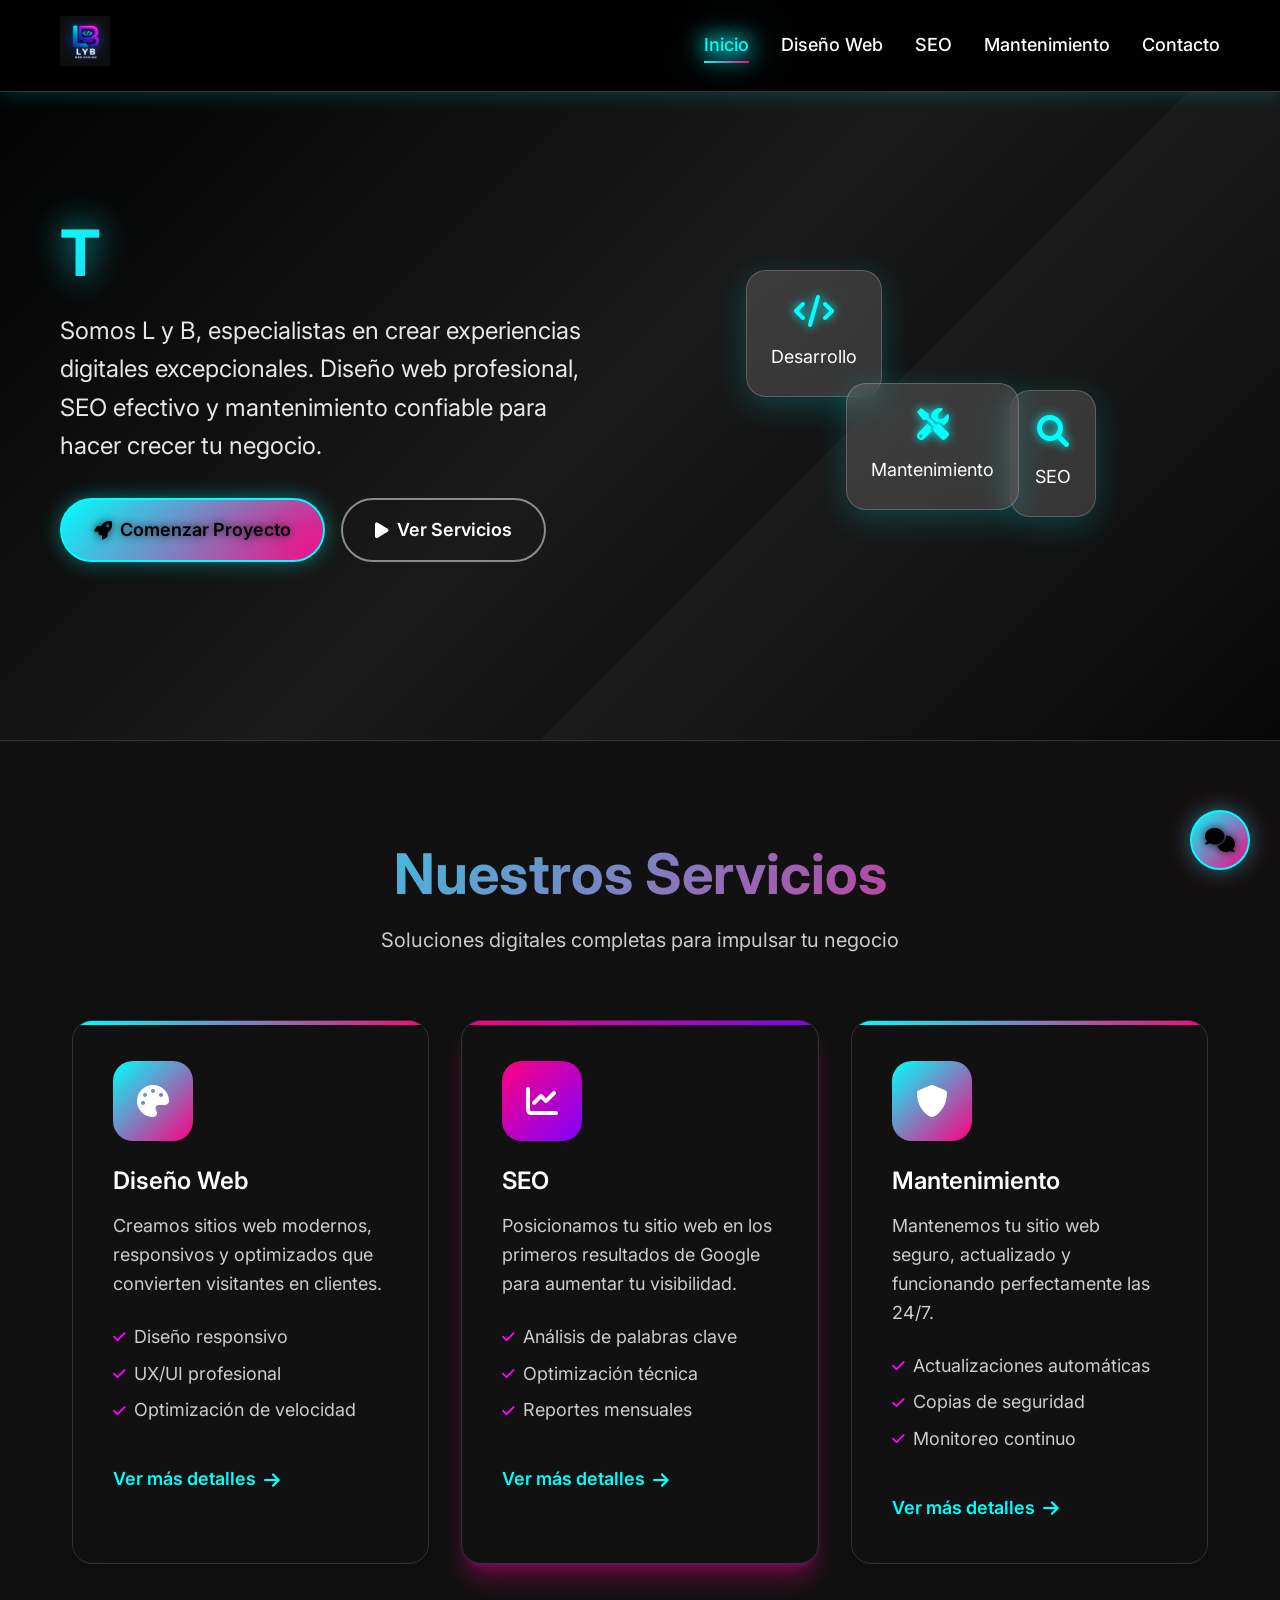
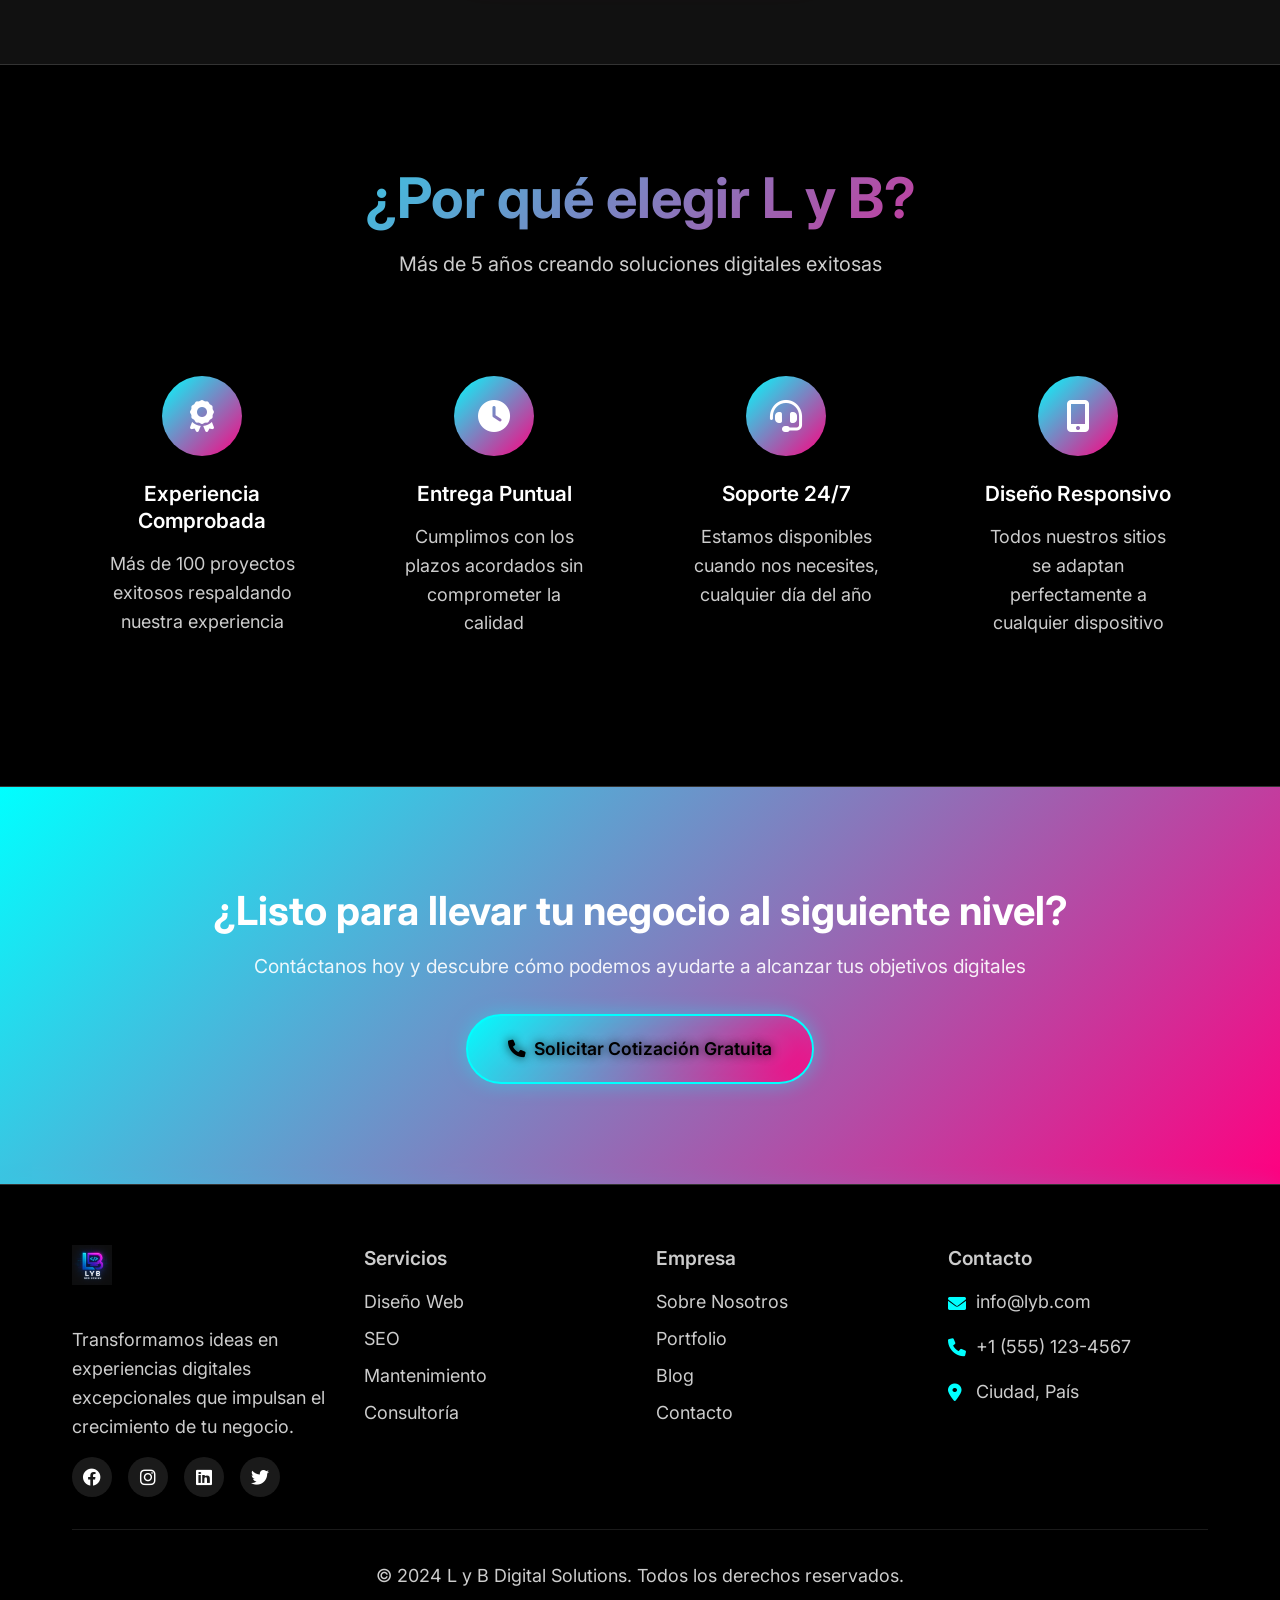
<file: index.html>
<!DOCTYPE html>
<html lang="es">
<head>
    <meta charset="UTF-8">
    <meta name="viewport" content="width=device-width, initial-scale=1.0">
    <title>L y B - Diseño Web Profesional | SEO | Mantenimiento</title>
    <meta name="description" content="L y B ofrece servicios profesionales de diseño web, SEO y mantenimiento. Impulsa tu negocio online con nuestras soluciones digitales.">
    <link rel="stylesheet" href="styles.css">
    <link href="https://fonts.googleapis.com/css2?family=Inter:wght@300;400;500;600;700&display=swap" rel="stylesheet">
    <link rel="stylesheet" href="https://cdnjs.cloudflare.com/ajax/libs/font-awesome/6.0.0/css/all.min.css">
</head>
<body>
    <!-- Header -->
    <header class="header">
        <nav class="navbar">
            <div class="nav-container">
                <div class="nav-logo">
                    <img src="logo neon.png" alt="L y B Digital Solutions" class="logo-img">
                </div>
                <ul class="nav-menu">
                    <li><a href="index.html" class="nav-link active">Inicio</a></li>
                    <li><a href="diseno-web.html" class="nav-link">Diseño Web</a></li>
                    <li><a href="seo.html" class="nav-link">SEO</a></li>
                    <li><a href="mantenimiento.html" class="nav-link">Mantenimiento</a></li>
                    <li><a href="contacto.html" class="nav-link">Contacto</a></li>
                </ul>
                <div class="hamburger">
                    <span></span>
                    <span></span>
                    <span></span>
                </div>
            </div>
        </nav>
    </header>

    <!-- Hero Section -->
    <section class="hero">
        <div class="hero-container">
            <div class="hero-content">
                <h1 class="hero-title">
                    Transformamos tu visión digital en realidad
                </h1>
                <p class="hero-description">
                    Somos L y B, especialistas en crear experiencias digitales excepcionales. 
                    Diseño web profesional, SEO efectivo y mantenimiento confiable para hacer crecer tu negocio.
                </p>
                <div class="hero-buttons">
                    <a href="contacto.html" class="btn btn-primary">
                        <i class="fas fa-rocket"></i>
                        Comenzar Proyecto
                    </a>
                    <a href="#servicios" class="btn btn-secondary">
                        <i class="fas fa-play"></i>
                        Ver Servicios
                    </a>
                </div>
            </div>
            <div class="hero-image">
                <div class="hero-graphic">
                    <div class="floating-card card-1">
                        <i class="fas fa-code"></i>
                        <span>Desarrollo</span>
                    </div>
                    <div class="floating-card card-2">
                        <i class="fas fa-search"></i>
                        <span>SEO</span>
                    </div>
                    <div class="floating-card card-3">
                        <i class="fas fa-tools"></i>
                        <span>Mantenimiento</span>
                    </div>
                </div>
            </div>
        </div>
    </section>

    <!-- Services Overview -->
    <section id="servicios" class="services-overview">
        <div class="container">
            <div class="section-header">
                <h2>Nuestros Servicios</h2>
                <p>Soluciones digitales completas para impulsar tu negocio</p>
            </div>
            <div class="services-grid">
                <div class="service-card">
                    <div class="service-icon">
                        <i class="fas fa-palette"></i>
                    </div>
                    <h3>Diseño Web</h3>
                    <p>Creamos sitios web modernos, responsivos y optimizados que convierten visitantes en clientes.</p>
                    <ul class="service-features">
                        <li><i class="fas fa-check"></i> Diseño responsivo</li>
                        <li><i class="fas fa-check"></i> UX/UI profesional</li>
                        <li><i class="fas fa-check"></i> Optimización de velocidad</li>
                    </ul>
                    <a href="diseno-web.html" class="service-btn">
                        Ver más detalles <i class="fas fa-arrow-right"></i>
                    </a>
                </div>

                <div class="service-card featured">
                    <div class="service-icon">
                        <i class="fas fa-chart-line"></i>
                    </div>
                    <h3>SEO</h3>
                    <p>Posicionamos tu sitio web en los primeros resultados de Google para aumentar tu visibilidad.</p>
                    <ul class="service-features">
                        <li><i class="fas fa-check"></i> Análisis de palabras clave</li>
                        <li><i class="fas fa-check"></i> Optimización técnica</li>
                        <li><i class="fas fa-check"></i> Reportes mensuales</li>
                    </ul>
                    <a href="seo.html" class="service-btn">
                        Ver más detalles <i class="fas fa-arrow-right"></i>
                    </a>
                </div>

                <div class="service-card">
                    <div class="service-icon">
                        <i class="fas fa-shield-alt"></i>
                    </div>
                    <h3>Mantenimiento</h3>
                    <p>Mantenemos tu sitio web seguro, actualizado y funcionando perfectamente las 24/7.</p>
                    <ul class="service-features">
                        <li><i class="fas fa-check"></i> Actualizaciones automáticas</li>
                        <li><i class="fas fa-check"></i> Copias de seguridad</li>
                        <li><i class="fas fa-check"></i> Monitoreo continuo</li>
                    </ul>
                    <a href="mantenimiento.html" class="service-btn">
                        Ver más detalles <i class="fas fa-arrow-right"></i>
                    </a>
                </div>
            </div>
        </div>
    </section>

    <!-- Why Choose Us -->
    <section class="why-choose-us">
        <div class="container">
            <div class="section-header">
                <h2>¿Por qué elegir L y B?</h2>
                <p>Más de 5 años creando soluciones digitales exitosas</p>
            </div>
            <div class="features-grid">
                <div class="feature-item">
                    <div class="feature-icon">
                        <i class="fas fa-award"></i>
                    </div>
                    <h3>Experiencia Comprobada</h3>
                    <p>Más de 100 proyectos exitosos respaldando nuestra experiencia</p>
                </div>
                <div class="feature-item">
                    <div class="feature-icon">
                        <i class="fas fa-clock"></i>
                    </div>
                    <h3>Entrega Puntual</h3>
                    <p>Cumplimos con los plazos acordados sin comprometer la calidad</p>
                </div>
                <div class="feature-item">
                    <div class="feature-icon">
                        <i class="fas fa-headset"></i>
                    </div>
                    <h3>Soporte 24/7</h3>
                    <p>Estamos disponibles cuando nos necesites, cualquier día del año</p>
                </div>
                <div class="feature-item">
                    <div class="feature-icon">
                        <i class="fas fa-mobile-alt"></i>
                    </div>
                    <h3>Diseño Responsivo</h3>
                    <p>Todos nuestros sitios se adaptan perfectamente a cualquier dispositivo</p>
                </div>
            </div>
        </div>
    </section>

    <!-- CTA Section -->
    <section class="cta-section">
        <div class="container">
            <div class="cta-content">
                <h2>¿Listo para llevar tu negocio al siguiente nivel?</h2>
                <p>Contáctanos hoy y descubre cómo podemos ayudarte a alcanzar tus objetivos digitales</p>
                <a href="contacto.html" class="btn btn-primary btn-large">
                    <i class="fas fa-phone"></i>
                    Solicitar Cotización Gratuita
                </a>
            </div>
        </div>
    </section>

    <!-- Footer -->
    <footer class="footer">
        <div class="container">
            <div class="footer-content">
                <div class="footer-section">
                    <div class="footer-logo">
                        <img src="logo neon.png" alt="L y B Digital Solutions" class="footer-logo-img">
                    </div>
                    <p>Transformamos ideas en experiencias digitales excepcionales que impulsan el crecimiento de tu negocio.</p>
                    <div class="social-links">
                        <a href="#"><i class="fab fa-facebook"></i></a>
                        <a href="#"><i class="fab fa-instagram"></i></a>
                        <a href="#"><i class="fab fa-linkedin"></i></a>
                        <a href="#"><i class="fab fa-twitter"></i></a>
                    </div>
                </div>
                <div class="footer-section">
                    <h4>Servicios</h4>
                    <ul>
                        <li><a href="diseno-web.html">Diseño Web</a></li>
                        <li><a href="seo.html">SEO</a></li>
                        <li><a href="mantenimiento.html">Mantenimiento</a></li>
                        <li><a href="contacto.html">Consultoría</a></li>
                    </ul>
                </div>
                <div class="footer-section">
                    <h4>Empresa</h4>
                    <ul>
                        <li><a href="#">Sobre Nosotros</a></li>
                        <li><a href="#">Portfolio</a></li>
                        <li><a href="#">Blog</a></li>
                        <li><a href="contacto.html">Contacto</a></li>
                    </ul>
                </div>
                <div class="footer-section">
                    <h4>Contacto</h4>
                    <div class="contact-info">
                        <p><i class="fas fa-envelope"></i> info@lyb.com</p>
                        <p><i class="fas fa-phone"></i> +1 (555) 123-4567</p>
                        <p><i class="fas fa-map-marker-alt"></i> Ciudad, País</p>
                    </div>
                </div>
            </div>
            <div class="footer-bottom">
                <p>&copy; 2024 L y B Digital Solutions. Todos los derechos reservados.</p>
            </div>
        </div>
    </footer>

    <!-- Chatbot Button -->
    <div class="chatbot-button" id="chatbotButton">
        <i class="fas fa-comments"></i>
    </div>

    <script src="script.js"></script>
</body>
</html>
</file>
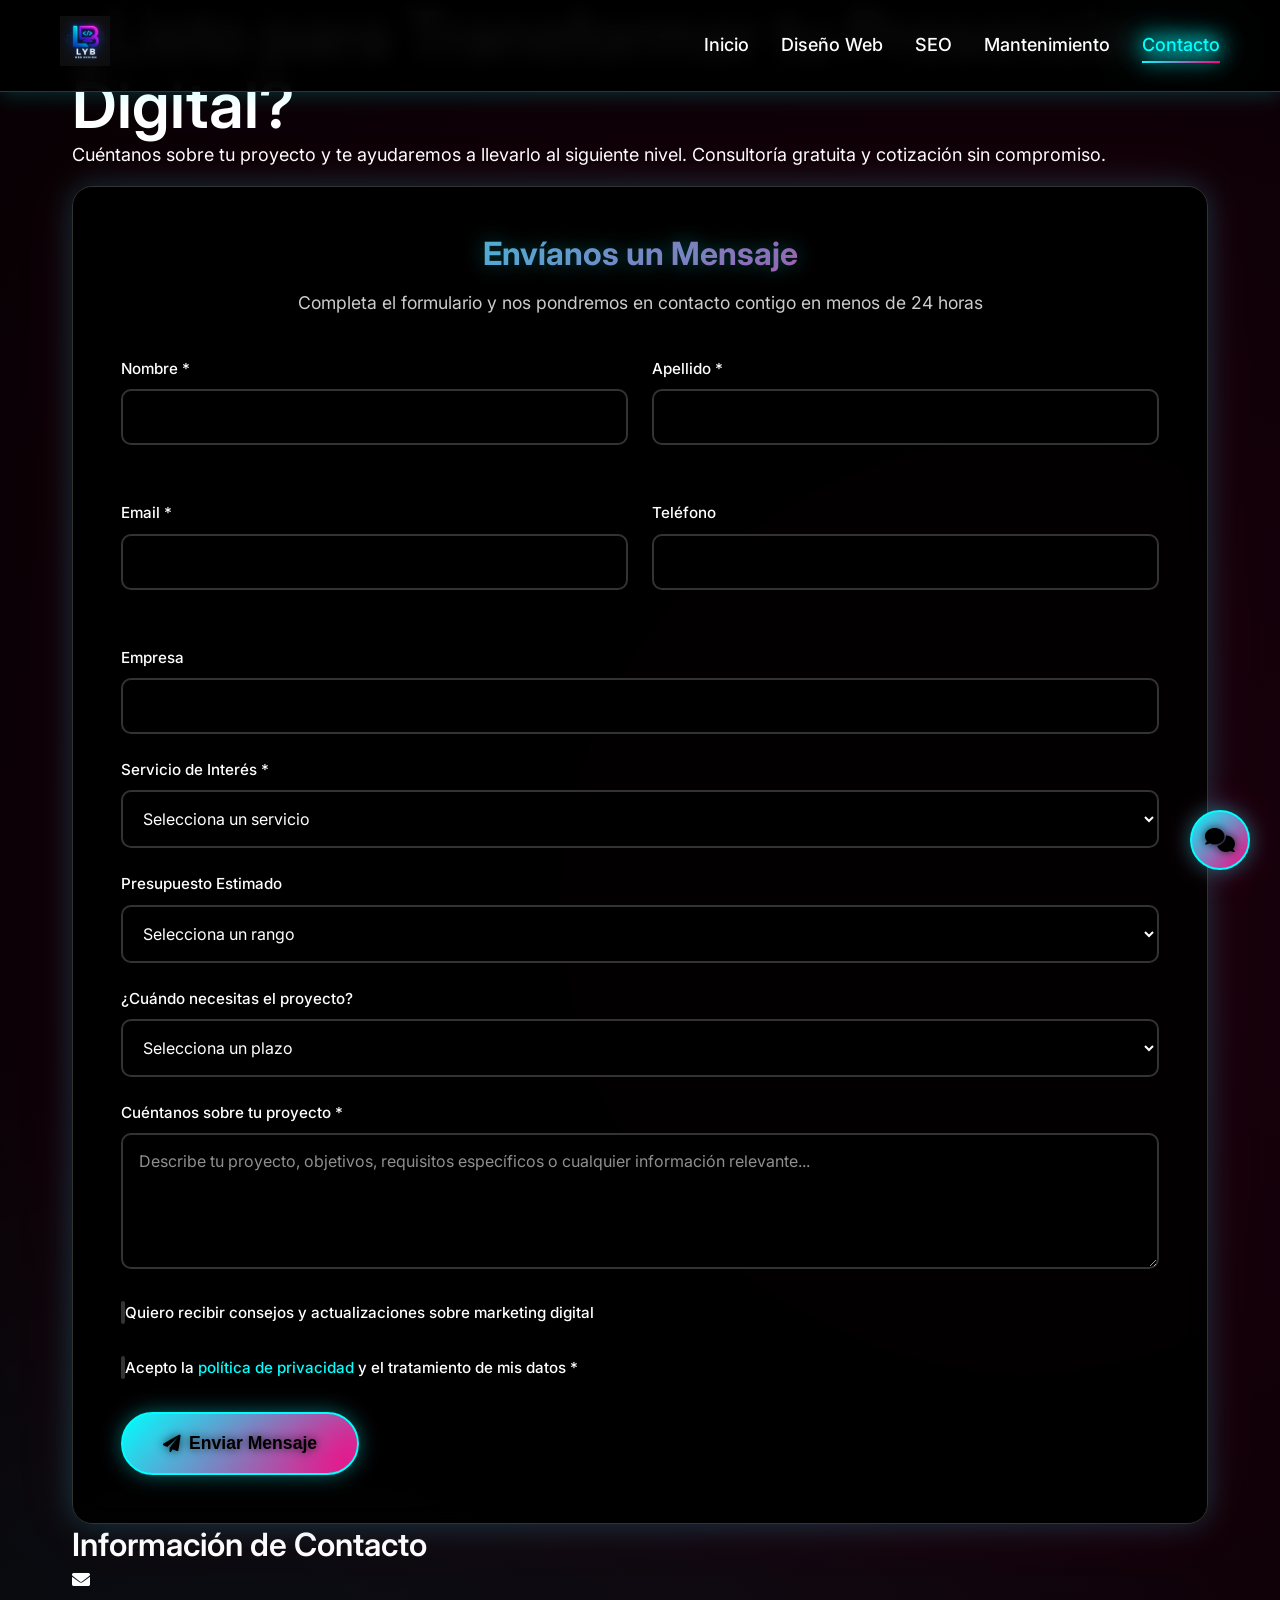
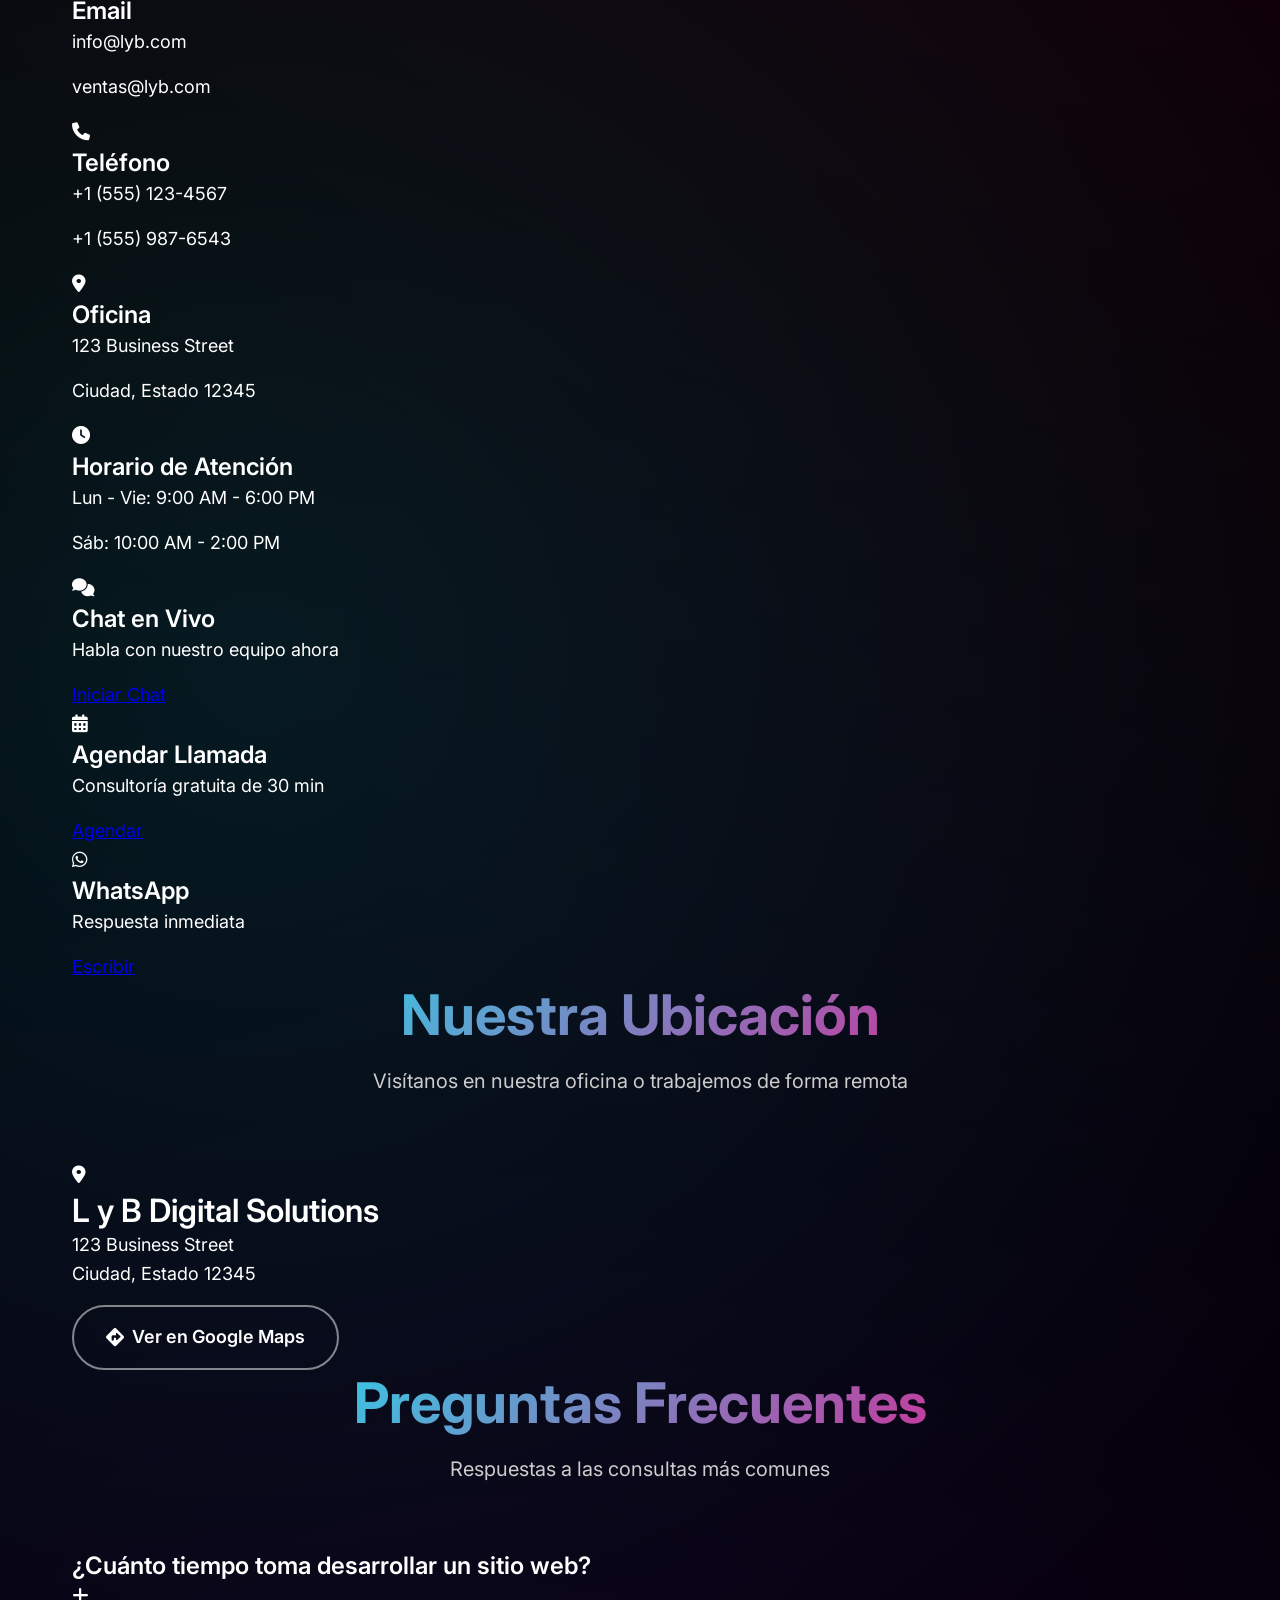
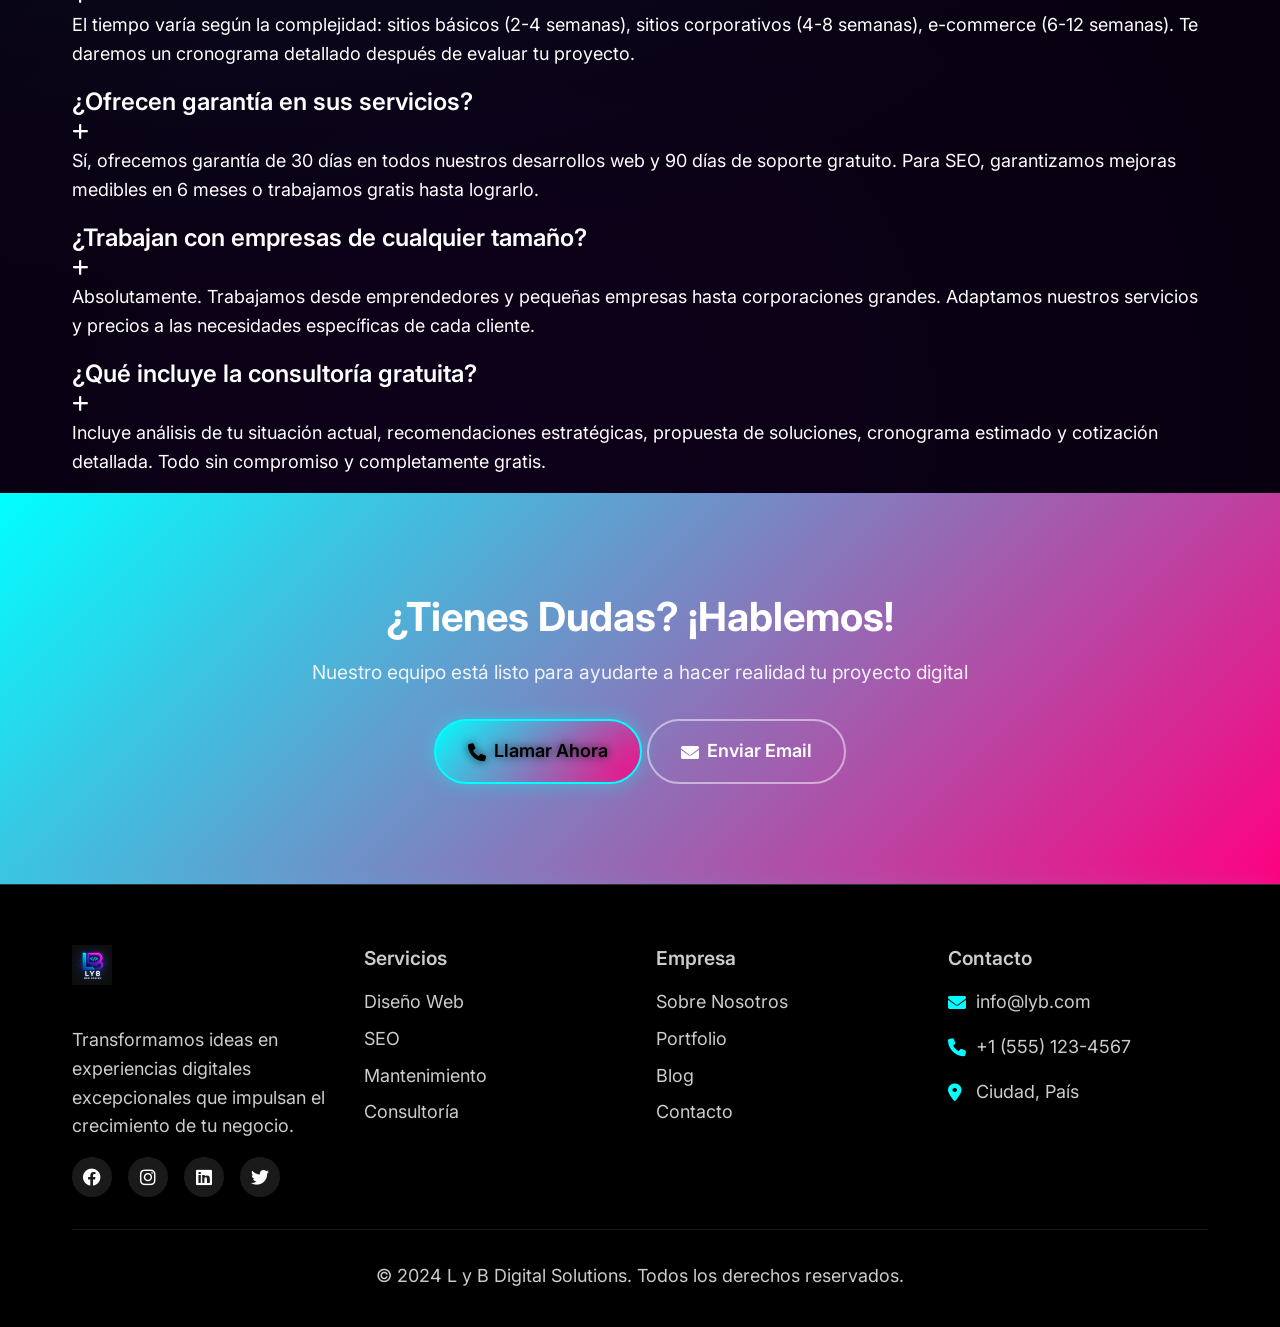
<file: contacto.html>
<!DOCTYPE html>
<html lang="es">
<head>
    <meta charset="UTF-8">
    <meta name="viewport" content="width=device-width, initial-scale=1.0">
    <title>Contacto - L y B Digital Solutions</title>
    <meta name="description" content="Contáctanos para tu proyecto web. Diseño web, SEO y mantenimiento profesional. Cotización gratuita y consultoría personalizada.">
    <link rel="stylesheet" href="styles.css">
    <link href="https://fonts.googleapis.com/css2?family=Inter:wght@300;400;500;600;700&display=swap" rel="stylesheet">
    <link rel="stylesheet" href="https://cdnjs.cloudflare.com/ajax/libs/font-awesome/6.0.0/css/all.min.css">
</head>
<body>
    <!-- Header -->
    <header class="header">
        <nav class="navbar">
            <div class="nav-container">
                <div class="nav-logo">
                    <img src="logo neon.png" alt="L y B Digital Solutions" class="logo-img">
                </div>
                <ul class="nav-menu">
                    <li><a href="index.html" class="nav-link">Inicio</a></li>
                    <li><a href="diseno-web.html" class="nav-link">Diseño Web</a></li>
                    <li><a href="seo.html" class="nav-link">SEO</a></li>
                    <li><a href="mantenimiento.html" class="nav-link">Mantenimiento</a></li>
                    <li><a href="contacto.html" class="nav-link active">Contacto</a></li>
                </ul>
                <div class="hamburger">
                    <span></span>
                    <span></span>
                    <span></span>
                </div>
            </div>
        </nav>
    </header>

    <!-- Hero Section -->
    <section class="contact-hero">
        <div class="container">
            <div class="contact-hero-content">
                <h1>¿Listo para Transformar tu Presencia Digital?</h1>
                <p>Cuéntanos sobre tu proyecto y te ayudaremos a llevarlo al siguiente nivel. Consultoría gratuita y cotización sin compromiso.</p>
            </div>
        </div>
    </section>

    <!-- Contact Section -->
    <section class="contact-section">
        <div class="container">
            <div class="contact-grid">
                <!-- Contact Form -->
                <div class="contact-form-container">
                    <div class="form-header">
                        <h2>Envíanos un Mensaje</h2>
                        <p>Completa el formulario y nos pondremos en contacto contigo en menos de 24 horas</p>
                    </div>
                    
                    <form class="contact-form" id="contactForm">
                        <div class="form-row">
                            <div class="form-group">
                                <label for="firstName">Nombre *</label>
                                <input type="text" id="firstName" name="firstName" required>
                                <span class="error-message"></span>
                            </div>
                            <div class="form-group">
                                <label for="lastName">Apellido *</label>
                                <input type="text" id="lastName" name="lastName" required>
                                <span class="error-message"></span>
                            </div>
                        </div>
                        
                        <div class="form-row">
                            <div class="form-group">
                                <label for="email">Email *</label>
                                <input type="email" id="email" name="email" required>
                                <span class="error-message"></span>
                            </div>
                            <div class="form-group">
                                <label for="phone">Teléfono</label>
                                <input type="tel" id="phone" name="phone">
                                <span class="error-message"></span>
                            </div>
                        </div>
                        
                        <div class="form-group">
                            <label for="company">Empresa</label>
                            <input type="text" id="company" name="company">
                        </div>
                        
                        <div class="form-group">
                            <label for="service">Servicio de Interés *</label>
                            <select id="service" name="service" required>
                                <option value="">Selecciona un servicio</option>
                                <option value="diseno-web">Diseño Web</option>
                                <option value="seo">SEO</option>
                                <option value="mantenimiento">Mantenimiento Web</option>
                                <option value="consultoria">Consultoría Digital</option>
                                <option value="multiple">Múltiples Servicios</option>
                                <option value="otro">Otro</option>
                            </select>
                            <span class="error-message"></span>
                        </div>
                        
                        <div class="form-group">
                            <label for="budget">Presupuesto Estimado</label>
                            <select id="budget" name="budget">
                                <option value="">Selecciona un rango</option>
                                <option value="500-1000">$500 - $1,000</option>
                                <option value="1000-2500">$1,000 - $2,500</option>
                                <option value="2500-5000">$2,500 - $5,000</option>
                                <option value="5000-10000">$5,000 - $10,000</option>
                                <option value="10000+">$10,000+</option>
                                <option value="no-seguro">No estoy seguro</option>
                            </select>
                        </div>
                        
                        <div class="form-group">
                            <label for="timeline">¿Cuándo necesitas el proyecto?</label>
                            <select id="timeline" name="timeline">
                                <option value="">Selecciona un plazo</option>
                                <option value="inmediato">Lo antes posible</option>
                                <option value="1-mes">En 1 mes</option>
                                <option value="2-3-meses">En 2-3 meses</option>
                                <option value="3-6-meses">En 3-6 meses</option>
                                <option value="flexible">Soy flexible</option>
                            </select>
                        </div>
                        
                        <div class="form-group">
                            <label for="message">Cuéntanos sobre tu proyecto *</label>
                            <textarea id="message" name="message" rows="5" placeholder="Describe tu proyecto, objetivos, requisitos específicos o cualquier información relevante..." required></textarea>
                            <span class="error-message"></span>
                        </div>
                        
                        <div class="form-group checkbox-group">
                            <label class="checkbox-label">
                                <input type="checkbox" id="newsletter" name="newsletter">
                                <span class="checkmark"></span>
                                Quiero recibir consejos y actualizaciones sobre marketing digital
                            </label>
                        </div>
                        
                        <div class="form-group checkbox-group">
                            <label class="checkbox-label">
                                <input type="checkbox" id="privacy" name="privacy" required>
                                <span class="checkmark"></span>
                                Acepto la <a href="#" target="_blank">política de privacidad</a> y el tratamiento de mis datos *
                            </label>
                            <span class="error-message"></span>
                        </div>
                        
                        <button type="submit" class="btn btn-primary btn-large" id="submitBtn">
                            <i class="fas fa-paper-plane"></i>
                            <span>Enviar Mensaje</span>
                            <div class="loading-spinner" style="display: none;">
                                <i class="fas fa-spinner fa-spin"></i>
                            </div>
                        </button>
                        
                        <div class="form-success" id="formSuccess" style="display: none;">
                            <i class="fas fa-check-circle"></i>
                            <h3>¡Mensaje Enviado!</h3>
                            <p>Gracias por contactarnos. Nos pondremos en contacto contigo en menos de 24 horas.</p>
                        </div>
                    </form>
                </div>
                
                <!-- Contact Info -->
                <div class="contact-info-container">
                    <div class="contact-info-card">
                        <h3>Información de Contacto</h3>
                        <div class="contact-item">
                            <div class="contact-icon">
                                <i class="fas fa-envelope"></i>
                            </div>
                            <div class="contact-details">
                                <h4>Email</h4>
                                <p>info@lyb.com</p>
                                <p>ventas@lyb.com</p>
                            </div>
                        </div>
                        
                        <div class="contact-item">
                            <div class="contact-icon">
                                <i class="fas fa-phone"></i>
                            </div>
                            <div class="contact-details">
                                <h4>Teléfono</h4>
                                <p>+1 (555) 123-4567</p>
                                <p>+1 (555) 987-6543</p>
                            </div>
                        </div>
                        
                        <div class="contact-item">
                            <div class="contact-icon">
                                <i class="fas fa-map-marker-alt"></i>
                            </div>
                            <div class="contact-details">
                                <h4>Oficina</h4>
                                <p>123 Business Street</p>
                                <p>Ciudad, Estado 12345</p>
                            </div>
                        </div>
                        
                        <div class="contact-item">
                            <div class="contact-icon">
                                <i class="fas fa-clock"></i>
                            </div>
                            <div class="contact-details">
                                <h4>Horario de Atención</h4>
                                <p>Lun - Vie: 9:00 AM - 6:00 PM</p>
                                <p>Sáb: 10:00 AM - 2:00 PM</p>
                            </div>
                        </div>
                    </div>
                    
                    <!-- Quick Contact Cards -->
                    <div class="quick-contact-cards">
                        <div class="quick-contact-card">
                            <div class="quick-contact-icon">
                                <i class="fas fa-comments"></i>
                            </div>
                            <h4>Chat en Vivo</h4>
                            <p>Habla con nuestro equipo ahora</p>
                            <a href="#" class="quick-contact-btn">Iniciar Chat</a>
                        </div>
                        
                        <div class="quick-contact-card">
                            <div class="quick-contact-icon">
                                <i class="fas fa-calendar-alt"></i>
                            </div>
                            <h4>Agendar Llamada</h4>
                            <p>Consultoría gratuita de 30 min</p>
                            <a href="#" class="quick-contact-btn">Agendar</a>
                        </div>
                        
                        <div class="quick-contact-card">
                            <div class="quick-contact-icon">
                                <i class="fab fa-whatsapp"></i>
                            </div>
                            <h4>WhatsApp</h4>
                            <p>Respuesta inmediata</p>
                            <a href="https://wa.me/15551234567" class="quick-contact-btn" target="_blank">Escribir</a>
                        </div>
                    </div>
                </div>
            </div>
        </div>
    </section>

    <!-- Map Section -->
    <section class="map-section">
        <div class="container">
            <div class="section-header">
                <h2>Nuestra Ubicación</h2>
                <p>Visítanos en nuestra oficina o trabajemos de forma remota</p>
            </div>
            <div class="map-container">
                <div class="map-placeholder">
                    <div class="map-content">
                        <i class="fas fa-map-marker-alt"></i>
                        <h3>L y B Digital Solutions</h3>
                        <p>123 Business Street<br>Ciudad, Estado 12345</p>
                        <a href="https://maps.google.com" target="_blank" class="btn btn-secondary">
                            <i class="fas fa-directions"></i>
                            Ver en Google Maps
                        </a>
                    </div>
                </div>
            </div>
        </div>
    </section>

    <!-- FAQ Section -->
    <section class="faq-section">
        <div class="container">
            <div class="section-header">
                <h2>Preguntas Frecuentes</h2>
                <p>Respuestas a las consultas más comunes</p>
            </div>
            <div class="faq-grid">
                <div class="faq-item">
                    <div class="faq-question">
                        <h4>¿Cuánto tiempo toma desarrollar un sitio web?</h4>
                        <i class="fas fa-plus"></i>
                    </div>
                    <div class="faq-answer">
                        <p>El tiempo varía según la complejidad: sitios básicos (2-4 semanas), sitios corporativos (4-8 semanas), e-commerce (6-12 semanas). Te daremos un cronograma detallado después de evaluar tu proyecto.</p>
                    </div>
                </div>
                <div class="faq-item">
                    <div class="faq-question">
                        <h4>¿Ofrecen garantía en sus servicios?</h4>
                        <i class="fas fa-plus"></i>
                    </div>
                    <div class="faq-answer">
                        <p>Sí, ofrecemos garantía de 30 días en todos nuestros desarrollos web y 90 días de soporte gratuito. Para SEO, garantizamos mejoras medibles en 6 meses o trabajamos gratis hasta lograrlo.</p>
                    </div>
                </div>
                <div class="faq-item">
                    <div class="faq-question">
                        <h4>¿Trabajan con empresas de cualquier tamaño?</h4>
                        <i class="fas fa-plus"></i>
                    </div>
                    <div class="faq-answer">
                        <p>Absolutamente. Trabajamos desde emprendedores y pequeñas empresas hasta corporaciones grandes. Adaptamos nuestros servicios y precios a las necesidades específicas de cada cliente.</p>
                    </div>
                </div>
                <div class="faq-item">
                    <div class="faq-question">
                        <h4>¿Qué incluye la consultoría gratuita?</h4>
                        <i class="fas fa-plus"></i>
                    </div>
                    <div class="faq-answer">
                        <p>Incluye análisis de tu situación actual, recomendaciones estratégicas, propuesta de soluciones, cronograma estimado y cotización detallada. Todo sin compromiso y completamente gratis.</p>
                    </div>
                </div>
            </div>
        </div>
    </section>

    <!-- CTA Section -->
    <section class="cta-section">
        <div class="container">
            <div class="cta-content">
                <h2>¿Tienes Dudas? ¡Hablemos!</h2>
                <p>Nuestro equipo está listo para ayudarte a hacer realidad tu proyecto digital</p>
                <div class="cta-buttons">
                    <a href="tel:+15551234567" class="btn btn-primary">
                        <i class="fas fa-phone"></i>
                        Llamar Ahora
                    </a>
                    <a href="mailto:info@lyb.com" class="btn btn-secondary">
                        <i class="fas fa-envelope"></i>
                        Enviar Email
                    </a>
                </div>
            </div>
        </div>
    </section>

    <!-- Footer -->
    <footer class="footer">
        <div class="container">
            <div class="footer-content">
                <div class="footer-section">
                    <div class="footer-logo">
                        <img src="logo neon.png" alt="L y B Digital Solutions" class="footer-logo-img">
                    </div>
                    <p>Transformamos ideas en experiencias digitales excepcionales que impulsan el crecimiento de tu negocio.</p>
                    <div class="social-links">
                        <a href="#"><i class="fab fa-facebook"></i></a>
                        <a href="#"><i class="fab fa-instagram"></i></a>
                        <a href="#"><i class="fab fa-linkedin"></i></a>
                        <a href="#"><i class="fab fa-twitter"></i></a>
                    </div>
                </div>
                <div class="footer-section">
                    <h4>Servicios</h4>
                    <ul>
                        <li><a href="diseno-web.html">Diseño Web</a></li>
                        <li><a href="seo.html">SEO</a></li>
                        <li><a href="mantenimiento.html">Mantenimiento</a></li>
                        <li><a href="contacto.html">Consultoría</a></li>
                    </ul>
                </div>
                <div class="footer-section">
                    <h4>Empresa</h4>
                    <ul>
                        <li><a href="#">Sobre Nosotros</a></li>
                        <li><a href="#">Portfolio</a></li>
                        <li><a href="#">Blog</a></li>
                        <li><a href="contacto.html">Contacto</a></li>
                    </ul>
                </div>
                <div class="footer-section">
                    <h4>Contacto</h4>
                    <div class="contact-info">
                        <p><i class="fas fa-envelope"></i> info@lyb.com</p>
                        <p><i class="fas fa-phone"></i> +1 (555) 123-4567</p>
                        <p><i class="fas fa-map-marker-alt"></i> Ciudad, País</p>
                    </div>
                </div>
            </div>
            <div class="footer-bottom">
                <p>&copy; 2024 L y B Digital Solutions. Todos los derechos reservados.</p>
            </div>
        </div>
    </footer>

    <script src="script.js"></script>
    <script>
        // Contact form specific JavaScript
        document.addEventListener('DOMContentLoaded', function() {
            const form = document.getElementById('contactForm');
            const submitBtn = document.getElementById('submitBtn');
            const formSuccess = document.getElementById('formSuccess');
            
            // Form validation
            function validateForm() {
                let isValid = true;
                const requiredFields = form.querySelectorAll('[required]');
                
                requiredFields.forEach(field => {
                    const errorSpan = field.parentNode.querySelector('.error-message');
                    
                    if (!field.value.trim()) {
                        showError(field, 'Este campo es obligatorio');
                        isValid = false;
                    } else {
                        clearError(field);
                        
                        // Email validation
                        if (field.type === 'email' && !isValidEmail(field.value)) {
                            showError(field, 'Por favor ingresa un email válido');
                            isValid = false;
                        }
                    }
                });
                
                return isValid;
            }
            
            function showError(field, message) {
                const errorSpan = field.parentNode.querySelector('.error-message');
                field.classList.add('error');
                errorSpan.textContent = message;
                errorSpan.style.display = 'block';
            }
            
            function clearError(field) {
                const errorSpan = field.parentNode.querySelector('.error-message');
                field.classList.remove('error');
                errorSpan.textContent = '';
                errorSpan.style.display = 'none';
            }
            
            function isValidEmail(email) {
                const emailRegex = /^[^\s@]+@[^\s@]+\.[^\s@]+$/;
                return emailRegex.test(email);
            }
            
            // Form submission
            form.addEventListener('submit', function(e) {
                e.preventDefault();
                
                if (validateForm()) {
                    // Show loading state
                    submitBtn.disabled = true;
                    submitBtn.querySelector('span').style.display = 'none';
                    submitBtn.querySelector('.loading-spinner').style.display = 'inline-block';
                    
                    // Simulate form submission (replace with actual submission logic)
                    setTimeout(() => {
                        // Hide form and show success message
                        form.style.display = 'none';
                        formSuccess.style.display = 'block';
                        
                        // Reset form after showing success
                        setTimeout(() => {
                            form.reset();
                            form.style.display = 'block';
                            formSuccess.style.display = 'none';
                            submitBtn.disabled = false;
                            submitBtn.querySelector('span').style.display = 'inline';
                            submitBtn.querySelector('.loading-spinner').style.display = 'none';
                        }, 3000);
                    }, 2000);
                }
            });
            
            // Real-time validation
            const inputs = form.querySelectorAll('input, select, textarea');
            inputs.forEach(input => {
                input.addEventListener('blur', function() {
                    if (this.hasAttribute('required') && !this.value.trim()) {
                        showError(this, 'Este campo es obligatorio');
                    } else if (this.type === 'email' && this.value && !isValidEmail(this.value)) {
                        showError(this, 'Por favor ingresa un email válido');
                    } else {
                        clearError(this);
                    }
                });
            });
        });
    </script>

    <!-- Chatbot Button -->
    <div class="chatbot-button" id="chatbotButton">
        <i class="fas fa-comments"></i>
    </div>
</body>
</html>
</file>
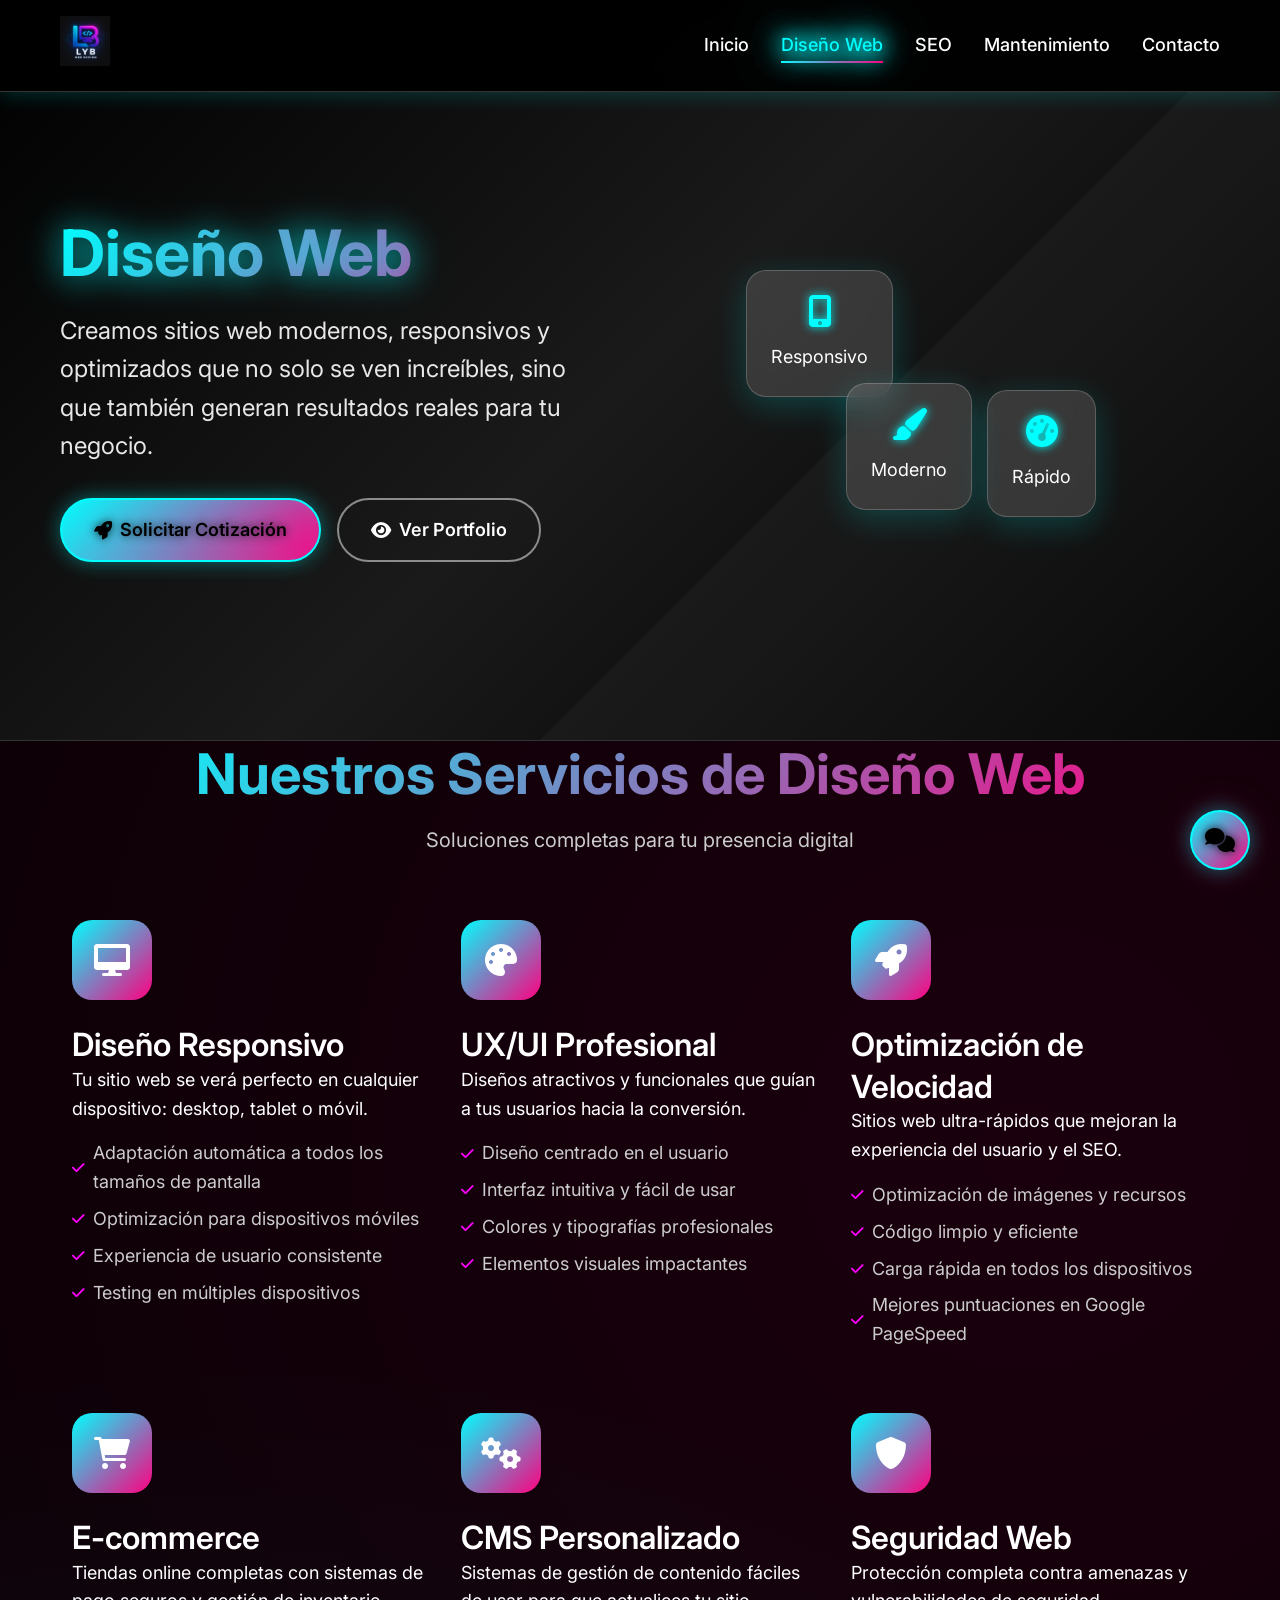
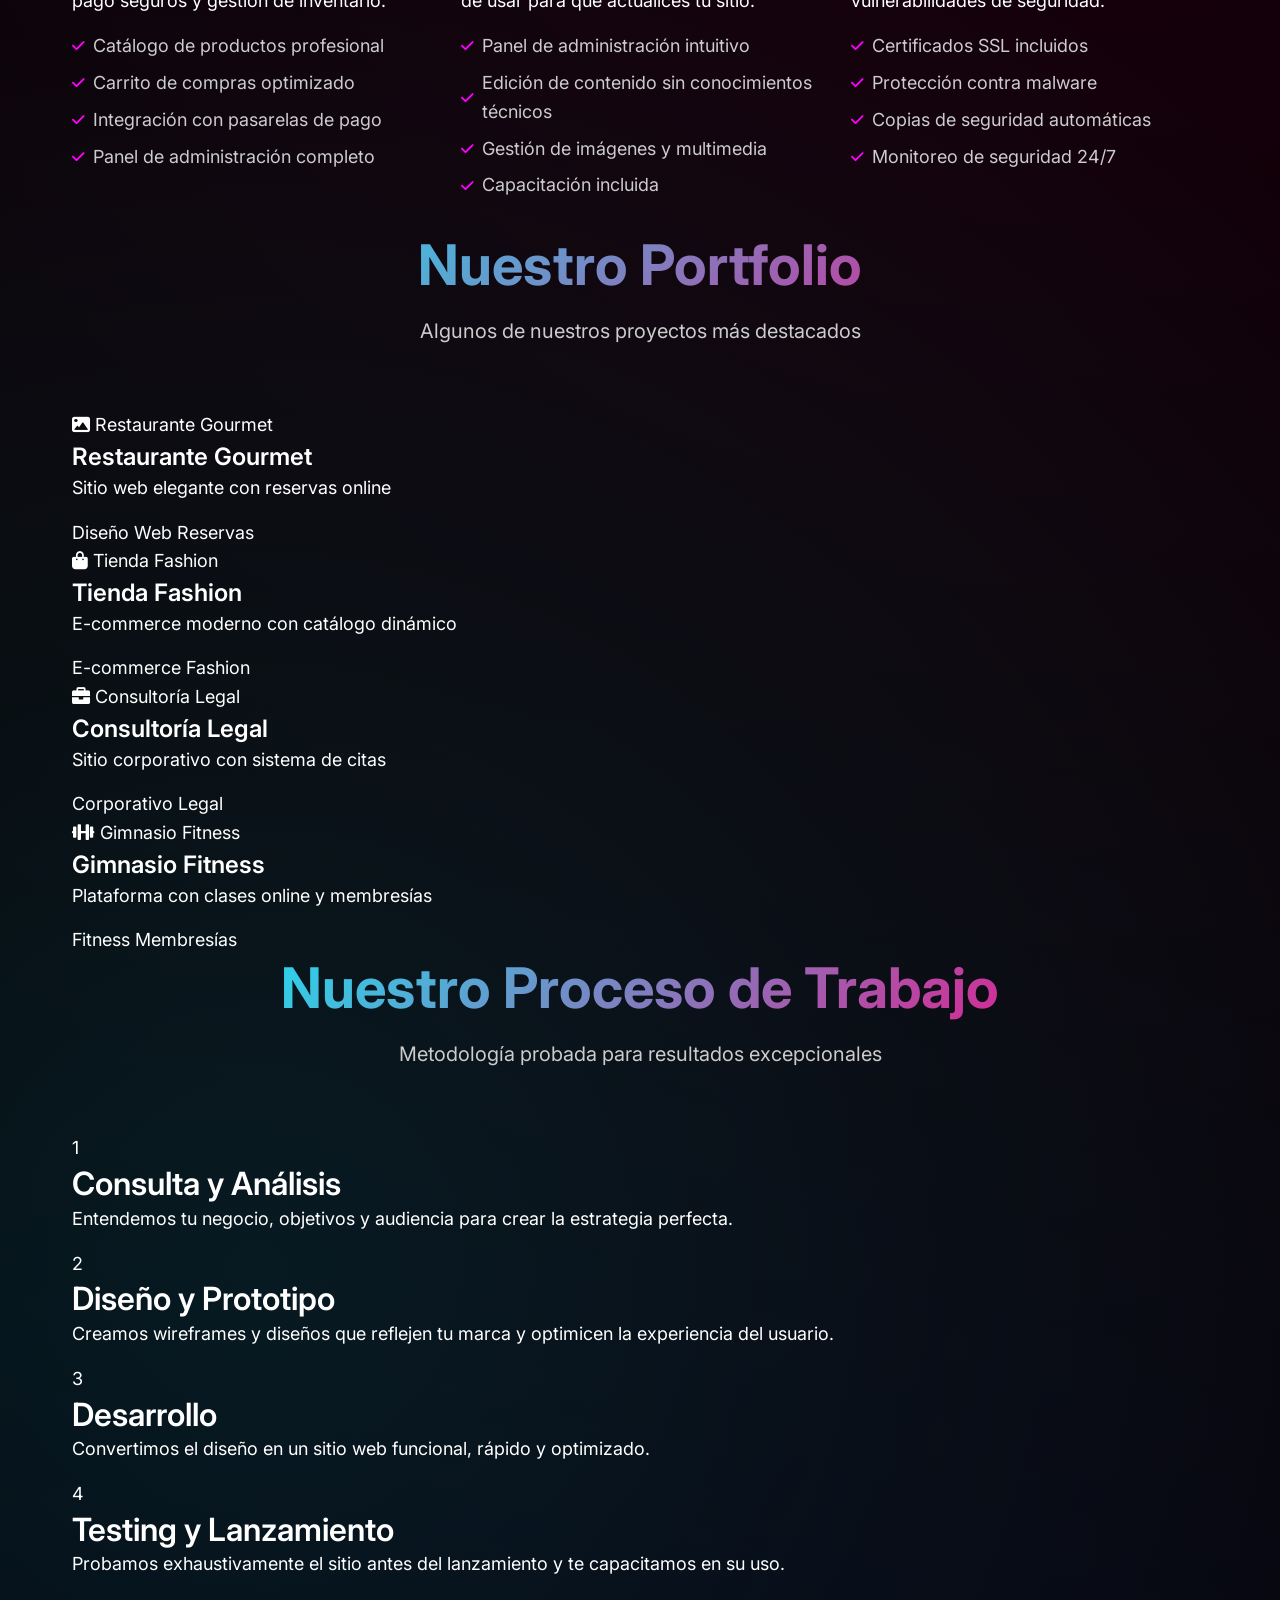
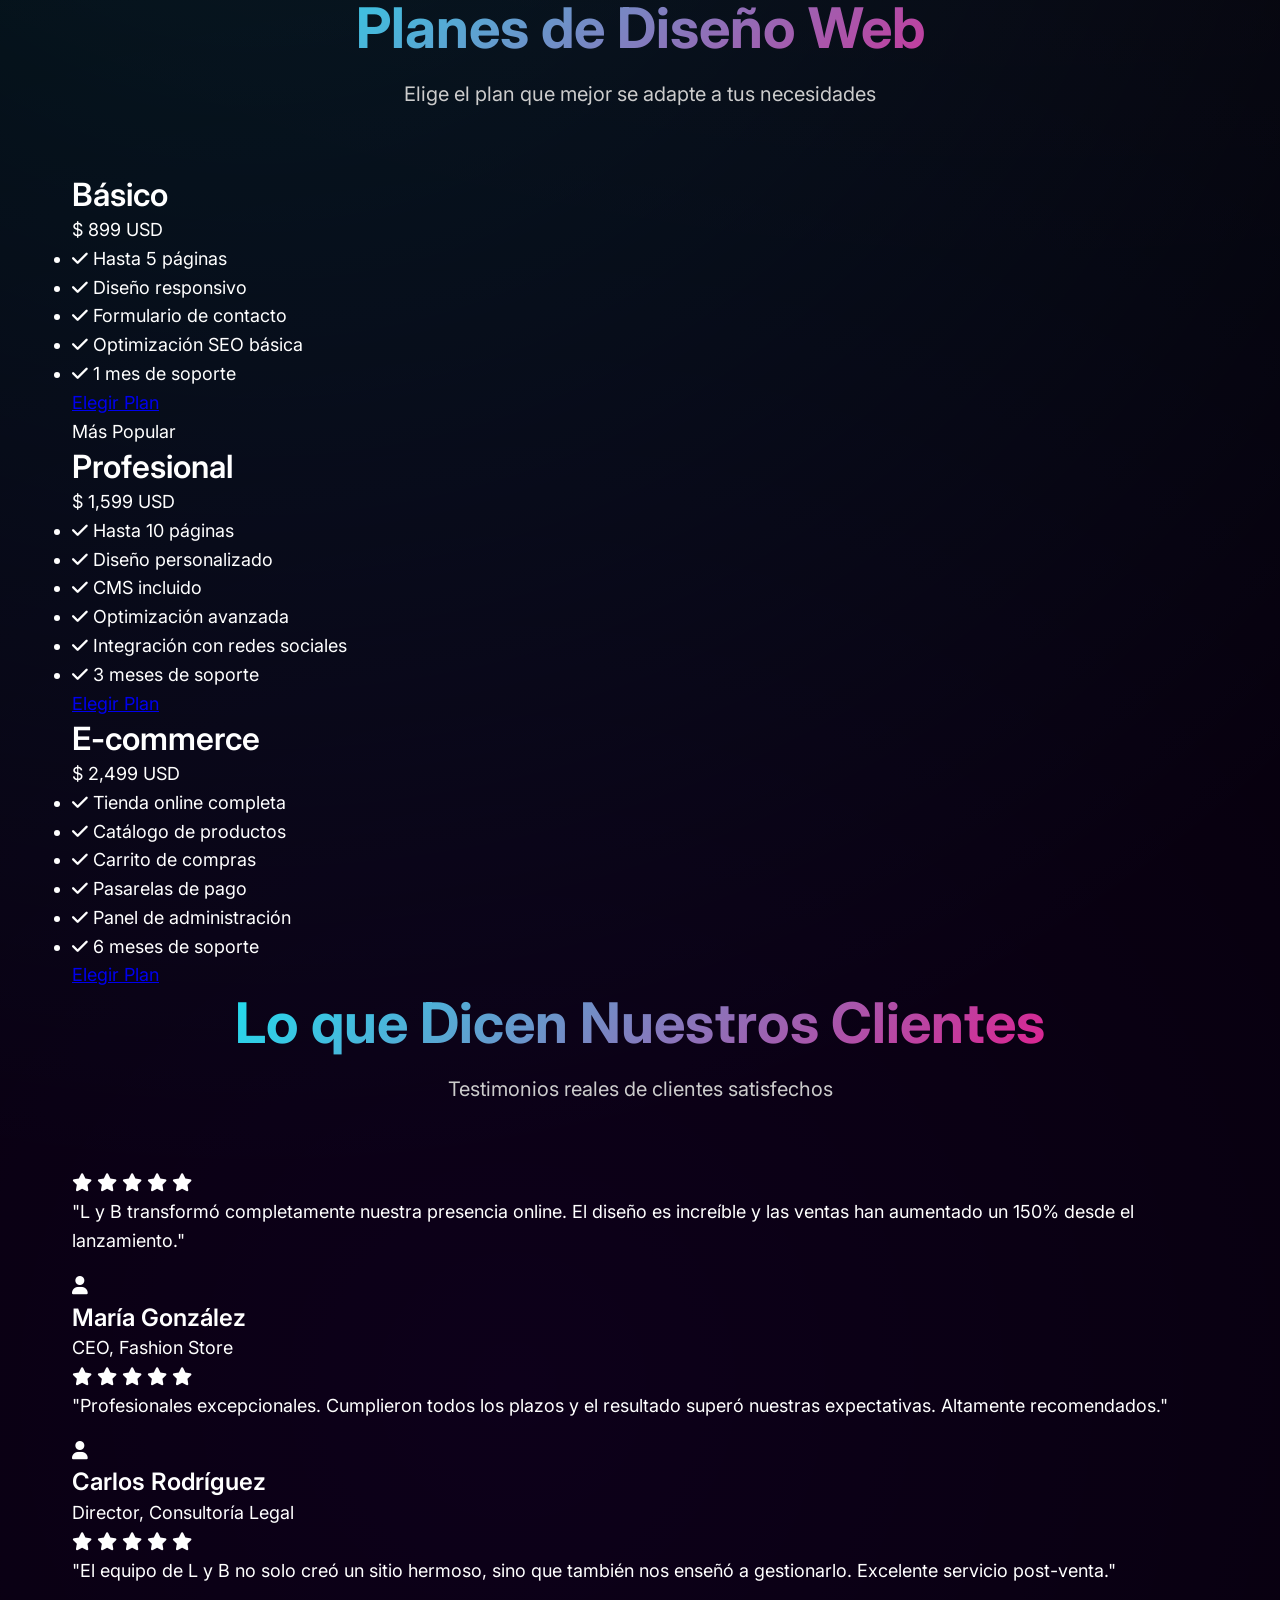
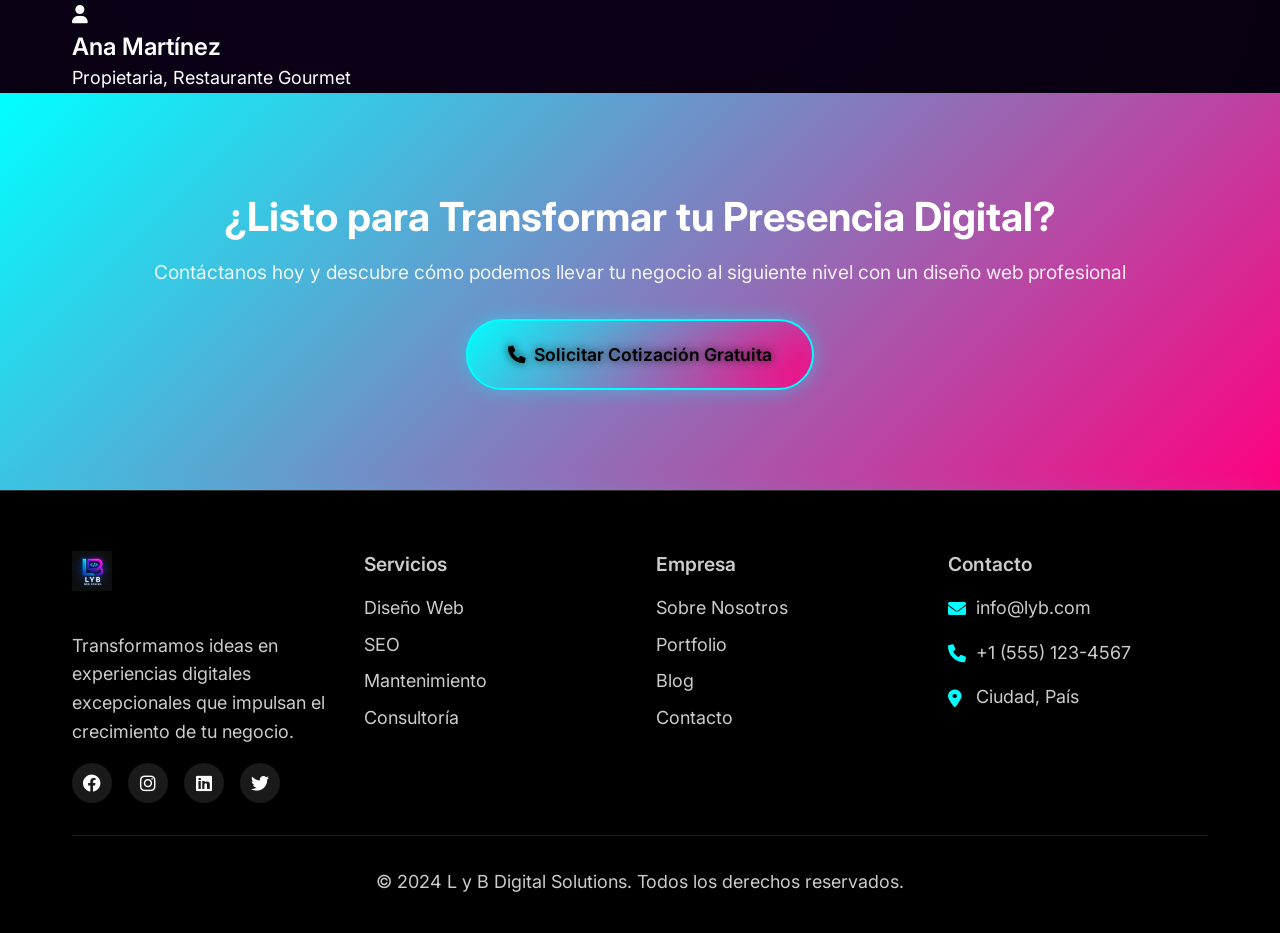
<file: diseno-web.html>
<!DOCTYPE html>
<html lang="es">
<head>
    <meta charset="UTF-8">
    <meta name="viewport" content="width=device-width, initial-scale=1.0">
    <title>Diseño Web Profesional - L y B Digital Solutions</title>
    <meta name="description" content="Servicios profesionales de diseño web. Creamos sitios modernos, responsivos y optimizados que convierten visitantes en clientes.">
    <link rel="stylesheet" href="styles.css">
    <link href="https://fonts.googleapis.com/css2?family=Inter:wght@300;400;500;600;700&display=swap" rel="stylesheet">
    <link rel="stylesheet" href="https://cdnjs.cloudflare.com/ajax/libs/font-awesome/6.0.0/css/all.min.css">
</head>
<body>
    <!-- Header -->
    <header class="header">
        <nav class="navbar">
            <div class="nav-container">
                <div class="nav-logo">
                    <img src="logo neon.png" alt="L y B Digital Solutions" class="logo-img">
                </div>
                <ul class="nav-menu">
                    <li><a href="index.html" class="nav-link">Inicio</a></li>
                    <li><a href="diseno-web.html" class="nav-link active">Diseño Web</a></li>
                    <li><a href="seo.html" class="nav-link">SEO</a></li>
                    <li><a href="mantenimiento.html" class="nav-link">Mantenimiento</a></li>
                    <li><a href="contacto.html" class="nav-link">Contacto</a></li>
                </ul>
                <div class="hamburger">
                    <span></span>
                    <span></span>
                    <span></span>
                </div>
            </div>
        </nav>
    </header>

    <!-- Hero Section -->
    <section class="hero">
        <div class="hero-container">
            <div class="hero-content">
                <h1 class="hero-title">
                    Diseño Web Profesional que Convierte
                </h1>
                <p class="hero-description">
                    Creamos sitios web modernos, responsivos y optimizados que no solo se ven increíbles, 
                    sino que también generan resultados reales para tu negocio.
                </p>
                <div class="hero-buttons">
                    <a href="contacto.html" class="btn btn-primary">
                        <i class="fas fa-rocket"></i>
                        Solicitar Cotización
                    </a>
                    <a href="#portfolio" class="btn btn-secondary">
                        <i class="fas fa-eye"></i>
                        Ver Portfolio
                    </a>
                </div>
            </div>
            <div class="hero-image">
                <div class="hero-graphic">
                    <div class="floating-card card-1">
                        <i class="fas fa-mobile-alt"></i>
                        <span>Responsivo</span>
                    </div>
                    <div class="floating-card card-2">
                        <i class="fas fa-tachometer-alt"></i>
                        <span>Rápido</span>
                    </div>
                    <div class="floating-card card-3">
                        <i class="fas fa-paint-brush"></i>
                        <span>Moderno</span>
                    </div>
                </div>
            </div>
        </div>
    </section>

    <!-- Services Detail -->
    <section class="services-detail">
        <div class="container">
            <div class="section-header">
                <h2>Nuestros Servicios de Diseño Web</h2>
                <p>Soluciones completas para tu presencia digital</p>
            </div>
            <div class="services-grid">
                <div class="service-detail-card">
                    <div class="service-icon">
                        <i class="fas fa-desktop"></i>
                    </div>
                    <h3>Diseño Responsivo</h3>
                    <p>Tu sitio web se verá perfecto en cualquier dispositivo: desktop, tablet o móvil.</p>
                    <ul class="service-features">
                        <li><i class="fas fa-check"></i> Adaptación automática a todos los tamaños de pantalla</li>
                        <li><i class="fas fa-check"></i> Optimización para dispositivos móviles</li>
                        <li><i class="fas fa-check"></i> Experiencia de usuario consistente</li>
                        <li><i class="fas fa-check"></i> Testing en múltiples dispositivos</li>
                    </ul>
                </div>

                <div class="service-detail-card">
                    <div class="service-icon">
                        <i class="fas fa-palette"></i>
                    </div>
                    <h3>UX/UI Profesional</h3>
                    <p>Diseños atractivos y funcionales que guían a tus usuarios hacia la conversión.</p>
                    <ul class="service-features">
                        <li><i class="fas fa-check"></i> Diseño centrado en el usuario</li>
                        <li><i class="fas fa-check"></i> Interfaz intuitiva y fácil de usar</li>
                        <li><i class="fas fa-check"></i> Colores y tipografías profesionales</li>
                        <li><i class="fas fa-check"></i> Elementos visuales impactantes</li>
                    </ul>
                </div>

                <div class="service-detail-card">
                    <div class="service-icon">
                        <i class="fas fa-rocket"></i>
                    </div>
                    <h3>Optimización de Velocidad</h3>
                    <p>Sitios web ultra-rápidos que mejoran la experiencia del usuario y el SEO.</p>
                    <ul class="service-features">
                        <li><i class="fas fa-check"></i> Optimización de imágenes y recursos</li>
                        <li><i class="fas fa-check"></i> Código limpio y eficiente</li>
                        <li><i class="fas fa-check"></i> Carga rápida en todos los dispositivos</li>
                        <li><i class="fas fa-check"></i> Mejores puntuaciones en Google PageSpeed</li>
                    </ul>
                </div>

                <div class="service-detail-card">
                    <div class="service-icon">
                        <i class="fas fa-shopping-cart"></i>
                    </div>
                    <h3>E-commerce</h3>
                    <p>Tiendas online completas con sistemas de pago seguros y gestión de inventario.</p>
                    <ul class="service-features">
                        <li><i class="fas fa-check"></i> Catálogo de productos profesional</li>
                        <li><i class="fas fa-check"></i> Carrito de compras optimizado</li>
                        <li><i class="fas fa-check"></i> Integración con pasarelas de pago</li>
                        <li><i class="fas fa-check"></i> Panel de administración completo</li>
                    </ul>
                </div>

                <div class="service-detail-card">
                    <div class="service-icon">
                        <i class="fas fa-cogs"></i>
                    </div>
                    <h3>CMS Personalizado</h3>
                    <p>Sistemas de gestión de contenido fáciles de usar para que actualices tu sitio.</p>
                    <ul class="service-features">
                        <li><i class="fas fa-check"></i> Panel de administración intuitivo</li>
                        <li><i class="fas fa-check"></i> Edición de contenido sin conocimientos técnicos</li>
                        <li><i class="fas fa-check"></i> Gestión de imágenes y multimedia</li>
                        <li><i class="fas fa-check"></i> Capacitación incluida</li>
                    </ul>
                </div>

                <div class="service-detail-card">
                    <div class="service-icon">
                        <i class="fas fa-shield-alt"></i>
                    </div>
                    <h3>Seguridad Web</h3>
                    <p>Protección completa contra amenazas y vulnerabilidades de seguridad.</p>
                    <ul class="service-features">
                        <li><i class="fas fa-check"></i> Certificados SSL incluidos</li>
                        <li><i class="fas fa-check"></i> Protección contra malware</li>
                        <li><i class="fas fa-check"></i> Copias de seguridad automáticas</li>
                        <li><i class="fas fa-check"></i> Monitoreo de seguridad 24/7</li>
                    </ul>
                </div>
            </div>
        </div>
    </section>

    <!-- Portfolio Section -->
    <section id="portfolio" class="portfolio-section">
        <div class="container">
            <div class="section-header">
                <h2>Nuestro Portfolio</h2>
                <p>Algunos de nuestros proyectos más destacados</p>
            </div>
            <div class="portfolio-grid">
                <div class="portfolio-item">
                    <div class="portfolio-image">
                        <div class="portfolio-placeholder">
                            <i class="fas fa-image"></i>
                            <span>Restaurante Gourmet</span>
                        </div>
                        <div class="portfolio-overlay">
                            <div class="portfolio-info">
                                <h4>Restaurante Gourmet</h4>
                                <p>Sitio web elegante con reservas online</p>
                                <div class="portfolio-tags">
                                    <span>Diseño Web</span>
                                    <span>Reservas</span>
                                </div>
                            </div>
                        </div>
                    </div>
                </div>

                <div class="portfolio-item">
                    <div class="portfolio-image">
                        <div class="portfolio-placeholder">
                            <i class="fas fa-shopping-bag"></i>
                            <span>Tienda Fashion</span>
                        </div>
                        <div class="portfolio-overlay">
                            <div class="portfolio-info">
                                <h4>Tienda Fashion</h4>
                                <p>E-commerce moderno con catálogo dinámico</p>
                                <div class="portfolio-tags">
                                    <span>E-commerce</span>
                                    <span>Fashion</span>
                                </div>
                            </div>
                        </div>
                    </div>
                </div>

                <div class="portfolio-item">
                    <div class="portfolio-image">
                        <div class="portfolio-placeholder">
                            <i class="fas fa-briefcase"></i>
                            <span>Consultoría Legal</span>
                        </div>
                        <div class="portfolio-overlay">
                            <div class="portfolio-info">
                                <h4>Consultoría Legal</h4>
                                <p>Sitio corporativo con sistema de citas</p>
                                <div class="portfolio-tags">
                                    <span>Corporativo</span>
                                    <span>Legal</span>
                                </div>
                            </div>
                        </div>
                    </div>
                </div>

                <div class="portfolio-item">
                    <div class="portfolio-image">
                        <div class="portfolio-placeholder">
                            <i class="fas fa-dumbbell"></i>
                            <span>Gimnasio Fitness</span>
                        </div>
                        <div class="portfolio-overlay">
                            <div class="portfolio-info">
                                <h4>Gimnasio Fitness</h4>
                                <p>Plataforma con clases online y membresías</p>
                                <div class="portfolio-tags">
                                    <span>Fitness</span>
                                    <span>Membresías</span>
                                </div>
                            </div>
                        </div>
                    </div>
                </div>
            </div>
        </div>
    </section>

    <!-- Process Section -->
    <section class="process-section">
        <div class="container">
            <div class="section-header">
                <h2>Nuestro Proceso de Trabajo</h2>
                <p>Metodología probada para resultados excepcionales</p>
            </div>
            <div class="process-timeline">
                <div class="process-step">
                    <div class="step-number">1</div>
                    <div class="step-content">
                        <h3>Consulta y Análisis</h3>
                        <p>Entendemos tu negocio, objetivos y audiencia para crear la estrategia perfecta.</p>
                    </div>
                </div>
                <div class="process-step">
                    <div class="step-number">2</div>
                    <div class="step-content">
                        <h3>Diseño y Prototipo</h3>
                        <p>Creamos wireframes y diseños que reflejen tu marca y optimicen la experiencia del usuario.</p>
                    </div>
                </div>
                <div class="process-step">
                    <div class="step-number">3</div>
                    <div class="step-content">
                        <h3>Desarrollo</h3>
                        <p>Convertimos el diseño en un sitio web funcional, rápido y optimizado.</p>
                    </div>
                </div>
                <div class="process-step">
                    <div class="step-number">4</div>
                    <div class="step-content">
                        <h3>Testing y Lanzamiento</h3>
                        <p>Probamos exhaustivamente el sitio antes del lanzamiento y te capacitamos en su uso.</p>
                    </div>
                </div>
            </div>
        </div>
    </section>

    <!-- Pricing Section -->
    <section class="pricing-section">
        <div class="container">
            <div class="section-header">
                <h2>Planes de Diseño Web</h2>
                <p>Elige el plan que mejor se adapte a tus necesidades</p>
            </div>
            <div class="pricing-grid">
                <div class="pricing-card">
                    <div class="pricing-header">
                        <h3>Básico</h3>
                        <div class="price">
                            <span class="currency">$</span>
                            <span class="amount">899</span>
                            <span class="period">USD</span>
                        </div>
                    </div>
                    <ul class="pricing-features">
                        <li><i class="fas fa-check"></i> Hasta 5 páginas</li>
                        <li><i class="fas fa-check"></i> Diseño responsivo</li>
                        <li><i class="fas fa-check"></i> Formulario de contacto</li>
                        <li><i class="fas fa-check"></i> Optimización SEO básica</li>
                        <li><i class="fas fa-check"></i> 1 mes de soporte</li>
                    </ul>
                    <a href="contacto.html" class="pricing-btn">Elegir Plan</a>
                </div>

                <div class="pricing-card featured">
                    <div class="pricing-badge">Más Popular</div>
                    <div class="pricing-header">
                        <h3>Profesional</h3>
                        <div class="price">
                            <span class="currency">$</span>
                            <span class="amount">1,599</span>
                            <span class="period">USD</span>
                        </div>
                    </div>
                    <ul class="pricing-features">
                        <li><i class="fas fa-check"></i> Hasta 10 páginas</li>
                        <li><i class="fas fa-check"></i> Diseño personalizado</li>
                        <li><i class="fas fa-check"></i> CMS incluido</li>
                        <li><i class="fas fa-check"></i> Optimización avanzada</li>
                        <li><i class="fas fa-check"></i> Integración con redes sociales</li>
                        <li><i class="fas fa-check"></i> 3 meses de soporte</li>
                    </ul>
                    <a href="contacto.html" class="pricing-btn">Elegir Plan</a>
                </div>

                <div class="pricing-card">
                    <div class="pricing-header">
                        <h3>E-commerce</h3>
                        <div class="price">
                            <span class="currency">$</span>
                            <span class="amount">2,499</span>
                            <span class="period">USD</span>
                        </div>
                    </div>
                    <ul class="pricing-features">
                        <li><i class="fas fa-check"></i> Tienda online completa</li>
                        <li><i class="fas fa-check"></i> Catálogo de productos</li>
                        <li><i class="fas fa-check"></i> Carrito de compras</li>
                        <li><i class="fas fa-check"></i> Pasarelas de pago</li>
                        <li><i class="fas fa-check"></i> Panel de administración</li>
                        <li><i class="fas fa-check"></i> 6 meses de soporte</li>
                    </ul>
                    <a href="contacto.html" class="pricing-btn">Elegir Plan</a>
                </div>
            </div>
        </div>
    </section>

    <!-- Testimonials -->
    <section class="testimonials-section">
        <div class="container">
            <div class="section-header">
                <h2>Lo que Dicen Nuestros Clientes</h2>
                <p>Testimonios reales de clientes satisfechos</p>
            </div>
            <div class="testimonials-grid">
                <div class="testimonial-card">
                    <div class="testimonial-content">
                        <div class="stars">
                            <i class="fas fa-star"></i>
                            <i class="fas fa-star"></i>
                            <i class="fas fa-star"></i>
                            <i class="fas fa-star"></i>
                            <i class="fas fa-star"></i>
                        </div>
                        <p>"L y B transformó completamente nuestra presencia online. El diseño es increíble y las ventas han aumentado un 150% desde el lanzamiento."</p>
                    </div>
                    <div class="testimonial-author">
                        <div class="author-avatar">
                            <i class="fas fa-user"></i>
                        </div>
                        <div class="author-info">
                            <h4>María González</h4>
                            <span>CEO, Fashion Store</span>
                        </div>
                    </div>
                </div>

                <div class="testimonial-card">
                    <div class="testimonial-content">
                        <div class="stars">
                            <i class="fas fa-star"></i>
                            <i class="fas fa-star"></i>
                            <i class="fas fa-star"></i>
                            <i class="fas fa-star"></i>
                            <i class="fas fa-star"></i>
                        </div>
                        <p>"Profesionales excepcionales. Cumplieron todos los plazos y el resultado superó nuestras expectativas. Altamente recomendados."</p>
                    </div>
                    <div class="testimonial-author">
                        <div class="author-avatar">
                            <i class="fas fa-user"></i>
                        </div>
                        <div class="author-info">
                            <h4>Carlos Rodríguez</h4>
                            <span>Director, Consultoría Legal</span>
                        </div>
                    </div>
                </div>

                <div class="testimonial-card">
                    <div class="testimonial-content">
                        <div class="stars">
                            <i class="fas fa-star"></i>
                            <i class="fas fa-star"></i>
                            <i class="fas fa-star"></i>
                            <i class="fas fa-star"></i>
                            <i class="fas fa-star"></i>
                        </div>
                        <p>"El equipo de L y B no solo creó un sitio hermoso, sino que también nos enseñó a gestionarlo. Excelente servicio post-venta."</p>
                    </div>
                    <div class="testimonial-author">
                        <div class="author-avatar">
                            <i class="fas fa-user"></i>
                        </div>
                        <div class="author-info">
                            <h4>Ana Martínez</h4>
                            <span>Propietaria, Restaurante Gourmet</span>
                        </div>
                    </div>
                </div>
            </div>
        </div>
    </section>

    <!-- CTA Section -->
    <section class="cta-section">
        <div class="container">
            <div class="cta-content">
                <h2>¿Listo para Transformar tu Presencia Digital?</h2>
                <p>Contáctanos hoy y descubre cómo podemos llevar tu negocio al siguiente nivel con un diseño web profesional</p>
                <a href="contacto.html" class="btn btn-primary btn-large">
                    <i class="fas fa-phone"></i>
                    Solicitar Cotización Gratuita
                </a>
            </div>
        </div>
    </section>

    <!-- Footer -->
    <footer class="footer">
        <div class="container">
            <div class="footer-content">
                <div class="footer-section">
                    <div class="footer-logo">
                        <img src="logo neon.png" alt="L y B Digital Solutions" class="footer-logo-img">
                    </div>
                    <p>Transformamos ideas en experiencias digitales excepcionales que impulsan el crecimiento de tu negocio.</p>
                    <div class="social-links">
                        <a href="#"><i class="fab fa-facebook"></i></a>
                        <a href="#"><i class="fab fa-instagram"></i></a>
                        <a href="#"><i class="fab fa-linkedin"></i></a>
                        <a href="#"><i class="fab fa-twitter"></i></a>
                    </div>
                </div>
                <div class="footer-section">
                    <h4>Servicios</h4>
                    <ul>
                        <li><a href="diseno-web.html">Diseño Web</a></li>
                        <li><a href="seo.html">SEO</a></li>
                        <li><a href="mantenimiento.html">Mantenimiento</a></li>
                        <li><a href="contacto.html">Consultoría</a></li>
                    </ul>
                </div>
                <div class="footer-section">
                    <h4>Empresa</h4>
                    <ul>
                        <li><a href="#">Sobre Nosotros</a></li>
                        <li><a href="#">Portfolio</a></li>
                        <li><a href="#">Blog</a></li>
                        <li><a href="contacto.html">Contacto</a></li>
                    </ul>
                </div>
                <div class="footer-section">
                    <h4>Contacto</h4>
                    <div class="contact-info">
                        <p><i class="fas fa-envelope"></i> info@lyb.com</p>
                        <p><i class="fas fa-phone"></i> +1 (555) 123-4567</p>
                        <p><i class="fas fa-map-marker-alt"></i> Ciudad, País</p>
                    </div>
                </div>
            </div>
            <div class="footer-bottom">
                <p>&copy; 2024 L y B Digital Solutions. Todos los derechos reservados.</p>
            </div>
        </div>
    </footer>

    <!-- Chatbot Button -->
    <div class="chatbot-button" id="chatbotButton">
        <i class="fas fa-comments"></i>
    </div>

    <script src="script.js"></script>
</body>
</html>
</file>
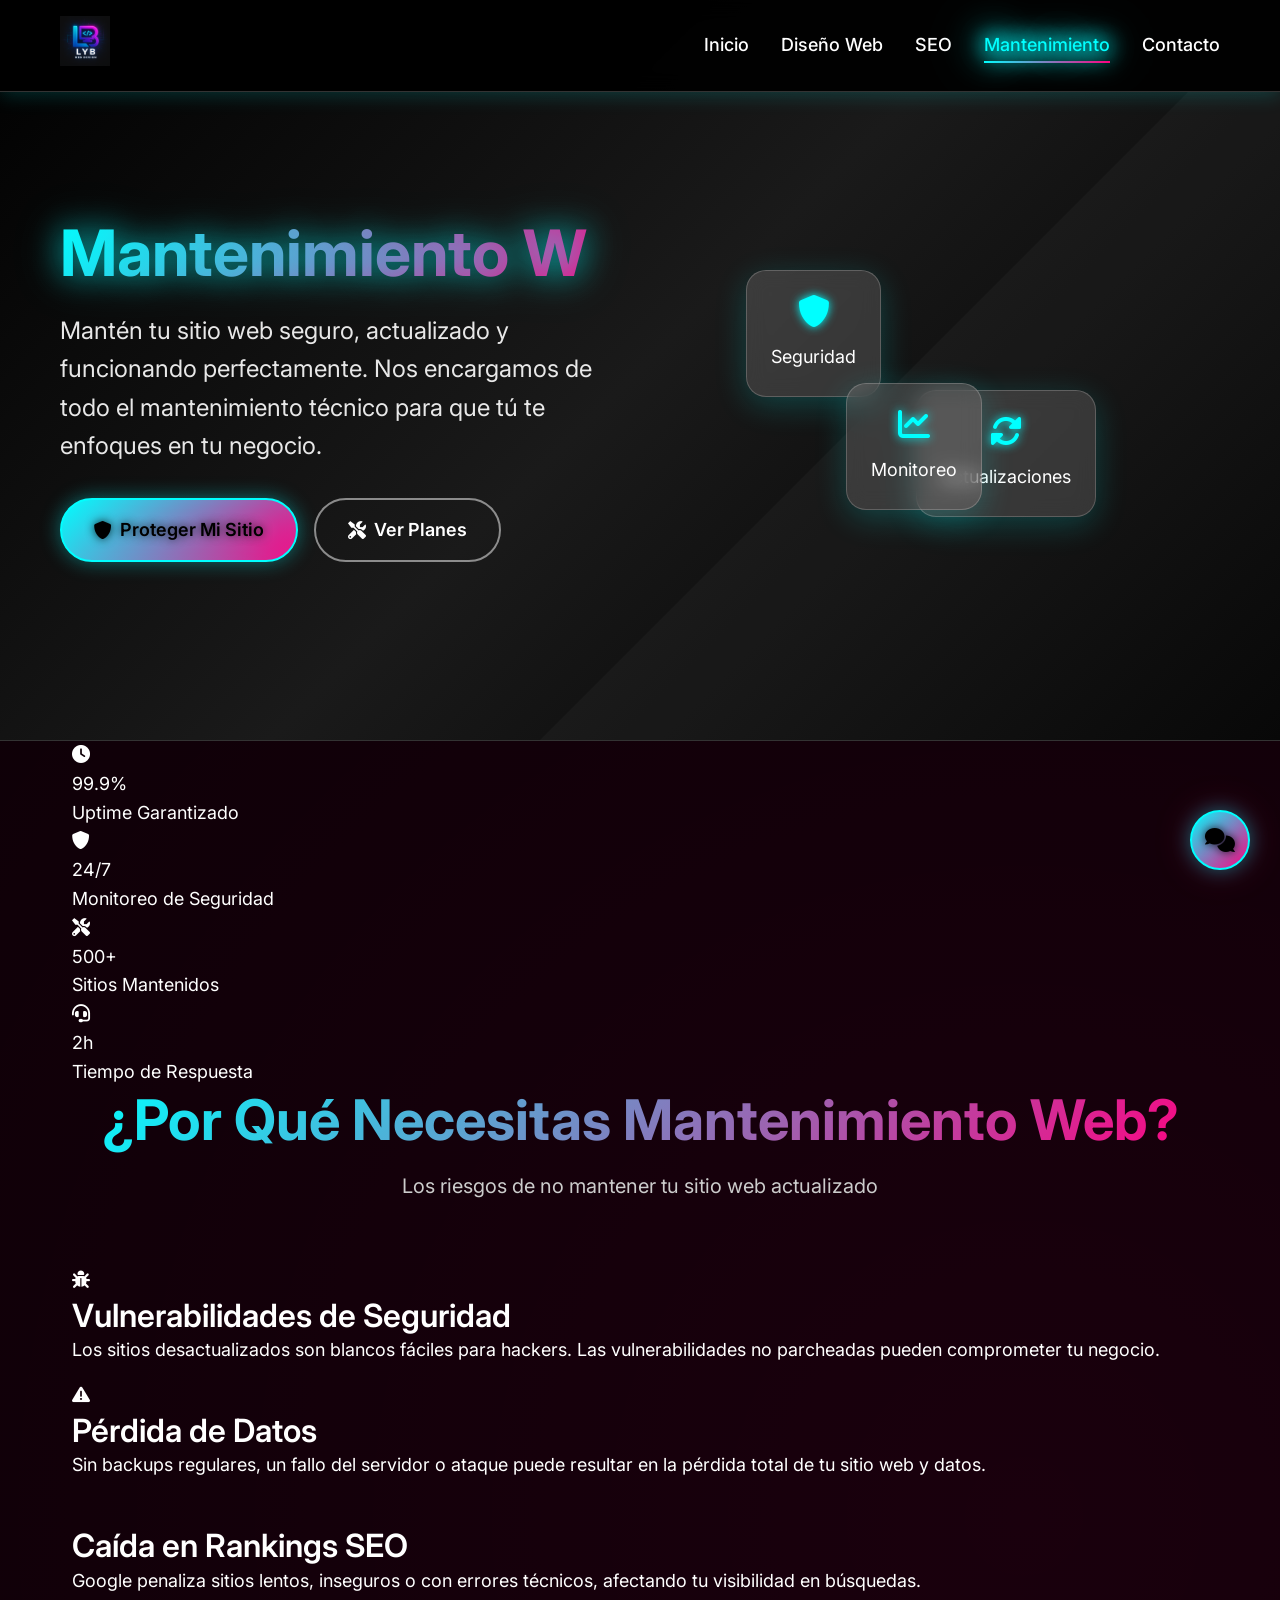
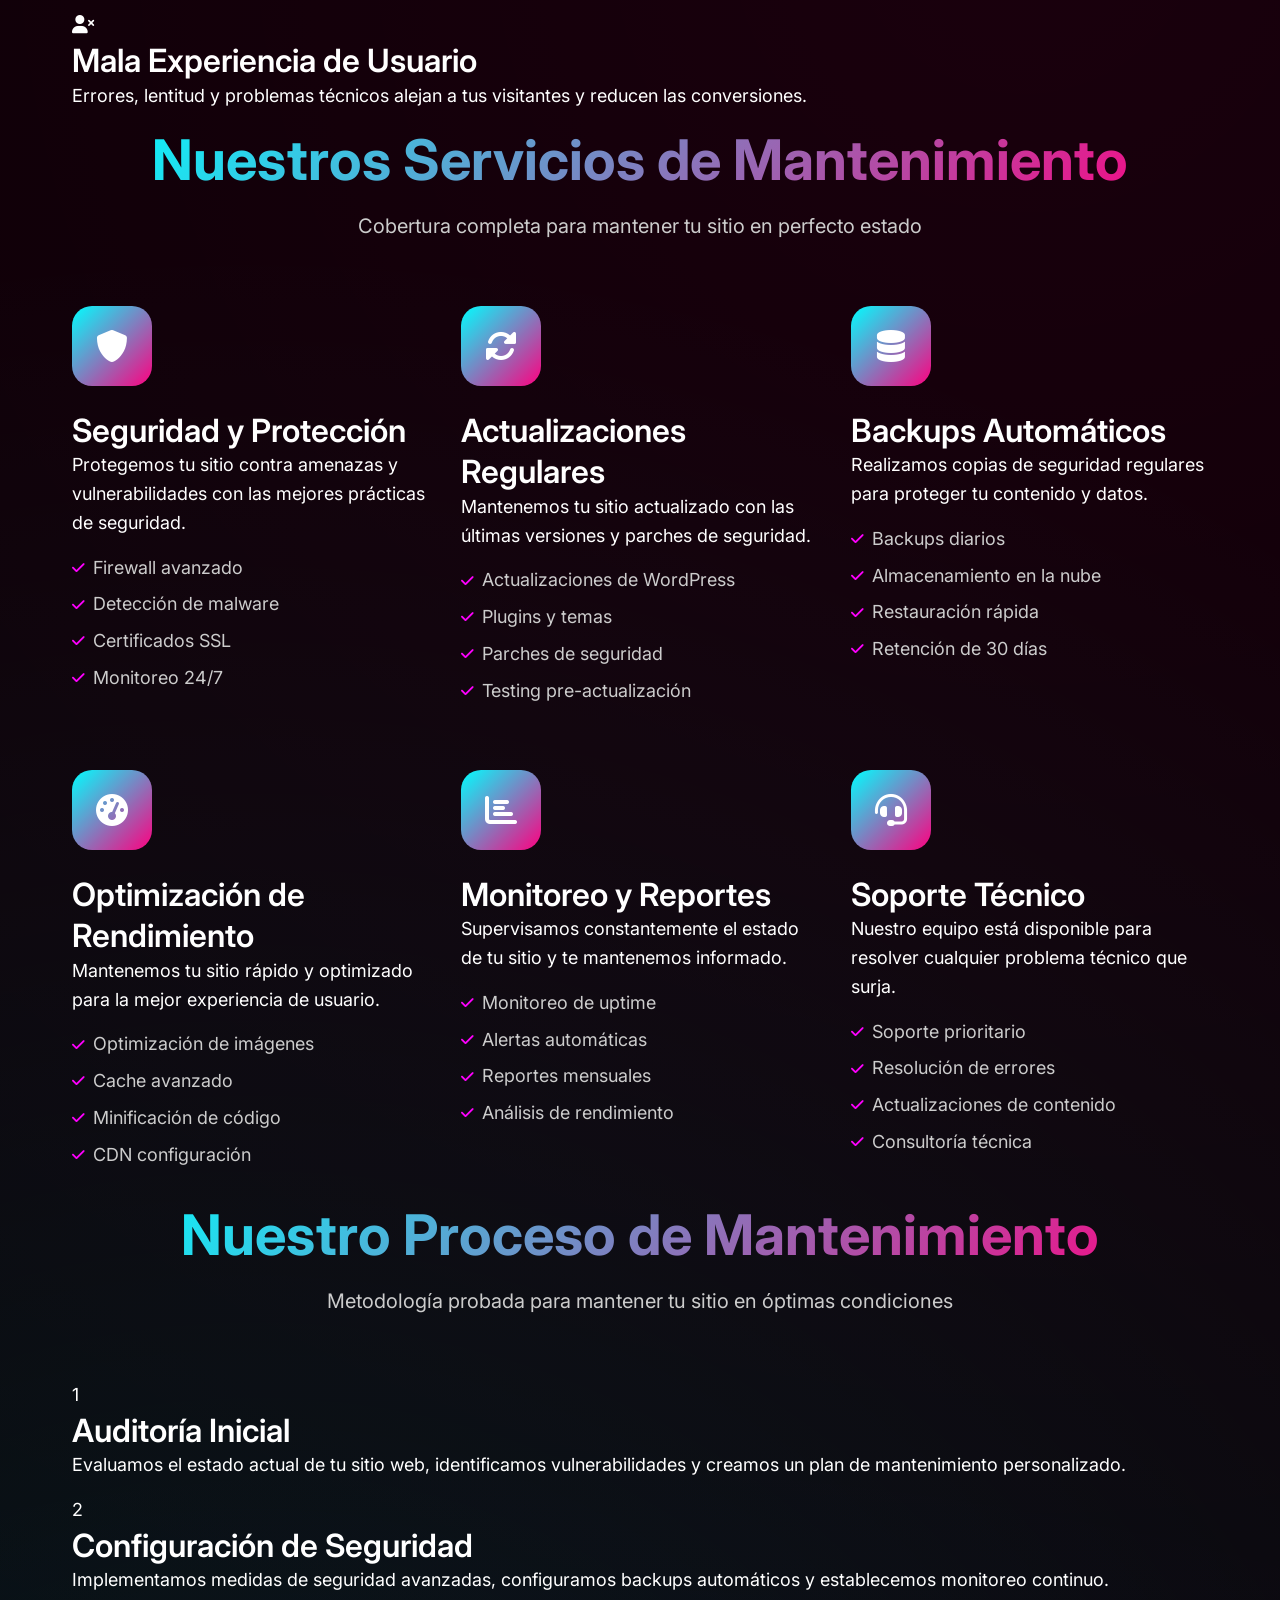
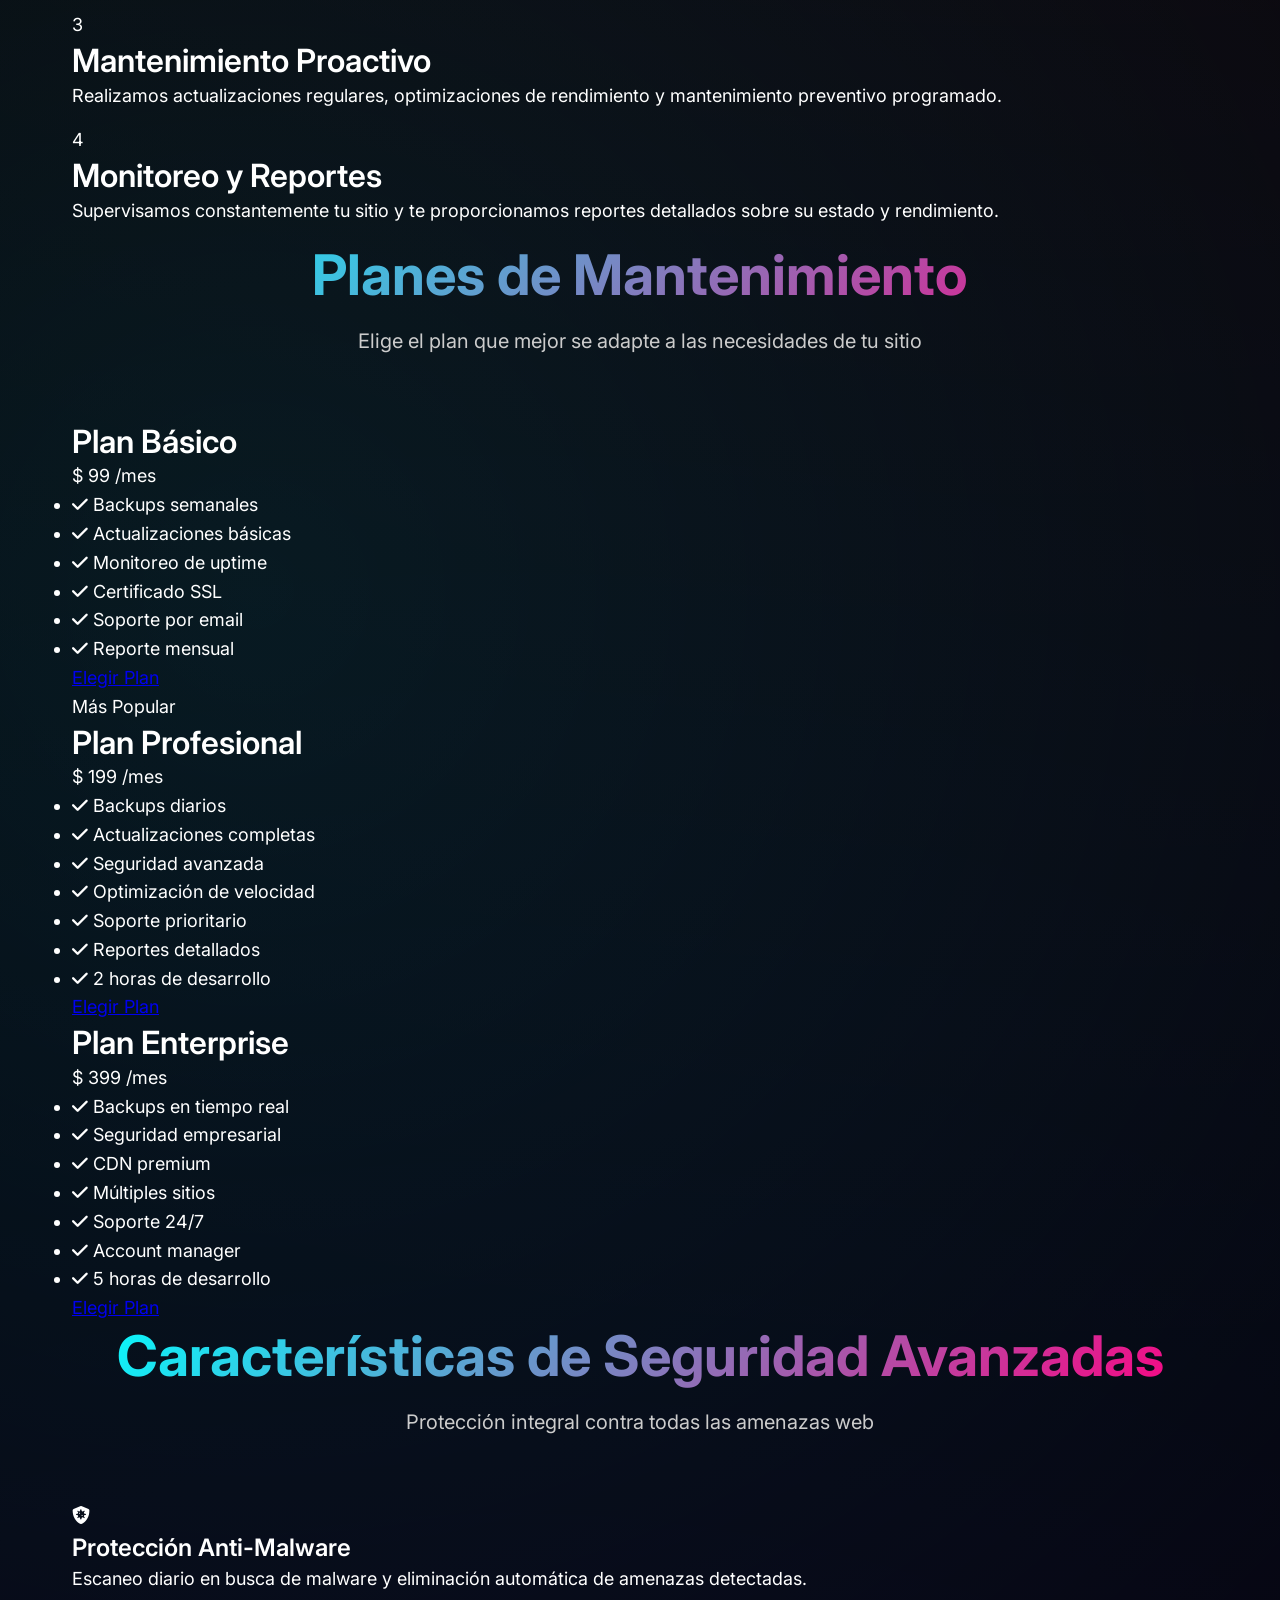
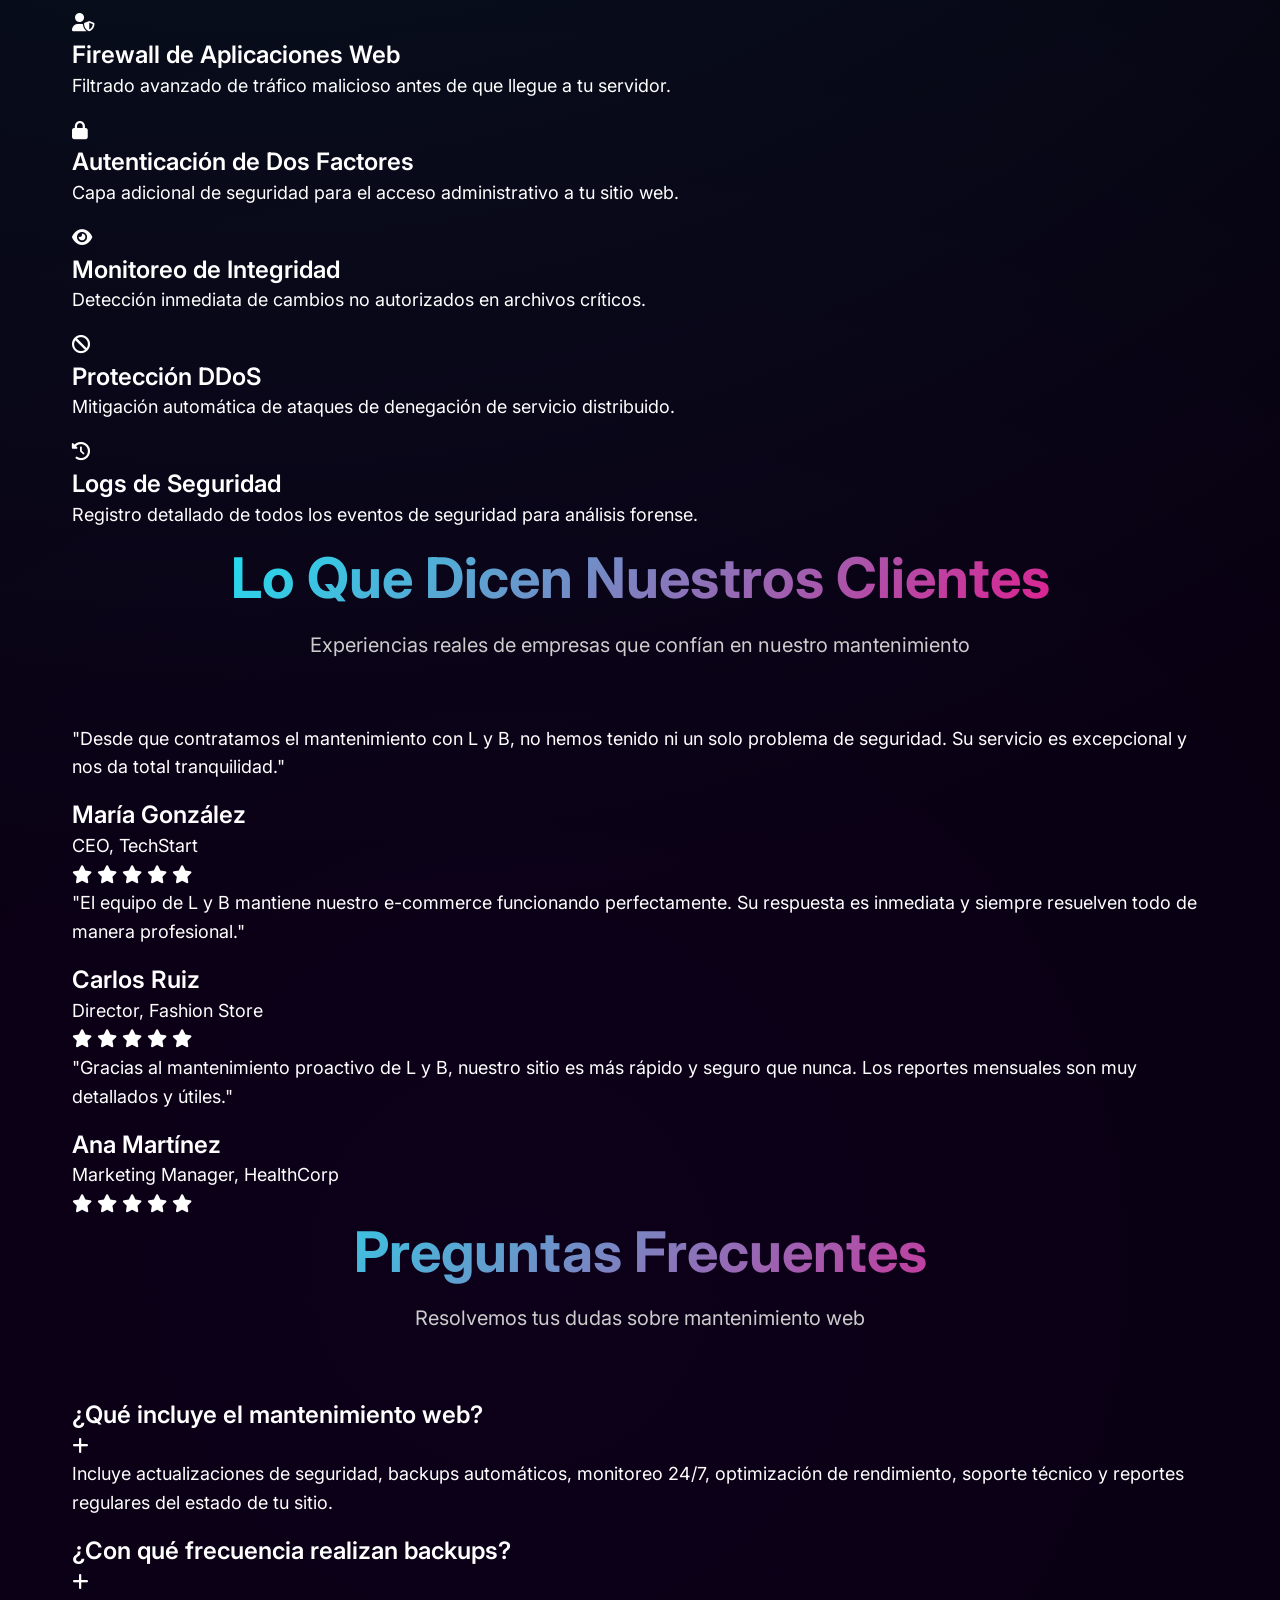
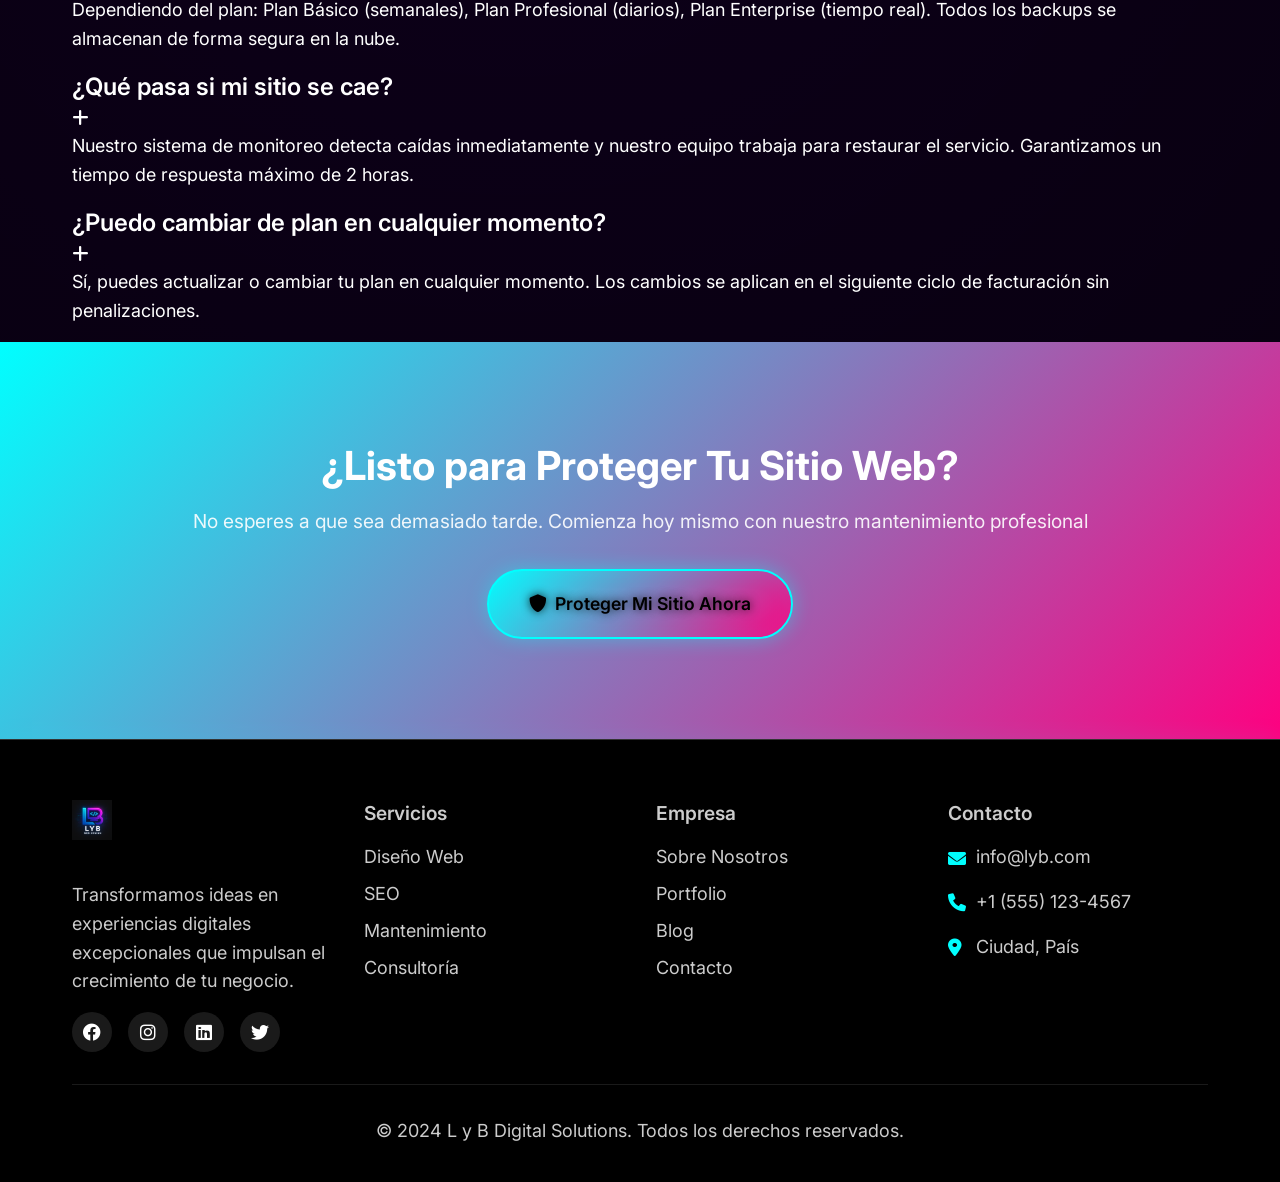
<file: mantenimiento.html>
<!DOCTYPE html>
<html lang="es">
<head>
    <meta charset="UTF-8">
    <meta name="viewport" content="width=device-width, initial-scale=1.0">
    <title>Mantenimiento Web Profesional - L y B Digital Solutions</title>
    <meta name="description" content="Servicios profesionales de mantenimiento web. Mantén tu sitio seguro, actualizado y funcionando perfectamente las 24/7.">
    <link rel="stylesheet" href="styles.css">
    <link href="https://fonts.googleapis.com/css2?family=Inter:wght@300;400;500;600;700&display=swap" rel="stylesheet">
    <link rel="stylesheet" href="https://cdnjs.cloudflare.com/ajax/libs/font-awesome/6.0.0/css/all.min.css">
</head>
<body>
    <!-- Header -->
    <header class="header">
        <nav class="navbar">
            <div class="nav-container">
                <div class="nav-logo">
                    <img src="logo neon.png" alt="L y B Digital Solutions" class="logo-img">
                </div>
                <ul class="nav-menu">
                    <li><a href="index.html" class="nav-link">Inicio</a></li>
                    <li><a href="diseno-web.html" class="nav-link">Diseño Web</a></li>
                    <li><a href="seo.html" class="nav-link">SEO</a></li>
                    <li><a href="mantenimiento.html" class="nav-link active">Mantenimiento</a></li>
                    <li><a href="contacto.html" class="nav-link">Contacto</a></li>
                </ul>
                <div class="hamburger">
                    <span></span>
                    <span></span>
                    <span></span>
                </div>
            </div>
        </nav>
    </header>

    <!-- Hero Section -->
    <section class="hero">
        <div class="hero-container">
            <div class="hero-content">
                <h1 class="hero-title">
                    Mantenimiento Web Profesional 24/7
                </h1>
                <p class="hero-description">
                    Mantén tu sitio web seguro, actualizado y funcionando perfectamente. 
                    Nos encargamos de todo el mantenimiento técnico para que tú te enfoques en tu negocio.
                </p>
                <div class="hero-buttons">
                    <a href="contacto.html" class="btn btn-primary">
                        <i class="fas fa-shield-alt"></i>
                        Proteger Mi Sitio
                    </a>
                    <a href="#planes-mantenimiento" class="btn btn-secondary">
                        <i class="fas fa-tools"></i>
                        Ver Planes
                    </a>
                </div>
            </div>
            <div class="hero-image">
                <div class="hero-graphic">
                    <div class="floating-card card-1">
                        <i class="fas fa-shield-alt"></i>
                        <span>Seguridad</span>
                    </div>
                    <div class="floating-card card-2">
                        <i class="fas fa-sync-alt"></i>
                        <span>Actualizaciones</span>
                    </div>
                    <div class="floating-card card-3">
                        <i class="fas fa-chart-line"></i>
                        <span>Monitoreo</span>
                    </div>
                </div>
            </div>
        </div>
    </section>

    <!-- Maintenance Stats -->
    <section class="maintenance-stats">
        <div class="container">
            <div class="stats-grid">
                <div class="stat-item">
                    <div class="stat-icon">
                        <i class="fas fa-clock"></i>
                    </div>
                    <div class="stat-number">99.9%</div>
                    <div class="stat-label">Uptime Garantizado</div>
                </div>
                <div class="stat-item">
                    <div class="stat-icon">
                        <i class="fas fa-shield-alt"></i>
                    </div>
                    <div class="stat-number">24/7</div>
                    <div class="stat-label">Monitoreo de Seguridad</div>
                </div>
                <div class="stat-item">
                    <div class="stat-icon">
                        <i class="fas fa-tools"></i>
                    </div>
                    <div class="stat-number">500+</div>
                    <div class="stat-label">Sitios Mantenidos</div>
                </div>
                <div class="stat-item">
                    <div class="stat-icon">
                        <i class="fas fa-headset"></i>
                    </div>
                    <div class="stat-number">2h</div>
                    <div class="stat-label">Tiempo de Respuesta</div>
                </div>
            </div>
        </div>
    </section>

    <!-- Why Maintenance -->
    <section class="why-maintenance">
        <div class="container">
            <div class="section-header">
                <h2>¿Por Qué Necesitas Mantenimiento Web?</h2>
                <p>Los riesgos de no mantener tu sitio web actualizado</p>
            </div>
            <div class="risks-grid">
                <div class="risk-card">
                    <div class="risk-icon danger">
                        <i class="fas fa-bug"></i>
                    </div>
                    <h3>Vulnerabilidades de Seguridad</h3>
                    <p>Los sitios desactualizados son blancos fáciles para hackers. Las vulnerabilidades no parcheadas pueden comprometer tu negocio.</p>
                </div>
                <div class="risk-card">
                    <div class="risk-icon warning">
                        <i class="fas fa-exclamation-triangle"></i>
                    </div>
                    <h3>Pérdida de Datos</h3>
                    <p>Sin backups regulares, un fallo del servidor o ataque puede resultar en la pérdida total de tu sitio web y datos.</p>
                </div>
                <div class="risk-card">
                    <div class="risk-icon danger">
                        <i class="fas fa-chart-line-down"></i>
                    </div>
                    <h3>Caída en Rankings SEO</h3>
                    <p>Google penaliza sitios lentos, inseguros o con errores técnicos, afectando tu visibilidad en búsquedas.</p>
                </div>
                <div class="risk-card">
                    <div class="risk-icon warning">
                        <i class="fas fa-user-times"></i>
                    </div>
                    <h3>Mala Experiencia de Usuario</h3>
                    <p>Errores, lentitud y problemas técnicos alejan a tus visitantes y reducen las conversiones.</p>
                </div>
            </div>
        </div>
    </section>

    <!-- Maintenance Services -->
    <section class="maintenance-services">
        <div class="container">
            <div class="section-header">
                <h2>Nuestros Servicios de Mantenimiento</h2>
                <p>Cobertura completa para mantener tu sitio en perfecto estado</p>
            </div>
            <div class="services-grid">
                <div class="service-detail-card">
                    <div class="service-icon">
                        <i class="fas fa-shield-alt"></i>
                    </div>
                    <h3>Seguridad y Protección</h3>
                    <p>Protegemos tu sitio contra amenazas y vulnerabilidades con las mejores prácticas de seguridad.</p>
                    <ul class="service-features">
                        <li><i class="fas fa-check"></i> Firewall avanzado</li>
                        <li><i class="fas fa-check"></i> Detección de malware</li>
                        <li><i class="fas fa-check"></i> Certificados SSL</li>
                        <li><i class="fas fa-check"></i> Monitoreo 24/7</li>
                    </ul>
                </div>

                <div class="service-detail-card">
                    <div class="service-icon">
                        <i class="fas fa-sync-alt"></i>
                    </div>
                    <h3>Actualizaciones Regulares</h3>
                    <p>Mantenemos tu sitio actualizado con las últimas versiones y parches de seguridad.</p>
                    <ul class="service-features">
                        <li><i class="fas fa-check"></i> Actualizaciones de WordPress</li>
                        <li><i class="fas fa-check"></i> Plugins y temas</li>
                        <li><i class="fas fa-check"></i> Parches de seguridad</li>
                        <li><i class="fas fa-check"></i> Testing pre-actualización</li>
                    </ul>
                </div>

                <div class="service-detail-card">
                    <div class="service-icon">
                        <i class="fas fa-database"></i>
                    </div>
                    <h3>Backups Automáticos</h3>
                    <p>Realizamos copias de seguridad regulares para proteger tu contenido y datos.</p>
                    <ul class="service-features">
                        <li><i class="fas fa-check"></i> Backups diarios</li>
                        <li><i class="fas fa-check"></i> Almacenamiento en la nube</li>
                        <li><i class="fas fa-check"></i> Restauración rápida</li>
                        <li><i class="fas fa-check"></i> Retención de 30 días</li>
                    </ul>
                </div>

                <div class="service-detail-card">
                    <div class="service-icon">
                        <i class="fas fa-tachometer-alt"></i>
                    </div>
                    <h3>Optimización de Rendimiento</h3>
                    <p>Mantenemos tu sitio rápido y optimizado para la mejor experiencia de usuario.</p>
                    <ul class="service-features">
                        <li><i class="fas fa-check"></i> Optimización de imágenes</li>
                        <li><i class="fas fa-check"></i> Cache avanzado</li>
                        <li><i class="fas fa-check"></i> Minificación de código</li>
                        <li><i class="fas fa-check"></i> CDN configuración</li>
                    </ul>
                </div>

                <div class="service-detail-card">
                    <div class="service-icon">
                        <i class="fas fa-chart-bar"></i>
                    </div>
                    <h3>Monitoreo y Reportes</h3>
                    <p>Supervisamos constantemente el estado de tu sitio y te mantenemos informado.</p>
                    <ul class="service-features">
                        <li><i class="fas fa-check"></i> Monitoreo de uptime</li>
                        <li><i class="fas fa-check"></i> Alertas automáticas</li>
                        <li><i class="fas fa-check"></i> Reportes mensuales</li>
                        <li><i class="fas fa-check"></i> Análisis de rendimiento</li>
                    </ul>
                </div>

                <div class="service-detail-card">
                    <div class="service-icon">
                        <i class="fas fa-headset"></i>
                    </div>
                    <h3>Soporte Técnico</h3>
                    <p>Nuestro equipo está disponible para resolver cualquier problema técnico que surja.</p>
                    <ul class="service-features">
                        <li><i class="fas fa-check"></i> Soporte prioritario</li>
                        <li><i class="fas fa-check"></i> Resolución de errores</li>
                        <li><i class="fas fa-check"></i> Actualizaciones de contenido</li>
                        <li><i class="fas fa-check"></i> Consultoría técnica</li>
                    </ul>
                </div>
            </div>
        </div>
    </section>

    <!-- Maintenance Process -->
    <section class="process-section">
        <div class="container">
            <div class="section-header">
                <h2>Nuestro Proceso de Mantenimiento</h2>
                <p>Metodología probada para mantener tu sitio en óptimas condiciones</p>
            </div>
            <div class="process-timeline">
                <div class="process-step">
                    <div class="step-number">1</div>
                    <div class="step-content">
                        <h3>Auditoría Inicial</h3>
                        <p>Evaluamos el estado actual de tu sitio web, identificamos vulnerabilidades y creamos un plan de mantenimiento personalizado.</p>
                    </div>
                </div>
                <div class="process-step">
                    <div class="step-number">2</div>
                    <div class="step-content">
                        <h3>Configuración de Seguridad</h3>
                        <p>Implementamos medidas de seguridad avanzadas, configuramos backups automáticos y establecemos monitoreo continuo.</p>
                    </div>
                </div>
                <div class="process-step">
                    <div class="step-number">3</div>
                    <div class="step-content">
                        <h3>Mantenimiento Proactivo</h3>
                        <p>Realizamos actualizaciones regulares, optimizaciones de rendimiento y mantenimiento preventivo programado.</p>
                    </div>
                </div>
                <div class="process-step">
                    <div class="step-number">4</div>
                    <div class="step-content">
                        <h3>Monitoreo y Reportes</h3>
                        <p>Supervisamos constantemente tu sitio y te proporcionamos reportes detallados sobre su estado y rendimiento.</p>
                    </div>
                </div>
            </div>
        </div>
    </section>

    <!-- Pricing Section -->
    <section id="planes-mantenimiento" class="pricing-section">
        <div class="container">
            <div class="section-header">
                <h2>Planes de Mantenimiento</h2>
                <p>Elige el plan que mejor se adapte a las necesidades de tu sitio</p>
            </div>
            <div class="pricing-grid">
                <div class="pricing-card">
                    <div class="pricing-header">
                        <h3>Plan Básico</h3>
                        <div class="price">
                            <span class="currency">$</span>
                            <span class="amount">99</span>
                            <span class="period">/mes</span>
                        </div>
                    </div>
                    <ul class="pricing-features">
                        <li><i class="fas fa-check"></i> Backups semanales</li>
                        <li><i class="fas fa-check"></i> Actualizaciones básicas</li>
                        <li><i class="fas fa-check"></i> Monitoreo de uptime</li>
                        <li><i class="fas fa-check"></i> Certificado SSL</li>
                        <li><i class="fas fa-check"></i> Soporte por email</li>
                        <li><i class="fas fa-check"></i> Reporte mensual</li>
                    </ul>
                    <a href="contacto.html" class="pricing-btn">Elegir Plan</a>
                </div>

                <div class="pricing-card featured">
                    <div class="pricing-badge">Más Popular</div>
                    <div class="pricing-header">
                        <h3>Plan Profesional</h3>
                        <div class="price">
                            <span class="currency">$</span>
                            <span class="amount">199</span>
                            <span class="period">/mes</span>
                        </div>
                    </div>
                    <ul class="pricing-features">
                        <li><i class="fas fa-check"></i> Backups diarios</li>
                        <li><i class="fas fa-check"></i> Actualizaciones completas</li>
                        <li><i class="fas fa-check"></i> Seguridad avanzada</li>
                        <li><i class="fas fa-check"></i> Optimización de velocidad</li>
                        <li><i class="fas fa-check"></i> Soporte prioritario</li>
                        <li><i class="fas fa-check"></i> Reportes detallados</li>
                        <li><i class="fas fa-check"></i> 2 horas de desarrollo</li>
                    </ul>
                    <a href="contacto.html" class="pricing-btn">Elegir Plan</a>
                </div>

                <div class="pricing-card">
                    <div class="pricing-header">
                        <h3>Plan Enterprise</h3>
                        <div class="price">
                            <span class="currency">$</span>
                            <span class="amount">399</span>
                            <span class="period">/mes</span>
                        </div>
                    </div>
                    <ul class="pricing-features">
                        <li><i class="fas fa-check"></i> Backups en tiempo real</li>
                        <li><i class="fas fa-check"></i> Seguridad empresarial</li>
                        <li><i class="fas fa-check"></i> CDN premium</li>
                        <li><i class="fas fa-check"></i> Múltiples sitios</li>
                        <li><i class="fas fa-check"></i> Soporte 24/7</li>
                        <li><i class="fas fa-check"></i> Account manager</li>
                        <li><i class="fas fa-check"></i> 5 horas de desarrollo</li>
                    </ul>
                    <a href="contacto.html" class="pricing-btn">Elegir Plan</a>
                </div>
            </div>
        </div>
    </section>

    <!-- Security Features -->
    <section class="security-features">
        <div class="container">
            <div class="section-header">
                <h2>Características de Seguridad Avanzadas</h2>
                <p>Protección integral contra todas las amenazas web</p>
            </div>
            <div class="security-grid">
                <div class="security-feature">
                    <div class="security-icon">
                        <i class="fas fa-shield-virus"></i>
                    </div>
                    <h4>Protección Anti-Malware</h4>
                    <p>Escaneo diario en busca de malware y eliminación automática de amenazas detectadas.</p>
                </div>
                <div class="security-feature">
                    <div class="security-icon">
                        <i class="fas fa-user-shield"></i>
                    </div>
                    <h4>Firewall de Aplicaciones Web</h4>
                    <p>Filtrado avanzado de tráfico malicioso antes de que llegue a tu servidor.</p>
                </div>
                <div class="security-feature">
                    <div class="security-icon">
                        <i class="fas fa-lock"></i>
                    </div>
                    <h4>Autenticación de Dos Factores</h4>
                    <p>Capa adicional de seguridad para el acceso administrativo a tu sitio web.</p>
                </div>
                <div class="security-feature">
                    <div class="security-icon">
                        <i class="fas fa-eye"></i>
                    </div>
                    <h4>Monitoreo de Integridad</h4>
                    <p>Detección inmediata de cambios no autorizados en archivos críticos.</p>
                </div>
                <div class="security-feature">
                    <div class="security-icon">
                        <i class="fas fa-ban"></i>
                    </div>
                    <h4>Protección DDoS</h4>
                    <p>Mitigación automática de ataques de denegación de servicio distribuido.</p>
                </div>
                <div class="security-feature">
                    <div class="security-icon">
                        <i class="fas fa-history"></i>
                    </div>
                    <h4>Logs de Seguridad</h4>
                    <p>Registro detallado de todos los eventos de seguridad para análisis forense.</p>
                </div>
            </div>
        </div>
    </section>

    <!-- Testimonials -->
    <section class="testimonials">
        <div class="container">
            <div class="section-header">
                <h2>Lo Que Dicen Nuestros Clientes</h2>
                <p>Experiencias reales de empresas que confían en nuestro mantenimiento</p>
            </div>
            <div class="testimonials-grid">
                <div class="testimonial-card">
                    <div class="testimonial-content">
                        <p>"Desde que contratamos el mantenimiento con L y B, no hemos tenido ni un solo problema de seguridad. Su servicio es excepcional y nos da total tranquilidad."</p>
                    </div>
                    <div class="testimonial-author">
                        <div class="author-info">
                            <h4>María González</h4>
                            <span>CEO, TechStart</span>
                        </div>
                        <div class="testimonial-rating">
                            <i class="fas fa-star"></i>
                            <i class="fas fa-star"></i>
                            <i class="fas fa-star"></i>
                            <i class="fas fa-star"></i>
                            <i class="fas fa-star"></i>
                        </div>
                    </div>
                </div>

                <div class="testimonial-card">
                    <div class="testimonial-content">
                        <p>"El equipo de L y B mantiene nuestro e-commerce funcionando perfectamente. Su respuesta es inmediata y siempre resuelven todo de manera profesional."</p>
                    </div>
                    <div class="testimonial-author">
                        <div class="author-info">
                            <h4>Carlos Ruiz</h4>
                            <span>Director, Fashion Store</span>
                        </div>
                        <div class="testimonial-rating">
                            <i class="fas fa-star"></i>
                            <i class="fas fa-star"></i>
                            <i class="fas fa-star"></i>
                            <i class="fas fa-star"></i>
                            <i class="fas fa-star"></i>
                        </div>
                    </div>
                </div>

                <div class="testimonial-card">
                    <div class="testimonial-content">
                        <p>"Gracias al mantenimiento proactivo de L y B, nuestro sitio es más rápido y seguro que nunca. Los reportes mensuales son muy detallados y útiles."</p>
                    </div>
                    <div class="testimonial-author">
                        <div class="author-info">
                            <h4>Ana Martínez</h4>
                            <span>Marketing Manager, HealthCorp</span>
                        </div>
                        <div class="testimonial-rating">
                            <i class="fas fa-star"></i>
                            <i class="fas fa-star"></i>
                            <i class="fas fa-star"></i>
                            <i class="fas fa-star"></i>
                            <i class="fas fa-star"></i>
                        </div>
                    </div>
                </div>
            </div>
        </div>
    </section>

    <!-- FAQ Section -->
    <section class="faq-section">
        <div class="container">
            <div class="section-header">
                <h2>Preguntas Frecuentes</h2>
                <p>Resolvemos tus dudas sobre mantenimiento web</p>
            </div>
            <div class="faq-grid">
                <div class="faq-item">
                    <div class="faq-question">
                        <h4>¿Qué incluye el mantenimiento web?</h4>
                        <i class="fas fa-plus"></i>
                    </div>
                    <div class="faq-answer">
                        <p>Incluye actualizaciones de seguridad, backups automáticos, monitoreo 24/7, optimización de rendimiento, soporte técnico y reportes regulares del estado de tu sitio.</p>
                    </div>
                </div>
                <div class="faq-item">
                    <div class="faq-question">
                        <h4>¿Con qué frecuencia realizan backups?</h4>
                        <i class="fas fa-plus"></i>
                    </div>
                    <div class="faq-answer">
                        <p>Dependiendo del plan: Plan Básico (semanales), Plan Profesional (diarios), Plan Enterprise (tiempo real). Todos los backups se almacenan de forma segura en la nube.</p>
                    </div>
                </div>
                <div class="faq-item">
                    <div class="faq-question">
                        <h4>¿Qué pasa si mi sitio se cae?</h4>
                        <i class="fas fa-plus"></i>
                    </div>
                    <div class="faq-answer">
                        <p>Nuestro sistema de monitoreo detecta caídas inmediatamente y nuestro equipo trabaja para restaurar el servicio. Garantizamos un tiempo de respuesta máximo de 2 horas.</p>
                    </div>
                </div>
                <div class="faq-item">
                    <div class="faq-question">
                        <h4>¿Puedo cambiar de plan en cualquier momento?</h4>
                        <i class="fas fa-plus"></i>
                    </div>
                    <div class="faq-answer">
                        <p>Sí, puedes actualizar o cambiar tu plan en cualquier momento. Los cambios se aplican en el siguiente ciclo de facturación sin penalizaciones.</p>
                    </div>
                </div>
            </div>
        </div>
    </section>

    <!-- CTA Section -->
    <section class="cta-section">
        <div class="container">
            <div class="cta-content">
                <h2>¿Listo para Proteger Tu Sitio Web?</h2>
                <p>No esperes a que sea demasiado tarde. Comienza hoy mismo con nuestro mantenimiento profesional</p>
                <a href="contacto.html" class="btn btn-primary btn-large">
                    <i class="fas fa-shield-alt"></i>
                    Proteger Mi Sitio Ahora
                </a>
            </div>
        </div>
    </section>

    <!-- Footer -->
    <footer class="footer">
        <div class="container">
            <div class="footer-content">
                <div class="footer-section">
                    <div class="footer-logo">
                        <img src="logo neon.png" alt="L y B Digital Solutions" class="footer-logo-img">
                    </div>
                    <p>Transformamos ideas en experiencias digitales excepcionales que impulsan el crecimiento de tu negocio.</p>
                    <div class="social-links">
                        <a href="#"><i class="fab fa-facebook"></i></a>
                        <a href="#"><i class="fab fa-instagram"></i></a>
                        <a href="#"><i class="fab fa-linkedin"></i></a>
                        <a href="#"><i class="fab fa-twitter"></i></a>
                    </div>
                </div>
                <div class="footer-section">
                    <h4>Servicios</h4>
                    <ul>
                        <li><a href="diseno-web.html">Diseño Web</a></li>
                        <li><a href="seo.html">SEO</a></li>
                        <li><a href="mantenimiento.html">Mantenimiento</a></li>
                        <li><a href="contacto.html">Consultoría</a></li>
                    </ul>
                </div>
                <div class="footer-section">
                    <h4>Empresa</h4>
                    <ul>
                        <li><a href="#">Sobre Nosotros</a></li>
                        <li><a href="#">Portfolio</a></li>
                        <li><a href="#">Blog</a></li>
                        <li><a href="contacto.html">Contacto</a></li>
                    </ul>
                </div>
                <div class="footer-section">
                    <h4>Contacto</h4>
                    <div class="contact-info">
                        <p><i class="fas fa-envelope"></i> info@lyb.com</p>
                        <p><i class="fas fa-phone"></i> +1 (555) 123-4567</p>
                        <p><i class="fas fa-map-marker-alt"></i> Ciudad, País</p>
                    </div>
                </div>
            </div>
            <div class="footer-bottom">
                <p>&copy; 2024 L y B Digital Solutions. Todos los derechos reservados.</p>
            </div>
        </div>
    </footer>

    <!-- Chatbot Button -->
    <div class="chatbot-button" id="chatbotButton">
        <i class="fas fa-comments"></i>
    </div>

    <script src="script.js"></script>
</body>
</html>
</file>
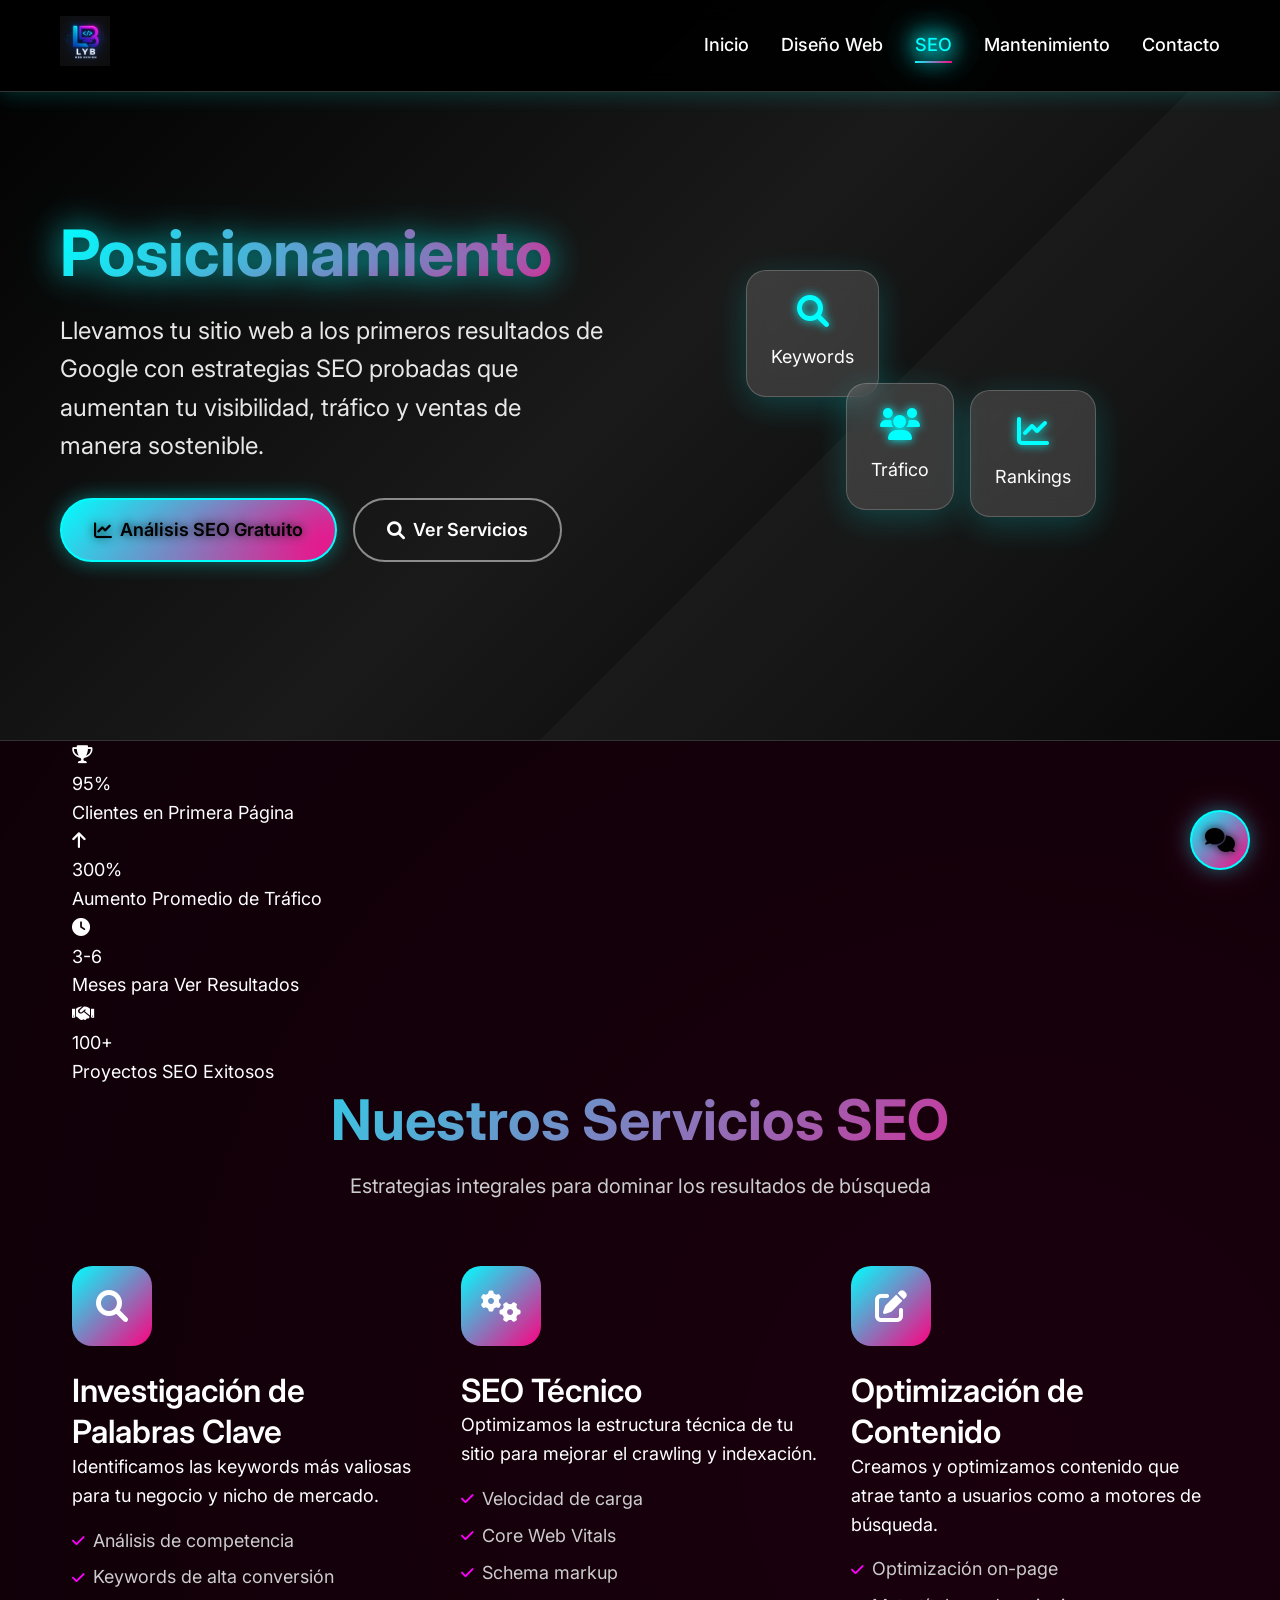
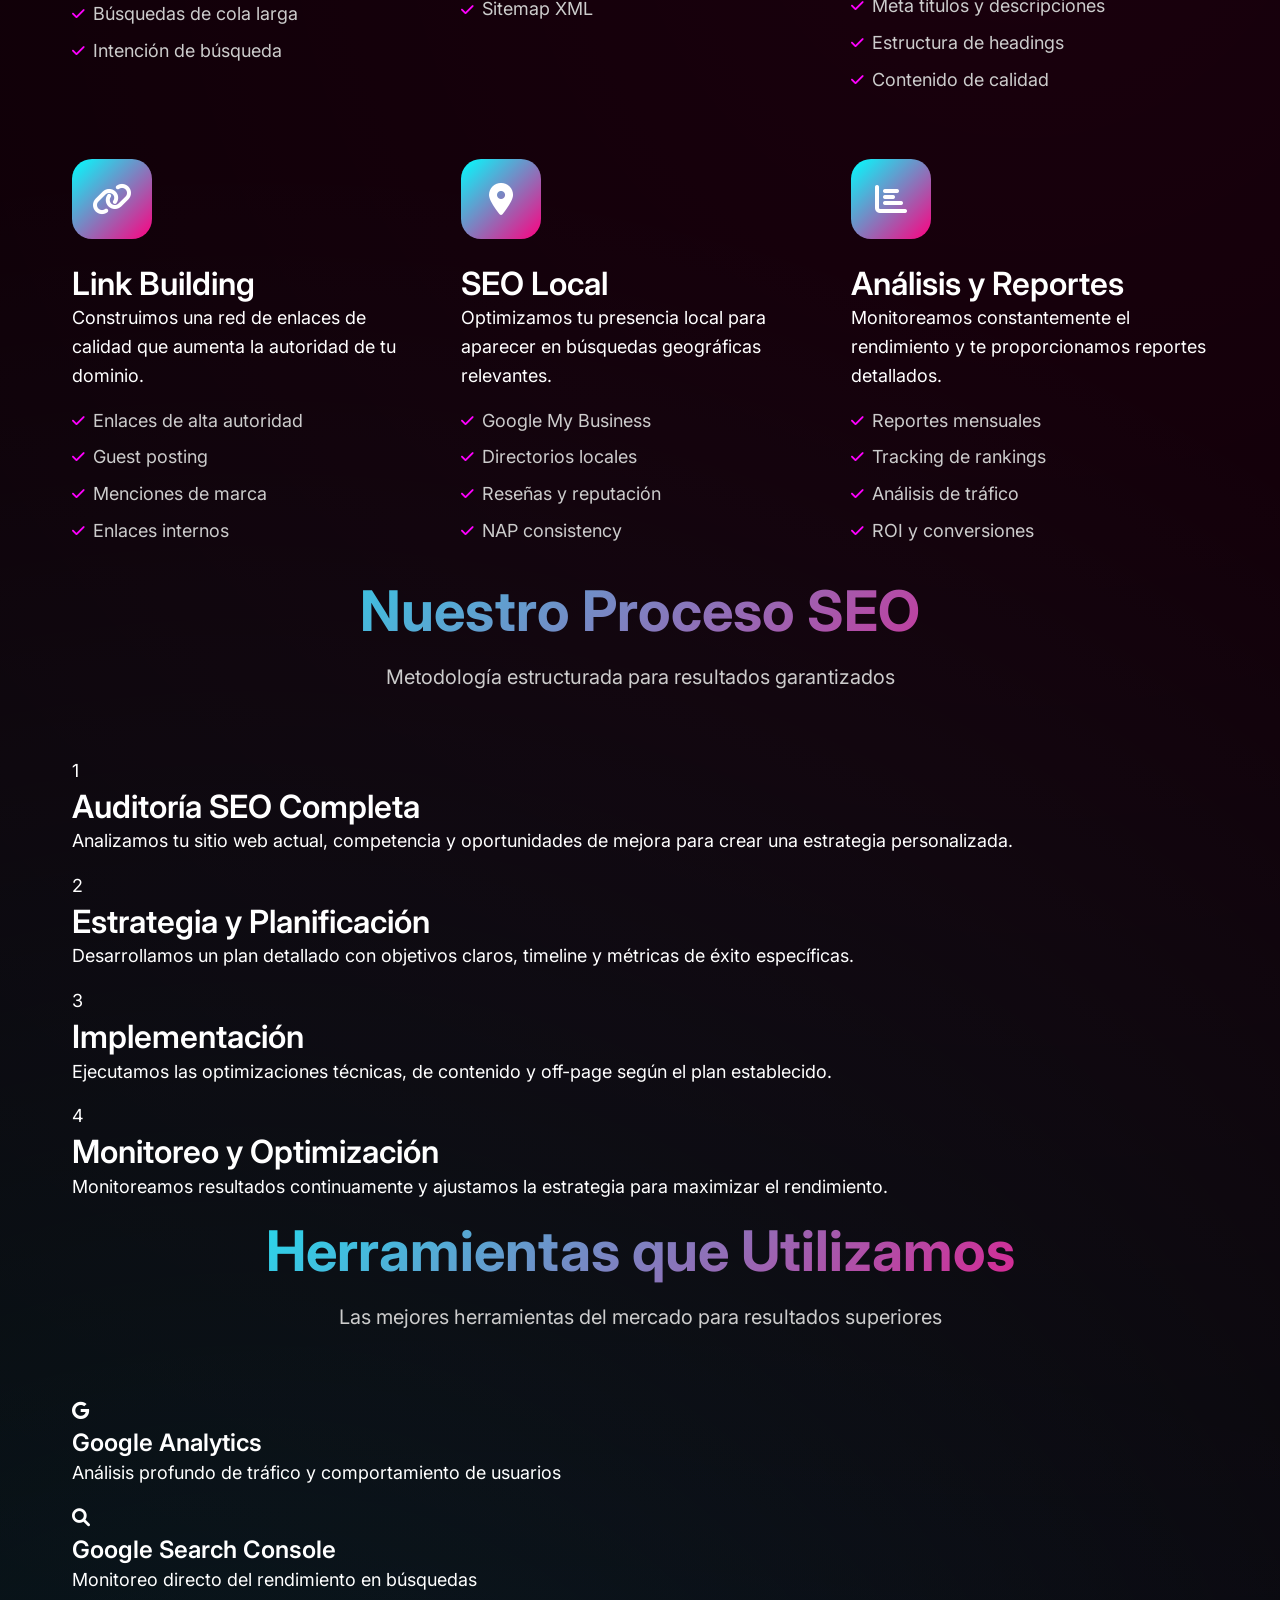
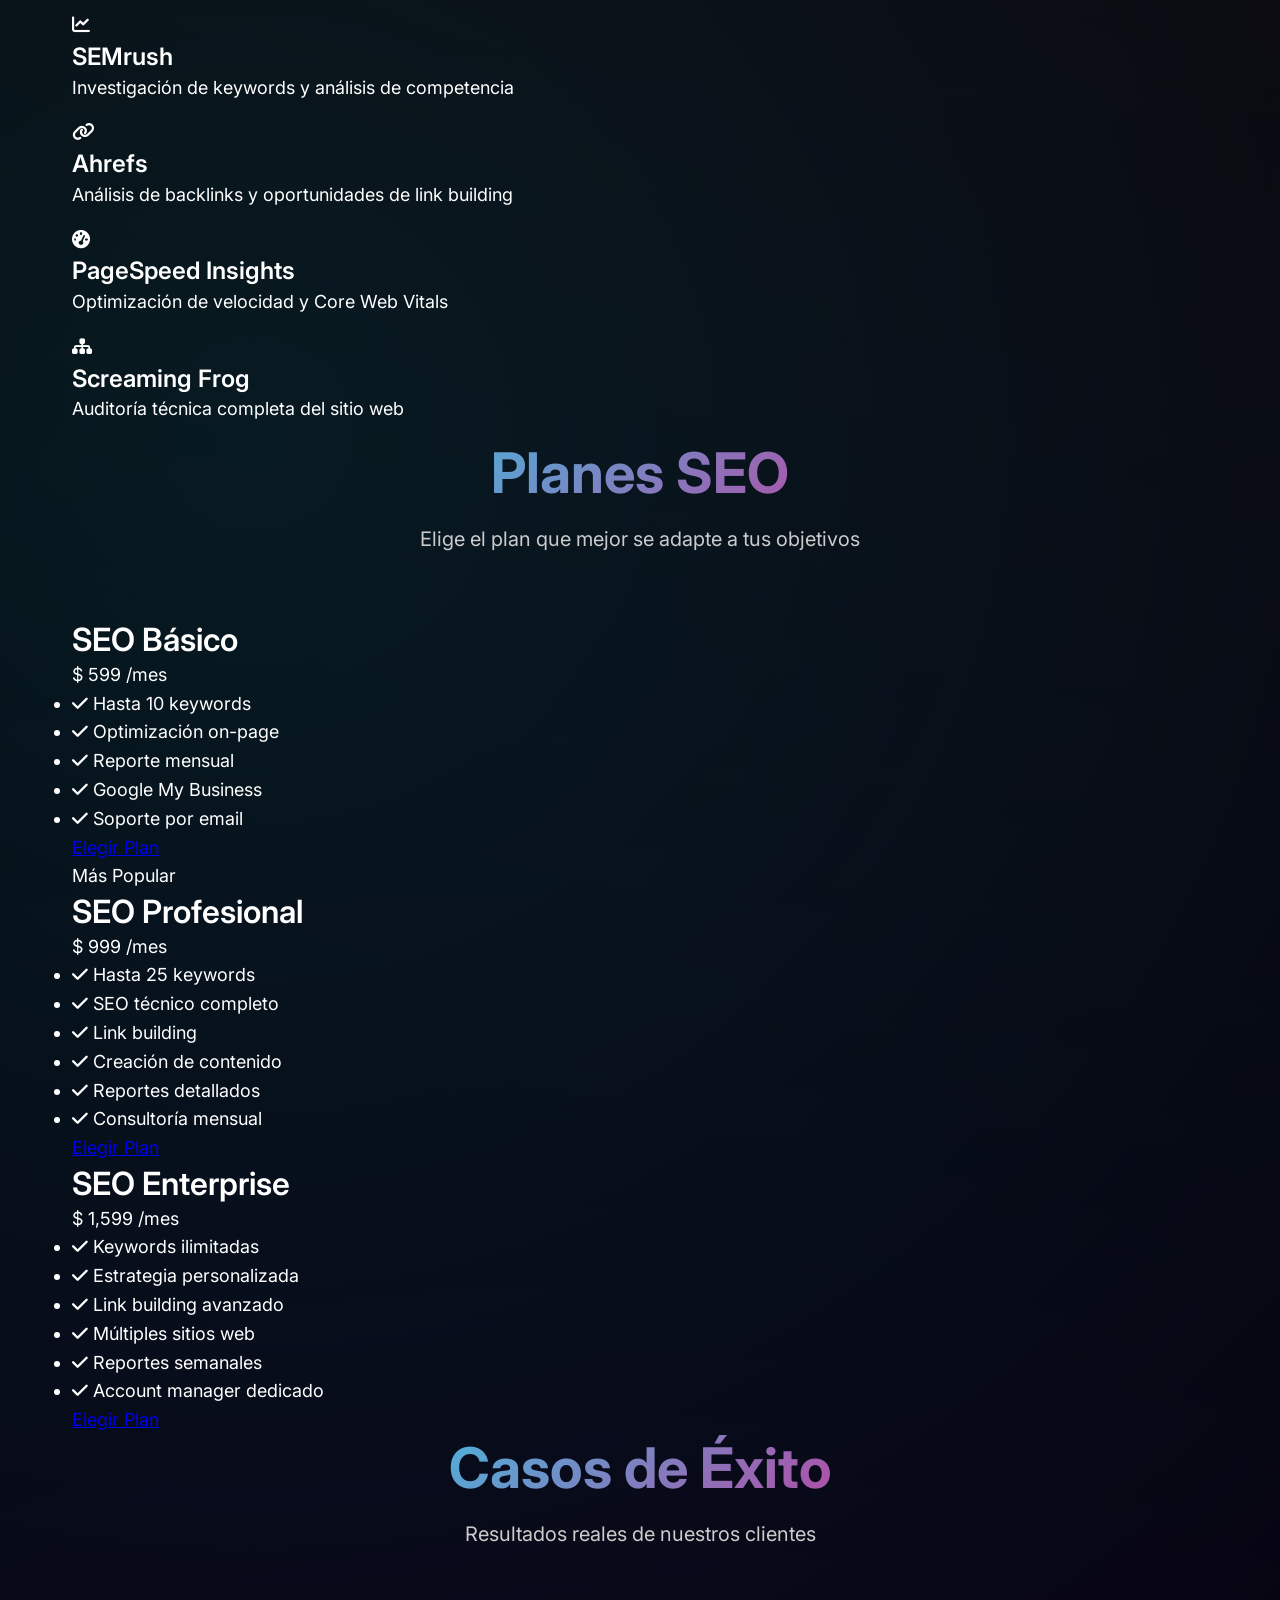
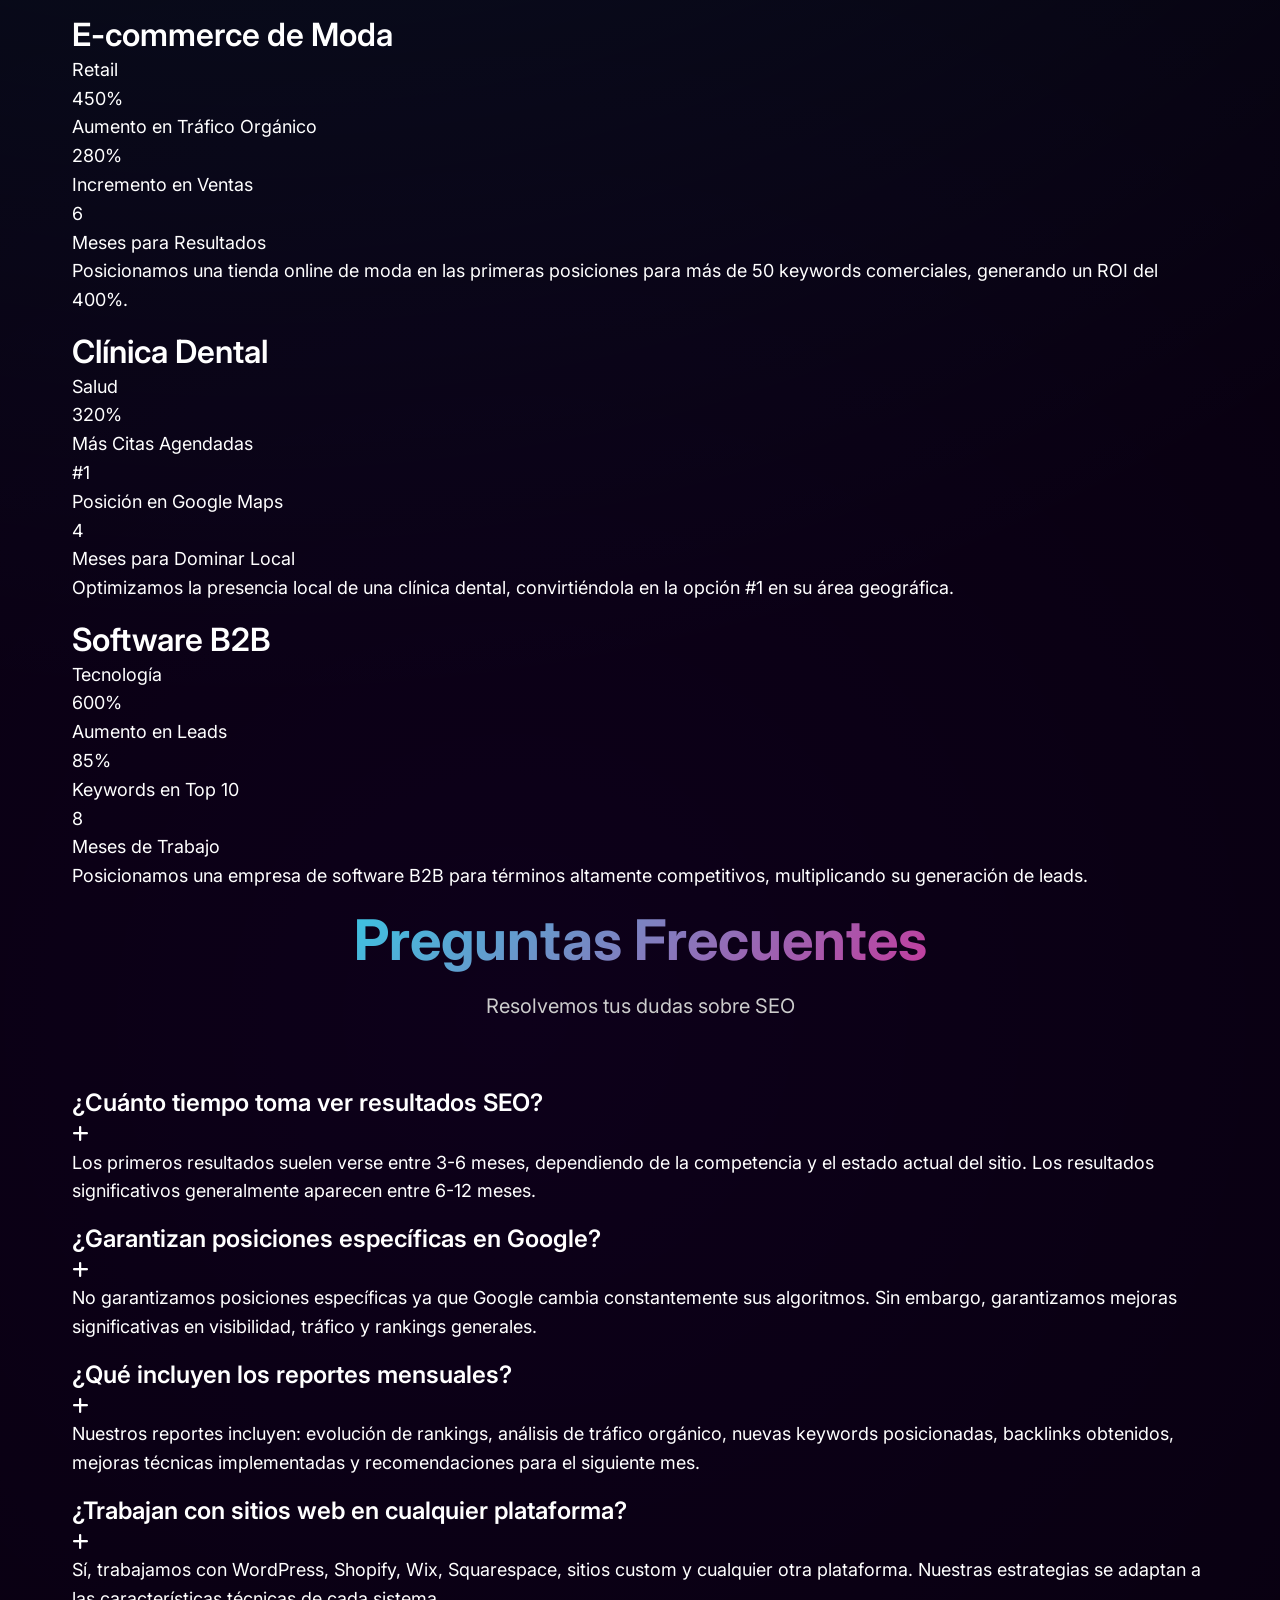
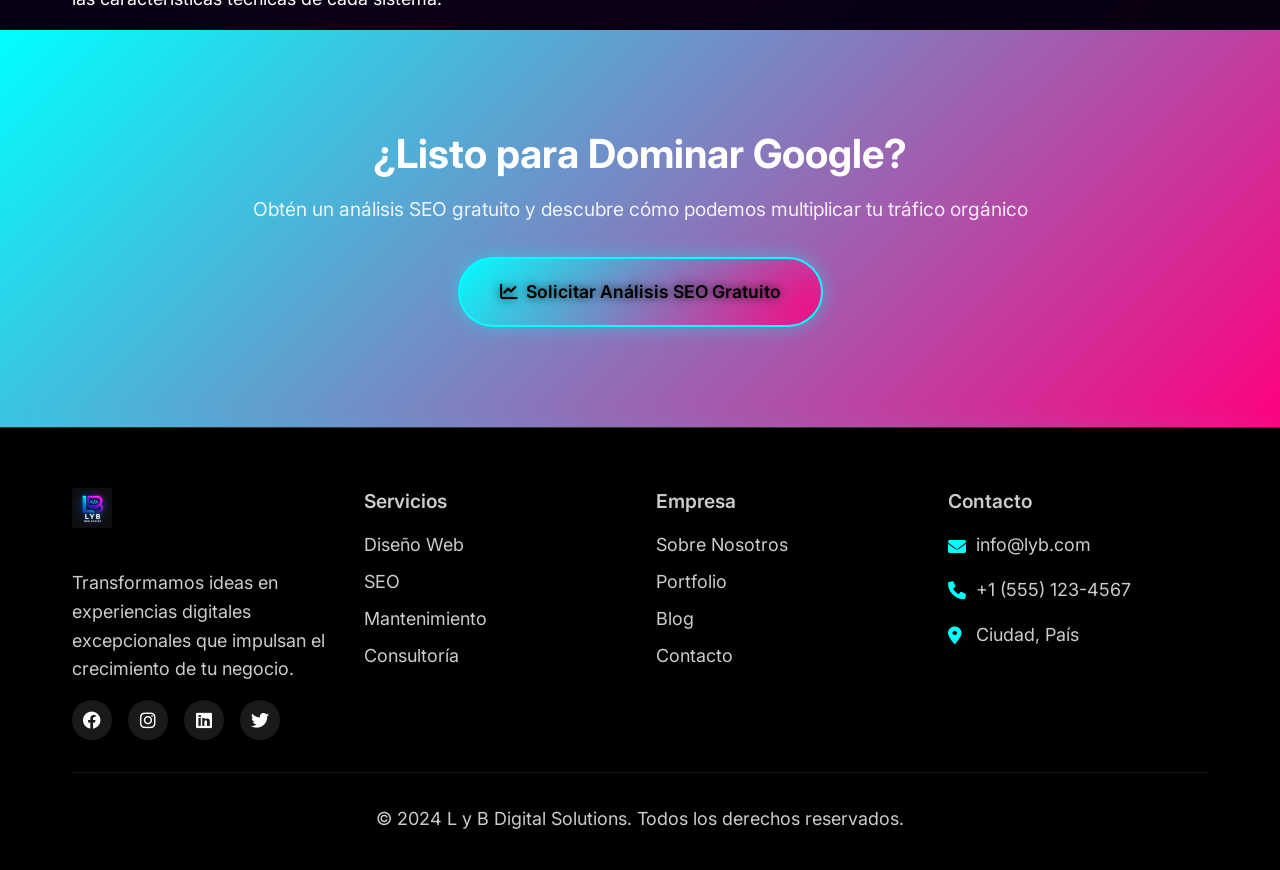
<file: seo.html>
<!DOCTYPE html>
<html lang="es">
<head>
    <meta charset="UTF-8">
    <meta name="viewport" content="width=device-width, initial-scale=1.0">
    <title>Servicios SEO Profesional - L y B Digital Solutions</title>
    <meta name="description" content="Servicios profesionales de SEO. Posicionamos tu sitio web en los primeros resultados de Google para aumentar tu visibilidad y ventas.">
    <link rel="stylesheet" href="styles.css">
    <link href="https://fonts.googleapis.com/css2?family=Inter:wght@300;400;500;600;700&display=swap" rel="stylesheet">
    <link rel="stylesheet" href="https://cdnjs.cloudflare.com/ajax/libs/font-awesome/6.0.0/css/all.min.css">
</head>
<body>
    <!-- Header -->
    <header class="header">
        <nav class="navbar">
            <div class="nav-container">
                <div class="nav-logo">
                    <img src="logo neon.png" alt="L y B Digital Solutions" class="logo-img">
                </div>
                <ul class="nav-menu">
                    <li><a href="index.html" class="nav-link">Inicio</a></li>
                    <li><a href="diseno-web.html" class="nav-link">Diseño Web</a></li>
                    <li><a href="seo.html" class="nav-link active">SEO</a></li>
                    <li><a href="mantenimiento.html" class="nav-link">Mantenimiento</a></li>
                    <li><a href="contacto.html" class="nav-link">Contacto</a></li>
                </ul>
                <div class="hamburger">
                    <span></span>
                    <span></span>
                    <span></span>
                </div>
            </div>
        </nav>
    </header>

    <!-- Hero Section -->
    <section class="hero">
        <div class="hero-container">
            <div class="hero-content">
                <h1 class="hero-title">
                    Posicionamiento SEO que Genera Resultados
                </h1>
                <p class="hero-description">
                    Llevamos tu sitio web a los primeros resultados de Google con estrategias SEO 
                    probadas que aumentan tu visibilidad, tráfico y ventas de manera sostenible.
                </p>
                <div class="hero-buttons">
                    <a href="contacto.html" class="btn btn-primary">
                        <i class="fas fa-chart-line"></i>
                        Análisis SEO Gratuito
                    </a>
                    <a href="#servicios-seo" class="btn btn-secondary">
                        <i class="fas fa-search"></i>
                        Ver Servicios
                    </a>
                </div>
            </div>
            <div class="hero-image">
                <div class="hero-graphic">
                    <div class="floating-card card-1">
                        <i class="fas fa-search"></i>
                        <span>Keywords</span>
                    </div>
                    <div class="floating-card card-2">
                        <i class="fas fa-chart-line"></i>
                        <span>Rankings</span>
                    </div>
                    <div class="floating-card card-3">
                        <i class="fas fa-users"></i>
                        <span>Tráfico</span>
                    </div>
                </div>
            </div>
        </div>
    </section>

    <!-- SEO Stats -->
    <section class="seo-stats">
        <div class="container">
            <div class="stats-grid">
                <div class="stat-item">
                    <div class="stat-icon">
                        <i class="fas fa-trophy"></i>
                    </div>
                    <div class="stat-number">95%</div>
                    <div class="stat-label">Clientes en Primera Página</div>
                </div>
                <div class="stat-item">
                    <div class="stat-icon">
                        <i class="fas fa-arrow-up"></i>
                    </div>
                    <div class="stat-number">300%</div>
                    <div class="stat-label">Aumento Promedio de Tráfico</div>
                </div>
                <div class="stat-item">
                    <div class="stat-icon">
                        <i class="fas fa-clock"></i>
                    </div>
                    <div class="stat-number">3-6</div>
                    <div class="stat-label">Meses para Ver Resultados</div>
                </div>
                <div class="stat-item">
                    <div class="stat-icon">
                        <i class="fas fa-handshake"></i>
                    </div>
                    <div class="stat-number">100+</div>
                    <div class="stat-label">Proyectos SEO Exitosos</div>
                </div>
            </div>
        </div>
    </section>

    <!-- SEO Services -->
    <section id="servicios-seo" class="services-detail">
        <div class="container">
            <div class="section-header">
                <h2>Nuestros Servicios SEO</h2>
                <p>Estrategias integrales para dominar los resultados de búsqueda</p>
            </div>
            <div class="services-grid">
                <div class="service-detail-card">
                    <div class="service-icon">
                        <i class="fas fa-search"></i>
                    </div>
                    <h3>Investigación de Palabras Clave</h3>
                    <p>Identificamos las keywords más valiosas para tu negocio y nicho de mercado.</p>
                    <ul class="service-features">
                        <li><i class="fas fa-check"></i> Análisis de competencia</li>
                        <li><i class="fas fa-check"></i> Keywords de alta conversión</li>
                        <li><i class="fas fa-check"></i> Búsquedas de cola larga</li>
                        <li><i class="fas fa-check"></i> Intención de búsqueda</li>
                    </ul>
                </div>

                <div class="service-detail-card">
                    <div class="service-icon">
                        <i class="fas fa-cogs"></i>
                    </div>
                    <h3>SEO Técnico</h3>
                    <p>Optimizamos la estructura técnica de tu sitio para mejorar el crawling y indexación.</p>
                    <ul class="service-features">
                        <li><i class="fas fa-check"></i> Velocidad de carga</li>
                        <li><i class="fas fa-check"></i> Core Web Vitals</li>
                        <li><i class="fas fa-check"></i> Schema markup</li>
                        <li><i class="fas fa-check"></i> Sitemap XML</li>
                    </ul>
                </div>

                <div class="service-detail-card">
                    <div class="service-icon">
                        <i class="fas fa-edit"></i>
                    </div>
                    <h3>Optimización de Contenido</h3>
                    <p>Creamos y optimizamos contenido que atrae tanto a usuarios como a motores de búsqueda.</p>
                    <ul class="service-features">
                        <li><i class="fas fa-check"></i> Optimización on-page</li>
                        <li><i class="fas fa-check"></i> Meta títulos y descripciones</li>
                        <li><i class="fas fa-check"></i> Estructura de headings</li>
                        <li><i class="fas fa-check"></i> Contenido de calidad</li>
                    </ul>
                </div>

                <div class="service-detail-card">
                    <div class="service-icon">
                        <i class="fas fa-link"></i>
                    </div>
                    <h3>Link Building</h3>
                    <p>Construimos una red de enlaces de calidad que aumenta la autoridad de tu dominio.</p>
                    <ul class="service-features">
                        <li><i class="fas fa-check"></i> Enlaces de alta autoridad</li>
                        <li><i class="fas fa-check"></i> Guest posting</li>
                        <li><i class="fas fa-check"></i> Menciones de marca</li>
                        <li><i class="fas fa-check"></i> Enlaces internos</li>
                    </ul>
                </div>

                <div class="service-detail-card">
                    <div class="service-icon">
                        <i class="fas fa-map-marker-alt"></i>
                    </div>
                    <h3>SEO Local</h3>
                    <p>Optimizamos tu presencia local para aparecer en búsquedas geográficas relevantes.</p>
                    <ul class="service-features">
                        <li><i class="fas fa-check"></i> Google My Business</li>
                        <li><i class="fas fa-check"></i> Directorios locales</li>
                        <li><i class="fas fa-check"></i> Reseñas y reputación</li>
                        <li><i class="fas fa-check"></i> NAP consistency</li>
                    </ul>
                </div>

                <div class="service-detail-card">
                    <div class="service-icon">
                        <i class="fas fa-chart-bar"></i>
                    </div>
                    <h3>Análisis y Reportes</h3>
                    <p>Monitoreamos constantemente el rendimiento y te proporcionamos reportes detallados.</p>
                    <ul class="service-features">
                        <li><i class="fas fa-check"></i> Reportes mensuales</li>
                        <li><i class="fas fa-check"></i> Tracking de rankings</li>
                        <li><i class="fas fa-check"></i> Análisis de tráfico</li>
                        <li><i class="fas fa-check"></i> ROI y conversiones</li>
                    </ul>
                </div>
            </div>
        </div>
    </section>

    <!-- SEO Process -->
    <section class="process-section">
        <div class="container">
            <div class="section-header">
                <h2>Nuestro Proceso SEO</h2>
                <p>Metodología estructurada para resultados garantizados</p>
            </div>
            <div class="process-timeline">
                <div class="process-step">
                    <div class="step-number">1</div>
                    <div class="step-content">
                        <h3>Auditoría SEO Completa</h3>
                        <p>Analizamos tu sitio web actual, competencia y oportunidades de mejora para crear una estrategia personalizada.</p>
                    </div>
                </div>
                <div class="process-step">
                    <div class="step-number">2</div>
                    <div class="step-content">
                        <h3>Estrategia y Planificación</h3>
                        <p>Desarrollamos un plan detallado con objetivos claros, timeline y métricas de éxito específicas.</p>
                    </div>
                </div>
                <div class="process-step">
                    <div class="step-number">3</div>
                    <div class="step-content">
                        <h3>Implementación</h3>
                        <p>Ejecutamos las optimizaciones técnicas, de contenido y off-page según el plan establecido.</p>
                    </div>
                </div>
                <div class="process-step">
                    <div class="step-number">4</div>
                    <div class="step-content">
                        <h3>Monitoreo y Optimización</h3>
                        <p>Monitoreamos resultados continuamente y ajustamos la estrategia para maximizar el rendimiento.</p>
                    </div>
                </div>
            </div>
        </div>
    </section>

    <!-- SEO Tools -->
    <section class="tools-section">
        <div class="container">
            <div class="section-header">
                <h2>Herramientas que Utilizamos</h2>
                <p>Las mejores herramientas del mercado para resultados superiores</p>
            </div>
            <div class="tools-grid">
                <div class="tool-item">
                    <div class="tool-icon">
                        <i class="fab fa-google"></i>
                    </div>
                    <h4>Google Analytics</h4>
                    <p>Análisis profundo de tráfico y comportamiento de usuarios</p>
                </div>
                <div class="tool-item">
                    <div class="tool-icon">
                        <i class="fas fa-search"></i>
                    </div>
                    <h4>Google Search Console</h4>
                    <p>Monitoreo directo del rendimiento en búsquedas</p>
                </div>
                <div class="tool-item">
                    <div class="tool-icon">
                        <i class="fas fa-chart-line"></i>
                    </div>
                    <h4>SEMrush</h4>
                    <p>Investigación de keywords y análisis de competencia</p>
                </div>
                <div class="tool-item">
                    <div class="tool-icon">
                        <i class="fas fa-link"></i>
                    </div>
                    <h4>Ahrefs</h4>
                    <p>Análisis de backlinks y oportunidades de link building</p>
                </div>
                <div class="tool-item">
                    <div class="tool-icon">
                        <i class="fas fa-tachometer-alt"></i>
                    </div>
                    <h4>PageSpeed Insights</h4>
                    <p>Optimización de velocidad y Core Web Vitals</p>
                </div>
                <div class="tool-item">
                    <div class="tool-icon">
                        <i class="fas fa-sitemap"></i>
                    </div>
                    <h4>Screaming Frog</h4>
                    <p>Auditoría técnica completa del sitio web</p>
                </div>
            </div>
        </div>
    </section>

    <!-- Pricing Section -->
    <section class="pricing-section">
        <div class="container">
            <div class="section-header">
                <h2>Planes SEO</h2>
                <p>Elige el plan que mejor se adapte a tus objetivos</p>
            </div>
            <div class="pricing-grid">
                <div class="pricing-card">
                    <div class="pricing-header">
                        <h3>SEO Básico</h3>
                        <div class="price">
                            <span class="currency">$</span>
                            <span class="amount">599</span>
                            <span class="period">/mes</span>
                        </div>
                    </div>
                    <ul class="pricing-features">
                        <li><i class="fas fa-check"></i> Hasta 10 keywords</li>
                        <li><i class="fas fa-check"></i> Optimización on-page</li>
                        <li><i class="fas fa-check"></i> Reporte mensual</li>
                        <li><i class="fas fa-check"></i> Google My Business</li>
                        <li><i class="fas fa-check"></i> Soporte por email</li>
                    </ul>
                    <a href="contacto.html" class="pricing-btn">Elegir Plan</a>
                </div>

                <div class="pricing-card featured">
                    <div class="pricing-badge">Más Popular</div>
                    <div class="pricing-header">
                        <h3>SEO Profesional</h3>
                        <div class="price">
                            <span class="currency">$</span>
                            <span class="amount">999</span>
                            <span class="period">/mes</span>
                        </div>
                    </div>
                    <ul class="pricing-features">
                        <li><i class="fas fa-check"></i> Hasta 25 keywords</li>
                        <li><i class="fas fa-check"></i> SEO técnico completo</li>
                        <li><i class="fas fa-check"></i> Link building</li>
                        <li><i class="fas fa-check"></i> Creación de contenido</li>
                        <li><i class="fas fa-check"></i> Reportes detallados</li>
                        <li><i class="fas fa-check"></i> Consultoría mensual</li>
                    </ul>
                    <a href="contacto.html" class="pricing-btn">Elegir Plan</a>
                </div>

                <div class="pricing-card">
                    <div class="pricing-header">
                        <h3>SEO Enterprise</h3>
                        <div class="price">
                            <span class="currency">$</span>
                            <span class="amount">1,599</span>
                            <span class="period">/mes</span>
                        </div>
                    </div>
                    <ul class="pricing-features">
                        <li><i class="fas fa-check"></i> Keywords ilimitadas</li>
                        <li><i class="fas fa-check"></i> Estrategia personalizada</li>
                        <li><i class="fas fa-check"></i> Link building avanzado</li>
                        <li><i class="fas fa-check"></i> Múltiples sitios web</li>
                        <li><i class="fas fa-check"></i> Reportes semanales</li>
                        <li><i class="fas fa-check"></i> Account manager dedicado</li>
                    </ul>
                    <a href="contacto.html" class="pricing-btn">Elegir Plan</a>
                </div>
            </div>
        </div>
    </section>

    <!-- Case Studies -->
    <section class="case-studies">
        <div class="container">
            <div class="section-header">
                <h2>Casos de Éxito</h2>
                <p>Resultados reales de nuestros clientes</p>
            </div>
            <div class="case-studies-grid">
                <div class="case-study-card">
                    <div class="case-study-header">
                        <h3>E-commerce de Moda</h3>
                        <span class="industry">Retail</span>
                    </div>
                    <div class="case-study-results">
                        <div class="result-item">
                            <div class="result-number">450%</div>
                            <div class="result-label">Aumento en Tráfico Orgánico</div>
                        </div>
                        <div class="result-item">
                            <div class="result-number">280%</div>
                            <div class="result-label">Incremento en Ventas</div>
                        </div>
                        <div class="result-item">
                            <div class="result-number">6</div>
                            <div class="result-label">Meses para Resultados</div>
                        </div>
                    </div>
                    <p>Posicionamos una tienda online de moda en las primeras posiciones para más de 50 keywords comerciales, generando un ROI del 400%.</p>
                </div>

                <div class="case-study-card">
                    <div class="case-study-header">
                        <h3>Clínica Dental</h3>
                        <span class="industry">Salud</span>
                    </div>
                    <div class="case-study-results">
                        <div class="result-item">
                            <div class="result-number">320%</div>
                            <div class="result-label">Más Citas Agendadas</div>
                        </div>
                        <div class="result-item">
                            <div class="result-number">#1</div>
                            <div class="result-label">Posición en Google Maps</div>
                        </div>
                        <div class="result-item">
                            <div class="result-number">4</div>
                            <div class="result-label">Meses para Dominar Local</div>
                        </div>
                    </div>
                    <p>Optimizamos la presencia local de una clínica dental, convirtiéndola en la opción #1 en su área geográfica.</p>
                </div>

                <div class="case-study-card">
                    <div class="case-study-header">
                        <h3>Software B2B</h3>
                        <span class="industry">Tecnología</span>
                    </div>
                    <div class="case-study-results">
                        <div class="result-item">
                            <div class="result-number">600%</div>
                            <div class="result-label">Aumento en Leads</div>
                        </div>
                        <div class="result-item">
                            <div class="result-number">85%</div>
                            <div class="result-label">Keywords en Top 10</div>
                        </div>
                        <div class="result-item">
                            <div class="result-number">8</div>
                            <div class="result-label">Meses de Trabajo</div>
                        </div>
                    </div>
                    <p>Posicionamos una empresa de software B2B para términos altamente competitivos, multiplicando su generación de leads.</p>
                </div>
            </div>
        </div>
    </section>

    <!-- FAQ Section -->
    <section class="faq-section">
        <div class="container">
            <div class="section-header">
                <h2>Preguntas Frecuentes</h2>
                <p>Resolvemos tus dudas sobre SEO</p>
            </div>
            <div class="faq-grid">
                <div class="faq-item">
                    <div class="faq-question">
                        <h4>¿Cuánto tiempo toma ver resultados SEO?</h4>
                        <i class="fas fa-plus"></i>
                    </div>
                    <div class="faq-answer">
                        <p>Los primeros resultados suelen verse entre 3-6 meses, dependiendo de la competencia y el estado actual del sitio. Los resultados significativos generalmente aparecen entre 6-12 meses.</p>
                    </div>
                </div>
                <div class="faq-item">
                    <div class="faq-question">
                        <h4>¿Garantizan posiciones específicas en Google?</h4>
                        <i class="fas fa-plus"></i>
                    </div>
                    <div class="faq-answer">
                        <p>No garantizamos posiciones específicas ya que Google cambia constantemente sus algoritmos. Sin embargo, garantizamos mejoras significativas en visibilidad, tráfico y rankings generales.</p>
                    </div>
                </div>
                <div class="faq-item">
                    <div class="faq-question">
                        <h4>¿Qué incluyen los reportes mensuales?</h4>
                        <i class="fas fa-plus"></i>
                    </div>
                    <div class="faq-answer">
                        <p>Nuestros reportes incluyen: evolución de rankings, análisis de tráfico orgánico, nuevas keywords posicionadas, backlinks obtenidos, mejoras técnicas implementadas y recomendaciones para el siguiente mes.</p>
                    </div>
                </div>
                <div class="faq-item">
                    <div class="faq-question">
                        <h4>¿Trabajan con sitios web en cualquier plataforma?</h4>
                        <i class="fas fa-plus"></i>
                    </div>
                    <div class="faq-answer">
                        <p>Sí, trabajamos con WordPress, Shopify, Wix, Squarespace, sitios custom y cualquier otra plataforma. Nuestras estrategias se adaptan a las características técnicas de cada sistema.</p>
                    </div>
                </div>
            </div>
        </div>
    </section>

    <!-- CTA Section -->
    <section class="cta-section">
        <div class="container">
            <div class="cta-content">
                <h2>¿Listo para Dominar Google?</h2>
                <p>Obtén un análisis SEO gratuito y descubre cómo podemos multiplicar tu tráfico orgánico</p>
                <a href="contacto.html" class="btn btn-primary btn-large">
                    <i class="fas fa-chart-line"></i>
                    Solicitar Análisis SEO Gratuito
                </a>
            </div>
        </div>
    </section>

    <!-- Footer -->
    <footer class="footer">
        <div class="container">
            <div class="footer-content">
                <div class="footer-section">
                    <div class="footer-logo">
                        <img src="logo neon.png" alt="L y B Digital Solutions" class="footer-logo-img">
                    </div>
                    <p>Transformamos ideas en experiencias digitales excepcionales que impulsan el crecimiento de tu negocio.</p>
                    <div class="social-links">
                        <a href="#"><i class="fab fa-facebook"></i></a>
                        <a href="#"><i class="fab fa-instagram"></i></a>
                        <a href="#"><i class="fab fa-linkedin"></i></a>
                        <a href="#"><i class="fab fa-twitter"></i></a>
                    </div>
                </div>
                <div class="footer-section">
                    <h4>Servicios</h4>
                    <ul>
                        <li><a href="diseno-web.html">Diseño Web</a></li>
                        <li><a href="seo.html">SEO</a></li>
                        <li><a href="mantenimiento.html">Mantenimiento</a></li>
                        <li><a href="contacto.html">Consultoría</a></li>
                    </ul>
                </div>
                <div class="footer-section">
                    <h4>Empresa</h4>
                    <ul>
                        <li><a href="#">Sobre Nosotros</a></li>
                        <li><a href="#">Portfolio</a></li>
                        <li><a href="#">Blog</a></li>
                        <li><a href="contacto.html">Contacto</a></li>
                    </ul>
                </div>
                <div class="footer-section">
                    <h4>Contacto</h4>
                    <div class="contact-info">
                        <p><i class="fas fa-envelope"></i> info@lyb.com</p>
                        <p><i class="fas fa-phone"></i> +1 (555) 123-4567</p>
                        <p><i class="fas fa-map-marker-alt"></i> Ciudad, País</p>
                    </div>
                </div>
            </div>
            <div class="footer-bottom">
                <p>&copy; 2024 L y B Digital Solutions. Todos los derechos reservados.</p>
            </div>
        </div>
    </footer>

    <!-- Chatbot Button -->
    <div class="chatbot-button" id="chatbotButton">
        <i class="fas fa-comments"></i>
    </div>

    <script src="script.js"></script>
</body>
</html>
</file>
<file: styles.css>
/* Reset y Variables */
* {
    margin: 0;
    padding: 0;
    box-sizing: border-box;
}

:root {
    --primary-color: #00ffff;
    --secondary-color: #ff0080;
    --accent-color: #ff00ff;
    --neon-blue: #00ffff;
    --neon-pink: #ff0080;
    --neon-purple: #8000ff;
    --text-primary: #ffffff;
    --text-secondary: #cccccc;
    --text-light: #cccccc;
    --text-dark: #000000;
    --bg-primary: #000000;
    --bg-secondary: #111111;
    --bg-dark: #000000;
    --border-color: #333333;
    --shadow-sm: 0 1px 2px 0 rgb(0 255 255 / 0.3);
    --shadow-md: 0 4px 6px -1px rgb(255 0 128 / 0.3), 0 2px 4px -2px rgb(0 255 255 / 0.3);
    --shadow-lg: 0 10px 15px -3px rgb(255 0 255 / 0.3), 0 4px 6px -4px rgb(0 255 255 / 0.3);
    --shadow-xl: 0 20px 25px -5px rgb(255 0 128 / 0.3), 0 8px 10px -6px rgb(255 0 255 / 0.3);
    --gradient-primary: linear-gradient(135deg, #00ffff 0%, #ff0080 100%);
    --gradient-secondary: linear-gradient(135deg, #ff0080 0%, #8000ff 100%);
    --gradient-accent: linear-gradient(135deg, #00ffff 0%, #ff00ff 100%);
    --neon-glow: 0 0 20px currentColor, 0 0 40px currentColor, 0 0 60px currentColor;
    
    /* Fluid Typography Variables */
    --fs-xs: clamp(0.75rem, 0.7rem + 0.25vw, 0.875rem);
    --fs-sm: clamp(0.875rem, 0.8rem + 0.375vw, 1rem);
    --fs-base: clamp(1rem, 0.9rem + 0.5vw, 1.125rem);
    --fs-lg: clamp(1.125rem, 1rem + 0.625vw, 1.25rem);
    --fs-xl: clamp(1.25rem, 1.1rem + 0.75vw, 1.5rem);
    --fs-2xl: clamp(1.5rem, 1.3rem + 1vw, 2rem);
    --fs-3xl: clamp(2rem, 1.7rem + 1.5vw, 2.5rem);
    --fs-4xl: clamp(2.5rem, 2rem + 2.5vw, 3.5rem);
    --fs-5xl: clamp(3rem, 2.5rem + 2.5vw, 4rem);
}

body {
    font-family: 'Inter', -apple-system, BlinkMacSystemFont, 'Segoe UI', Roboto, sans-serif;
    line-height: 1.6;
    margin: 0;
    padding: 0;
    color: var(--text-primary);
    background-color: var(--bg-primary);
    background-image: radial-gradient(circle at 20% 50%, rgba(0, 255, 255, 0.1) 0%, transparent 50%),
                      radial-gradient(circle at 80% 20%, rgba(255, 0, 128, 0.1) 0%, transparent 50%),
                      radial-gradient(circle at 40% 80%, rgba(128, 0, 255, 0.1) 0%, transparent 50%);
    overflow-x: hidden;
    font-size: var(--fs-base);
}

h1, h2, h3, h4, h5, h6 {
    margin: 0;
    font-weight: 600;
}

h1 {
    font-size: var(--fs-5xl);
    line-height: 1.1;
}

h2 {
    font-size: var(--fs-4xl);
    line-height: 1.2;
}

h3 {
    font-size: var(--fs-2xl);
    line-height: 1.3;
}

h4 {
    font-size: var(--fs-xl);
    line-height: 1.4;
}

h5 {
    font-size: var(--fs-lg);
    line-height: 1.4;
}

h6 {
    font-size: var(--fs-base);
    line-height: 1.5;
}

p {
    font-size: var(--fs-base);
    line-height: 1.6;
    margin-bottom: 1rem;
}

.text-sm {
    font-size: var(--fs-sm);
}

.text-lg {
    font-size: var(--fs-lg);
}

.text-xl {
    font-size: var(--fs-xl);
}

.container {
     max-width: 1200px;
     margin: 0 auto;
     padding: 0 2rem;
}

@media (max-width: 1024px) {
    .container {
        padding: 0 1.5rem;
    }
}

@media (max-width: 768px) {
    .container {
        padding: 0 1.25rem;
    }
}

@media (max-width: 480px) {
    .container {
        padding: 0 1rem;
    }
}

/* Header */
.header {
    position: fixed;
    top: 0;
    left: 0;
    right: 0;
    background: rgba(0, 0, 0, 0.95);
    backdrop-filter: blur(10px);
    border-bottom: 1px solid var(--border-color);
    box-shadow: 0 2px 20px rgba(0, 255, 255, 0.2);
    z-index: 1000;
    transition: all 0.3s ease;
}

.navbar {
    padding: 1rem 0;
}

.nav-container {
    max-width: 1200px;
    margin: 0 auto;
    padding: 0 20px;
    display: flex;
    justify-content: space-between;
    align-items: center;
}

.logo-img {
    height: 50px;
    width: auto;
    transition: all 0.3s ease;
}

.logo-img:hover {
    transform: scale(1.05);
    filter: brightness(1.1);
}

.nav-logo h2 {
    font-size: 1.8rem;
    font-weight: 700;
    background: var(--gradient-primary);
    -webkit-background-clip: text;
    -webkit-text-fill-color: transparent;
    background-clip: text;
    margin-bottom: -5px;
}

.nav-logo span {
    font-size: 0.8rem;
    color: var(--text-secondary);
    font-weight: 500;
}

.nav-menu {
    display: flex;
    list-style: none;
    gap: 2rem;
    align-items: center;
}

.nav-link {
    text-decoration: none;
    color: var(--text-primary);
    font-weight: 500;
    transition: all 0.3s ease;
    position: relative;
    padding: 0.5rem 0;
}

.nav-link:hover,
.nav-link.active {
    color: var(--neon-blue);
    text-shadow: var(--neon-glow);
    filter: drop-shadow(0 0 10px var(--neon-blue));
}

.nav-link::after {
    content: '';
    position: absolute;
    bottom: 0;
    left: 0;
    width: 0;
    height: 2px;
    background: var(--gradient-primary);
    transition: width 0.3s ease;
}

.nav-link:hover::after,
.nav-link.active::after {
    width: 100%;
}

.hamburger {
    display: none;
    flex-direction: column;
    cursor: pointer;
    gap: 4px;
    padding: 8px;
    border-radius: 8px;
    transition: all 0.3s ease;
    position: relative;
    z-index: 1001;
}

.hamburger:hover {
    background: rgba(0, 255, 255, 0.1);
    transform: scale(1.05);
}

.hamburger span {
    width: 25px;
    height: 3px;
    background: var(--text-primary);
    transition: all 0.3s cubic-bezier(0.4, 0, 0.2, 1);
    border-radius: 2px;
    transform-origin: center;
}

.hamburger.active span:nth-child(1) {
    transform: rotate(45deg) translate(6px, 6px);
    background: var(--neon-blue);
    box-shadow: 0 0 10px var(--neon-blue);
}

.hamburger.active span:nth-child(2) {
    opacity: 0;
    transform: scale(0);
}

.hamburger.active span:nth-child(3) {
    transform: rotate(-45deg) translate(6px, -6px);
    background: var(--neon-blue);
    box-shadow: 0 0 10px var(--neon-blue);
}

/* Hero Section */
.hero {
    padding: 120px 0 80px;
    background: linear-gradient(135deg, #000000 0%, #1a1a1a 50%, #000000 100%);
    color: var(--text-primary);
    position: relative;
    overflow: hidden;
    border-bottom: 1px solid var(--border-color);
}

.hero::before {
    content: '';
    position: absolute;
    top: 0;
    left: 0;
    right: 0;
    bottom: 0;
    background: url('data:image/svg+xml,<svg xmlns="http://www.w3.org/2000/svg" viewBox="0 0 1000 1000"><polygon fill="%23ffffff08" points="0,1000 1000,0 1000,1000"/></svg>');
    background-size: cover;
}

.hero-container {
    max-width: 1200px;
    margin: 0 auto;
    padding: 0 20px;
    display: grid;
    grid-template-columns: 1fr 1fr;
    gap: 4rem;
    align-items: center;
    position: relative;
    z-index: 1;
    min-height: 60vh;
}

@media (max-width: 1024px) {
    .hero-container {
        grid-template-columns: 1fr;
        gap: 3rem;
        text-align: center;
        min-height: 50vh;
    }
    
    .hero-content {
        order: 1;
    }
    
    .hero-image {
        order: 2;
    }
}

.hero-title {
    font-size: var(--fs-5xl);
    font-weight: 700;
    line-height: 1.1;
    margin-bottom: 1.5rem;
    background: linear-gradient(135deg, var(--neon-blue), var(--neon-pink));
    -webkit-background-clip: text;
    -webkit-text-fill-color: transparent;
    background-clip: text;
    text-shadow: 0 0 30px rgba(0, 255, 255, 0.5);
    filter: drop-shadow(0 0 20px rgba(0, 255, 255, 0.3));
}

.highlight {
    background: linear-gradient(45deg, #f093fb, #f5576c);
    -webkit-background-clip: text;
    -webkit-text-fill-color: transparent;
    background-clip: text;
}

.hero-description {
    font-size: var(--fs-xl);
    line-height: 1.6;
    margin-bottom: 2rem;
    opacity: 0.9;
}

.hero-buttons {
    display: flex;
    gap: 1rem;
    flex-wrap: wrap;
}

.btn {
    display: inline-flex;
    align-items: center;
    gap: 0.5rem;
    padding: 1rem 2rem;
    border-radius: 50px;
    text-decoration: none;
    font-weight: 600;
    transition: all 0.3s ease;
    border: none;
    cursor: pointer;
    font-size: var(--fs-base);
    min-height: 44px;
    justify-content: center;
}

@media (max-width: 768px) {
    .btn {
        padding: 0.875rem 1.75rem;
        font-size: var(--fs-sm);
        min-height: 48px;
    }
}

@media (max-width: 480px) {
    .btn {
        padding: 1rem 1.5rem;
        width: 100%;
        max-width: 280px;
        margin: 0 auto;
    }
    
    .hero-buttons {
        flex-direction: column;
        align-items: center;
        gap: 1rem;
    }
    
    .hero-buttons .btn {
        width: 100%;
        max-width: 250px;
    }
}

.btn-primary {
    background: var(--gradient-primary);
    color: var(--text-dark);
    border: 2px solid var(--neon-blue);
    box-shadow: 0 0 20px rgba(0, 255, 255, 0.4), inset 0 0 20px rgba(0, 255, 255, 0.1);
    text-shadow: 0 0 10px rgba(0, 0, 0, 0.8);
}

.btn-primary:hover {
    background: var(--gradient-secondary);
    transform: translateY(-2px);
    box-shadow: 0 0 30px rgba(0, 255, 255, 0.6), 0 0 50px rgba(255, 0, 128, 0.4), inset 0 0 30px rgba(0, 255, 255, 0.2);
    border-color: var(--neon-pink);
    text-shadow: 0 0 15px rgba(0, 0, 0, 1);
}

.btn-secondary {
    background: transparent;
    color: white;
    border: 2px solid rgba(255, 255, 255, 0.5);
}

.btn-secondary:hover {
    background: rgba(255, 255, 255, 0.1);
    transform: translateY(-2px);
}

.btn-large {
    padding: 1.2rem 2.5rem;
    font-size: 1.1rem;
}

/* Hero Graphics */
.hero-graphic {
    position: relative;
    height: 400px;
    width: 100%;
    max-width: 500px;
    margin: 0 auto;
}

.floating-card {
    position: absolute;
    background: rgba(255, 255, 255, 0.15);
    backdrop-filter: blur(10px);
    border: 1px solid rgba(255, 255, 255, 0.2);
    border-radius: 20px;
    padding: 1.5rem;
    display: flex;
    flex-direction: column;
    align-items: center;
    gap: 0.5rem;
    color: white;
    animation: float 6s ease-in-out infinite;
    box-shadow: 0 8px 32px rgba(0, 255, 255, 0.2);
    transition: all 0.3s ease;
}

.floating-card:hover {
    transform: translateY(-5px);
    box-shadow: 0 12px 40px rgba(0, 255, 255, 0.3);
    border-color: var(--neon-blue);
}

.floating-card i {
    font-size: 2rem;
    margin-bottom: 0.5rem;
    color: var(--neon-blue);
    text-shadow: 0 0 10px var(--neon-blue);
}

.card-1 {
    top: 20%;
    left: 10%;
    animation-delay: 0s;
}

.card-2 {
    top: 50%;
    right: 20%;
    animation-delay: 2s;
}

.card-3 {
    bottom: 20%;
    left: 30%;
    animation-delay: 4s;
}

@keyframes float {
    0%, 100% { transform: translateY(0px); }
    50% { transform: translateY(-20px); }
}

/* Responsive hero graphics */
@media (max-width: 1024px) {
    .hero-graphic {
        height: 350px;
        margin-top: 2rem;
    }
    
    .floating-card {
        padding: 1.25rem;
    }
    
    .floating-card i {
        font-size: 1.75rem;
    }
}

@media (max-width: 768px) {
    .hero-graphic {
        height: 300px;
        position: relative;
    }
    
    .floating-card {
        position: static;
        display: inline-flex;
        margin: 0.5rem;
        animation: none;
        transform: none !important;
    }
    
    .hero-image {
        display: flex;
        flex-wrap: wrap;
        justify-content: center;
        gap: 1rem;
    }
}

@media (max-width: 480px) {
    .hero-graphic {
        height: auto;
    }
    
    .floating-card {
        flex: 1;
        min-width: 120px;
        max-width: 150px;
        padding: 1rem;
        font-size: 0.9rem;
    }
    
    .floating-card i {
        font-size: 1.5rem;
    }
}

/* Services Overview */
.services-overview {
    padding: 100px 0;
    background: var(--bg-secondary);
}

@media (max-width: 1024px) {
    .services-overview {
        padding: 80px 0;
    }
}

@media (max-width: 768px) {
    .services-overview {
        padding: 60px 0;
    }
}

@media (max-width: 480px) {
    .services-overview {
        padding: 40px 0;
    }
}

.section-header {
    text-align: center;
    margin-bottom: 4rem;
}

.section-header h2 {
    font-size: var(--fs-4xl);
    font-weight: 700;
    margin-bottom: 1rem;
    background: var(--gradient-primary);
    -webkit-background-clip: text;
    -webkit-text-fill-color: transparent;
    background-clip: text;
}

.section-header p {
    font-size: var(--fs-lg);
    color: var(--text-secondary);
}

.services-grid {
    display: grid;
    grid-template-columns: repeat(auto-fit, minmax(350px, 1fr));
    gap: 2rem;
}

@media (max-width: 1200px) {
    .services-grid {
        grid-template-columns: repeat(auto-fit, minmax(320px, 1fr));
        gap: 1.5rem;
    }
}

@media (max-width: 768px) {
    .services-grid {
        grid-template-columns: 1fr;
        gap: 1.5rem;
        max-width: 500px;
        margin: 0 auto;
    }
}

@media (max-width: 480px) {
    .services-grid {
        max-width: 100%;
    }
}

.service-card {
    background: var(--bg-secondary);
    border-radius: 20px;
    padding: 2.5rem;
    box-shadow: 0 4px 20px rgba(0, 0, 0, 0.3);
    transition: all 0.3s ease;
    position: relative;
    overflow: hidden;
    border: 1px solid var(--border-color);
    height: 100%;
    display: flex;
    flex-direction: column;
}

@media (max-width: 768px) {
    .service-card {
        padding: 2rem;
        border-radius: 16px;
    }
    
    .service-card:hover {
        transform: translateY(-5px);
    }
}

@media (max-width: 480px) {
    .service-card {
        padding: 1.5rem;
        border-radius: 12px;
    }
    
    .service-card h3 {
        font-size: 1.25rem;
        margin-bottom: 0.75rem;
    }
    
    .service-card p {
        font-size: 0.95rem;
        margin-bottom: 1.25rem;
    }
    
    .service-icon {
        width: 60px;
        height: 60px;
        margin-bottom: 1rem;
    }
    
    .service-icon i {
        font-size: 1.5rem;
    }
}

.service-card::before {
    content: '';
    position: absolute;
    top: 0;
    left: 0;
    right: 0;
    height: 4px;
    background: var(--gradient-primary);
}

.service-card.featured {
    transform: scale(1.05);
    box-shadow: var(--shadow-xl);
}

.service-card.featured::before {
    background: var(--gradient-secondary);
}

.service-card:hover {
    transform: translateY(-10px);
    box-shadow: 0 0 30px rgba(0, 255, 255, 0.3), 0 10px 40px rgba(0, 0, 0, 0.4);
    border-color: var(--neon-blue);
    background: rgba(26, 26, 26, 0.8);
}

.service-icon {
    width: 80px;
    height: 80px;
    border-radius: 20px;
    background: var(--gradient-primary);
    display: flex;
    align-items: center;
    justify-content: center;
    margin-bottom: 1.5rem;
    transition: all 0.3s ease;
    flex-shrink: 0;
}

@media (max-width: 1024px) {
    .service-icon {
        width: 70px;
        height: 70px;
        border-radius: 16px;
    }
    
    .service-icon i {
        font-size: 1.75rem;
    }
}

@media (max-width: 768px) {
    .service-icon {
        width: 65px;
        height: 65px;
        border-radius: 14px;
        margin-bottom: 1.25rem;
    }
    
    .service-icon i {
        font-size: 1.6rem;
    }
}

.service-card.featured .service-icon {
    background: var(--gradient-secondary);
}

.service-icon i {
    font-size: 2rem;
    color: white;
    transition: transform 0.3s ease;
}

.service-card:hover .service-icon i {
    transform: scale(1.1);
}

.service-card h3 {
    font-size: 1.5rem;
    font-weight: 600;
    margin-bottom: 1rem;
}

.service-card p {
    color: var(--text-secondary);
    margin-bottom: 1.5rem;
    line-height: 1.6;
}

.service-features {
    list-style: none;
    margin-bottom: 2rem;
}

.service-features li {
    display: flex;
    align-items: center;
    gap: 0.5rem;
    margin-bottom: 0.5rem;
    color: var(--text-secondary);
}

.service-features i {
    color: var(--accent-color);
    font-size: 0.9rem;
}

.service-btn {
    display: inline-flex;
    align-items: center;
    gap: 0.5rem;
    color: var(--primary-color);
    text-decoration: none;
    font-weight: 600;
    transition: all 0.3s ease;
}

.service-btn:hover {
    gap: 1rem;
    color: var(--primary-dark);
}

/* Why Choose Us */
.why-choose-us {
    padding: 100px 0;
    background: var(--bg-primary);
    border-top: 1px solid var(--border-color);
    border-bottom: 1px solid var(--border-color);
}

.features-grid {
    display: grid;
    grid-template-columns: repeat(auto-fit, minmax(250px, 1fr));
    gap: 2rem;
}

@media (max-width: 1024px) {
    .features-grid {
        grid-template-columns: repeat(auto-fit, minmax(220px, 1fr));
        gap: 1.5rem;
    }
}

@media (max-width: 768px) {
    .features-grid {
        grid-template-columns: 1fr;
        gap: 2rem;
        max-width: 400px;
        margin: 0 auto;
    }
    
    .feature-item {
        padding: 1.5rem;
    }
}

@media (max-width: 480px) {
    .features-grid {
        max-width: 100%;
        gap: 1.5rem;
    }
    
    .feature-item {
        padding: 1.25rem;
    }
    
    .feature-icon {
        width: 60px;
        height: 60px;
        margin-bottom: 1rem;
    }
    
    .feature-item h3 {
        font-size: 1.1rem;
        margin-bottom: 0.75rem;
    }
    
    .feature-item p {
        font-size: 0.95rem;
    }
}

.feature-item {
    text-align: center;
    padding: 2rem;
}

.feature-icon {
    width: 80px;
    height: 80px;
    border-radius: 50%;
    background: var(--gradient-primary);
    display: flex;
    align-items: center;
    justify-content: center;
    margin: 0 auto 1.5rem;
    transition: all 0.3s ease;
    flex-shrink: 0;
}

@media (max-width: 1024px) {
    .feature-icon {
        width: 70px;
        height: 70px;
    }
    
    .feature-icon i {
        font-size: 1.75rem;
    }
}

@media (max-width: 768px) {
    .feature-icon {
        width: 65px;
        height: 65px;
        margin-bottom: 1.25rem;
    }
    
    .feature-icon i {
        font-size: 1.6rem;
    }
}

.feature-icon i {
    font-size: 2rem;
    color: white;
    transition: transform 0.3s ease;
}

.feature-item:hover .feature-icon {
    transform: translateY(-5px) scale(1.05);
    box-shadow: 0 10px 25px rgba(0, 212, 255, 0.3);
}

.feature-item:hover .feature-icon i {
    transform: scale(1.1);
}

.feature-item h3 {
    font-size: 1.3rem;
    font-weight: 600;
    margin-bottom: 1rem;
    color: var(--text-primary);
}

.feature-item p {
    color: var(--text-secondary);
    line-height: 1.6;
}

/* CTA Section */
.cta-section {
    padding: 100px 0;
    background: var(--gradient-primary);
    color: white;
    text-align: center;
}

.cta-content h2 {
    font-size: 2.5rem;
    font-weight: 700;
    margin-bottom: 1rem;
}

.cta-content p {
    font-size: 1.2rem;
    margin-bottom: 2rem;
    opacity: 0.9;
}

/* Footer */
.footer {
    background: var(--bg-dark);
    color: var(--text-secondary);
    padding: 60px 0 20px;
    border-top: 1px solid var(--border-color);
    box-shadow: 0 -2px 20px rgba(0, 255, 255, 0.1);
}

.footer-content {
    display: grid;
    grid-template-columns: repeat(auto-fit, minmax(250px, 1fr));
    gap: 2rem;
    margin-bottom: 2rem;
}

.footer-logo-img {
    height: 40px;
    width: auto;
    margin-bottom: 1rem;
    transition: all 0.3s ease;
}

.footer-logo-img:hover {
    transform: scale(1.05);
    filter: brightness(1.1);
}

.footer-logo h3 {
    font-size: 1.5rem;
    font-weight: 700;
    background: var(--gradient-primary);
    -webkit-background-clip: text;
    -webkit-text-fill-color: transparent;
    background-clip: text;
    margin-bottom: -5px;
}

.footer-logo span {
    font-size: 0.8rem;
    color: var(--text-light);
    font-weight: 500;
}

.footer-section p {
    color: var(--text-light);
    margin: 1rem 0;
    line-height: 1.6;
}

.footer-section h4 {
    font-size: 1.2rem;
    font-weight: 600;
    margin-bottom: 1rem;
}

.footer-section ul {
    list-style: none;
}

.footer-section ul li {
    margin-bottom: 0.5rem;
}

.footer-section ul li a {
    color: var(--text-secondary);
    text-decoration: none;
    transition: all 0.3s ease;
}

.footer-section ul li a:hover {
    color: var(--neon-blue);
    text-shadow: 0 0 10px var(--neon-blue);
    filter: drop-shadow(0 0 5px var(--neon-blue));
}

.social-links {
    display: flex;
    gap: 1rem;
    margin-top: 1rem;
}

.social-links a {
    width: 40px;
    height: 40px;
    border-radius: 50%;
    background: rgba(255, 255, 255, 0.1);
    display: flex;
    align-items: center;
    justify-content: center;
    color: white;
    text-decoration: none;
    transition: all 0.3s ease;
}

.social-links a:hover {
    background: var(--primary-color);
    transform: translateY(-2px);
}

.contact-info p {
    display: flex;
    align-items: center;
    gap: 0.5rem;
    margin-bottom: 0.5rem;
}

.contact-info i {
    color: var(--primary-color);
    width: 20px;
}

.footer-bottom {
    border-top: 1px solid rgba(255, 255, 255, 0.1);
    padding-top: 2rem;
    text-align: center;
    color: var(--text-light);
}

/* Responsive Design */
/* Large tablets and small desktops */
@media (max-width: 1024px) {
    .hero-container {
        gap: 3rem;
    }
    
    .hero-title {
        font-size: 3rem;
    }
    
    .services-grid {
        grid-template-columns: repeat(auto-fit, minmax(300px, 1fr));
        gap: 1.5rem;
    }
    
    .features-grid {
        grid-template-columns: repeat(auto-fit, minmax(250px, 1fr));
    }
    
    .container {
        padding: 0 30px;
    }
}

/* Tablets */
@media (max-width: 768px) {
    .nav-menu {
        position: fixed;
        top: 100%;
        left: 0;
        right: 0;
        background: rgba(0, 0, 0, 0.98);
        backdrop-filter: blur(20px);
        border: 1px solid var(--border-color);
        border-top: 2px solid var(--neon-blue);
        flex-direction: column;
        padding: 2rem;
        box-shadow: 0 10px 30px rgba(0, 255, 255, 0.3), 0 0 50px rgba(255, 0, 128, 0.2);
        transform: translateY(-100%);
        opacity: 0;
        visibility: hidden;
        transition: all 0.4s cubic-bezier(0.4, 0, 0.2, 1);
        z-index: 999;
        max-height: calc(100vh - 100px);
        overflow-y: auto;
    }
    
    .nav-menu.active {
        transform: translateY(0);
        opacity: 1;
        visibility: visible;
    }
    
    .nav-menu li {
        margin: 0.5rem 0;
        transform: translateX(-20px);
        opacity: 0;
        transition: all 0.3s ease;
    }
    
    .nav-menu.active li {
        transform: translateX(0);
        opacity: 1;
    }
    
    .nav-menu.active li:nth-child(1) { transition-delay: 0.1s; }
    .nav-menu.active li:nth-child(2) { transition-delay: 0.2s; }
    .nav-menu.active li:nth-child(3) { transition-delay: 0.3s; }
    .nav-menu.active li:nth-child(4) { transition-delay: 0.4s; }
    .nav-menu.active li:nth-child(5) { transition-delay: 0.5s; }
    
    .nav-link {
        display: block;
        padding: 1rem 1.5rem;
        margin: 0.25rem 0;
        border-radius: 12px;
        background: rgba(255, 255, 255, 0.05);
        border: 1px solid rgba(255, 255, 255, 0.1);
        transition: all 0.3s ease;
        font-size: 1.1rem;
        text-align: center;
    }
    
    .nav-link:hover,
    .nav-link.active {
        background: rgba(0, 255, 255, 0.1);
        border-color: var(--neon-blue);
        transform: translateY(-2px);
        box-shadow: 0 5px 15px rgba(0, 255, 255, 0.3);
    }
    
    .hamburger {
        display: flex;
    }
    
    .hero-container {
        grid-template-columns: 1fr;
        text-align: center;
        gap: 2rem;
        padding-top: 2rem;
    }
    
    .hero-title {
        font-size: 2.5rem;
        line-height: 1.1;
    }
    
    .hero-description {
        font-size: 1.1rem;
        margin-bottom: 1.5rem;
    }
    
    .hero-buttons {
        justify-content: center;
        gap: 0.75rem;
    }
    
    .services-grid {
        grid-template-columns: 1fr;
        gap: 1.5rem;
    }
    
    .service-card.featured {
        transform: none;
        order: -1;
    }
    
    .features-grid {
        grid-template-columns: 1fr;
        gap: 1.5rem;
    }
    
    .section-header h2 {
        font-size: 2rem;
    }
    
    .section-header p {
        font-size: 1.1rem;
    }
    
    .cta-content h2 {
        font-size: 2rem;
    }
    
    .floating-card {
        padding: 1rem;
        font-size: 0.9rem;
    }
    
    .floating-card i {
        font-size: 1.5rem;
    }
}

/* Small mobile devices */
@media (max-width: 480px) {
    .hero {
        padding: 100px 0 60px;
    }
    
    .hero-title {
        font-size: 1.8rem;
        line-height: 1.2;
        margin-bottom: 1rem;
    }
    
    .hero-description {
        font-size: 1rem;
        margin-bottom: 1.5rem;
    }
    
    .hero-buttons {
        flex-direction: column;
        align-items: center;
        gap: 0.75rem;
    }
    
    .btn {
        padding: 0.875rem 1.75rem;
        font-size: 0.95rem;
        width: 100%;
        max-width: 280px;
        justify-content: center;
    }
    
    .service-card {
        padding: 1.5rem;
        margin-bottom: 1rem;
    }
    
    .service-card h3 {
        font-size: 1.25rem;
    }
    
    .service-card p {
        font-size: 0.95rem;
        line-height: 1.5;
    }
    
    .container {
        padding: 0 15px;
    }
    
    .section-header h2 {
        font-size: 1.75rem;
        line-height: 1.2;
    }
    
    .section-header p {
        font-size: 1rem;
    }
    
    .hero-graphic {
        height: 300px;
        margin-top: 2rem;
    }
    
    .floating-card {
        padding: 0.75rem;
        font-size: 0.8rem;
    }
    
    .floating-card i {
        font-size: 1.25rem;
        margin-bottom: 0.25rem;
    }
    
    .nav-container {
        padding: 0 15px;
    }
    
    .logo-img {
        height: 40px;
    }
}

/* Contact Form Styles */
.contact-form-container {
    background: rgba(0, 0, 0, 0.9);
    border: 1px solid var(--border-color);
    border-radius: 20px;
    padding: 3rem;
    box-shadow: 0 0 30px rgba(0, 255, 255, 0.2), 0 0 60px rgba(255, 0, 128, 0.1);
    backdrop-filter: blur(10px);
}

.form-header {
    text-align: center;
    margin-bottom: 2.5rem;
}

.form-header h2 {
    font-size: 2rem;
    font-weight: 700;
    margin-bottom: 1rem;
    background: var(--gradient-primary);
    -webkit-background-clip: text;
    -webkit-text-fill-color: transparent;
    background-clip: text;
    text-shadow: 0 0 20px rgba(0, 255, 255, 0.3);
}

.form-header p {
    color: var(--text-secondary);
    font-size: 1.1rem;
}

.contact-form {
    max-width: 100%;
}

.form-row {
    display: grid;
    grid-template-columns: 1fr 1fr;
    gap: 1.5rem;
    margin-bottom: 1.5rem;
}

.form-group {
    margin-bottom: 1.5rem;
}

.form-group label {
    display: block;
    margin-bottom: 0.5rem;
    color: var(--text-primary);
    font-weight: 500;
    font-size: 0.95rem;
}

.form-group input,
.form-group select,
.form-group textarea {
    width: 100%;
    padding: 1rem;
    border: 2px solid var(--border-color);
    border-radius: 10px;
    background: rgba(0, 0, 0, 0.7);
    color: var(--text-primary);
    font-size: 1rem;
    transition: all 0.3s ease;
    font-family: inherit;
}

.form-group input:focus,
.form-group select:focus,
.form-group textarea:focus {
    outline: none;
    border-color: var(--neon-blue);
    box-shadow: 0 0 20px rgba(0, 255, 255, 0.3), inset 0 0 20px rgba(0, 255, 255, 0.1);
    background: rgba(0, 0, 0, 0.9);
}

.form-group input::placeholder,
.form-group textarea::placeholder {
    color: var(--text-secondary);
    opacity: 0.7;
}

.form-group select {
    cursor: pointer;
}

.form-group select option {
    background: var(--bg-primary);
    color: var(--text-primary);
    padding: 0.5rem;
}

.checkbox-group {
    display: flex;
    align-items: flex-start;
    gap: 0.75rem;
}

.checkbox-label {
    display: flex;
    align-items: flex-start;
    gap: 0.75rem;
    cursor: pointer;
    font-size: 0.95rem;
    line-height: 1.5;
}

.checkbox-label input[type="checkbox"] {
    width: auto;
    margin: 0;
    opacity: 0;
    position: absolute;
}

.checkmark {
    width: 20px;
    height: 20px;
    border: 2px solid var(--border-color);
    border-radius: 4px;
    background: rgba(0, 0, 0, 0.7);
    position: relative;
    flex-shrink: 0;
    transition: all 0.3s ease;
    margin-top: 2px;
}

.checkbox-label input[type="checkbox"]:checked + .checkmark {
    background: var(--gradient-primary);
    border-color: var(--neon-blue);
    box-shadow: 0 0 15px rgba(0, 255, 255, 0.4);
}

.checkbox-label input[type="checkbox"]:checked + .checkmark::after {
    content: "";
    position: absolute;
    left: 6px;
    top: 2px;
    width: 6px;
    height: 10px;
    border: solid var(--text-dark);
    border-width: 0 2px 2px 0;
    transform: rotate(45deg);
}

.checkbox-label a {
    color: var(--neon-blue);
    text-decoration: none;
    transition: all 0.3s ease;
}

.checkbox-label a:hover {
    color: var(--neon-pink);
    text-shadow: 0 0 10px var(--neon-pink);
}

.error-message {
    color: #ff4444;
    font-size: 0.85rem;
    margin-top: 0.5rem;
    display: block;
    text-shadow: 0 0 10px rgba(255, 68, 68, 0.5);
}

.form-success {
    text-align: center;
    padding: 2rem;
    background: rgba(16, 185, 129, 0.1);
    border: 2px solid #10b981;
    border-radius: 15px;
    margin-top: 2rem;
    box-shadow: 0 0 20px rgba(16, 185, 129, 0.3);
}

.form-success i {
    font-size: 3rem;
    color: #10b981;
    margin-bottom: 1rem;
    text-shadow: 0 0 20px rgba(16, 185, 129, 0.5);
}

.form-success h3 {
    color: #10b981;
    font-size: 1.5rem;
    margin-bottom: 0.5rem;
}

.form-success p {
    color: var(--text-secondary);
}

.loading-spinner {
    display: inline-block;
}

/* Responsive form styles */
@media (max-width: 768px) {
    .contact-form-container {
        padding: 2rem;
    }
    
    .form-row {
        grid-template-columns: 1fr;
        gap: 1rem;
    }
    
    .form-header h2 {
        font-size: 1.75rem;
    }
}

@media (max-width: 480px) {
    .contact-form-container {
        padding: 1.5rem;
    }
    
    .form-group input,
    .form-group select,
    .form-group textarea {
        padding: 0.875rem;
    }
}

/* Smooth scrolling */
html {
    scroll-behavior: smooth;
}

/* Chatbot Button */
.chatbot-button {
    position: fixed;
    bottom: 30px;
    right: 30px;
    width: 60px;
    height: 60px;
    background: var(--gradient-primary);
    border: 2px solid var(--neon-blue);
    border-radius: 50%;
    display: flex;
    align-items: center;
    justify-content: center;
    cursor: pointer;
    z-index: 1001;
    transition: all 0.3s ease;
    box-shadow: 0 0 20px rgba(0, 255, 255, 0.4), 0 0 40px rgba(255, 0, 128, 0.2);
    animation: pulse 2s infinite;
}

.chatbot-button:hover {
    transform: scale(1.1);
    box-shadow: 0 0 30px rgba(0, 255, 255, 0.6), 0 0 60px rgba(255, 0, 128, 0.4);
    border-color: var(--neon-pink);
}

.chatbot-button i {
    font-size: 1.5rem;
    color: var(--text-dark);
    text-shadow: 0 0 10px rgba(0, 0, 0, 0.8);
}

@keyframes pulse {
    0% {
        box-shadow: 0 0 20px rgba(0, 255, 255, 0.4), 0 0 40px rgba(255, 0, 128, 0.2);
    }
    50% {
        box-shadow: 0 0 30px rgba(0, 255, 255, 0.6), 0 0 60px rgba(255, 0, 128, 0.4);
    }
    100% {
        box-shadow: 0 0 20px rgba(0, 255, 255, 0.4), 0 0 40px rgba(255, 0, 128, 0.2);
    }
}

/* Chat Container */
.chat-container {
    position: fixed;
    bottom: 100px;
    right: 30px;
    width: 350px;
    height: 500px;
    background: var(--bg-primary);
    border: 2px solid var(--neon-blue);
    border-radius: 15px;
    box-shadow: 0 0 30px rgba(0, 255, 255, 0.3), 0 0 60px rgba(255, 0, 128, 0.2);
    transform: translateY(100%) scale(0.8);
    opacity: 0;
    transition: all 0.3s cubic-bezier(0.68, -0.55, 0.265, 1.55);
    z-index: 1000;
    display: flex;
    flex-direction: column;
    overflow: hidden;
}

.chat-container.chat-open {
    transform: translateY(0) scale(1);
    opacity: 1;
}

/* Chat Header */
.chat-header {
    background: var(--gradient-primary);
    padding: 15px;
    display: flex;
    justify-content: space-between;
    align-items: center;
    border-bottom: 1px solid var(--neon-blue);
}

.chat-header-info {
    display: flex;
    align-items: center;
    gap: 10px;
}

.chat-avatar {
    width: 40px;
    height: 40px;
    background: rgba(0, 255, 255, 0.2);
    border-radius: 50%;
    display: flex;
    align-items: center;
    justify-content: center;
    border: 1px solid var(--neon-blue);
}

.chat-avatar i {
    color: var(--neon-blue);
    font-size: 1.2rem;
}

.chat-title h4 {
    margin: 0;
    color: var(--text-dark);
    font-size: 1rem;
    font-weight: 600;
}

.chat-status {
    color: var(--neon-green);
    font-size: 0.8rem;
    margin: 0;
}

.chat-close {
    background: none;
    border: none;
    color: var(--text-dark);
    font-size: 1.2rem;
    cursor: pointer;
    padding: 5px;
    border-radius: 50%;
    transition: all 0.3s ease;
}

.chat-close:hover {
    background: rgba(255, 255, 255, 0.1);
    transform: rotate(90deg);
}

/* Chat Messages */
.chat-messages {
    flex: 1;
    padding: 15px;
    overflow-y: auto;
    display: flex;
    flex-direction: column;
    gap: 15px;
}

.chat-messages::-webkit-scrollbar {
    width: 6px;
}

.chat-messages::-webkit-scrollbar-track {
    background: var(--bg-secondary);
    border-radius: 3px;
}

.chat-messages::-webkit-scrollbar-thumb {
    background: var(--neon-blue);
    border-radius: 3px;
}

.message {
    display: flex;
    flex-direction: column;
    max-width: 80%;
    animation: messageSlide 0.3s ease;
}

@keyframes messageSlide {
    from {
        opacity: 0;
        transform: translateY(10px);
    }
    to {
        opacity: 1;
        transform: translateY(0);
    }
}

.bot-message {
    align-self: flex-start;
}

.user-message {
    align-self: flex-end;
}

.message-content {
    padding: 12px 15px;
    border-radius: 18px;
    font-size: 0.9rem;
    line-height: 1.4;
}

.bot-message .message-content {
    background: var(--bg-secondary);
    color: var(--text-primary);
    border: 1px solid var(--neon-blue);
    border-bottom-left-radius: 5px;
}

.user-message .message-content {
    background: var(--gradient-primary);
    color: var(--text-dark);
    border-bottom-right-radius: 5px;
}

.message-time {
    font-size: 0.7rem;
    color: var(--text-secondary);
    margin-top: 5px;
    align-self: flex-end;
}

.bot-message .message-time {
    align-self: flex-start;
}

/* WhatsApp Button */
.whatsapp-button {
    margin-top: 10px;
}

.whatsapp-link {
    display: inline-flex;
    align-items: center;
    gap: 8px;
    background: #25D366;
    color: white;
    padding: 10px 15px;
    border-radius: 25px;
    text-decoration: none;
    font-size: 0.9rem;
    font-weight: 500;
    transition: all 0.3s ease;
    box-shadow: 0 0 15px rgba(37, 211, 102, 0.3);
}

.whatsapp-link:hover {
    background: #128C7E;
    transform: translateY(-2px);
    box-shadow: 0 0 25px rgba(37, 211, 102, 0.5);
    color: white;
}

/* Quick Responses */
.quick-responses {
    display: flex;
    flex-wrap: wrap;
    gap: 8px;
    padding: 10px 15px;
    border-top: 1px solid var(--border-color);
}

.quick-btn {
    background: var(--bg-secondary);
    border: 1px solid var(--neon-blue);
    color: var(--text-primary);
    padding: 8px 12px;
    border-radius: 20px;
    font-size: 0.8rem;
    cursor: pointer;
    transition: all 0.3s ease;
}

.quick-btn:hover {
    background: var(--neon-blue);
    color: var(--text-dark);
    transform: translateY(-1px);
    box-shadow: 0 0 10px rgba(0, 255, 255, 0.3);
}

/* Chat Input */
.chat-input-container {
    border-top: 1px solid var(--border-color);
}

.chat-input {
    display: flex;
    padding: 15px;
    gap: 10px;
    align-items: center;
}

.chat-input input {
    flex: 1;
    background: var(--bg-secondary);
    border: 1px solid var(--border-color);
    color: var(--text-primary);
    padding: 12px 15px;
    border-radius: 25px;
    font-size: 0.9rem;
    outline: none;
    transition: all 0.3s ease;
}

.chat-input input:focus {
    border-color: var(--neon-blue);
    box-shadow: 0 0 10px rgba(0, 255, 255, 0.2);
}

.chat-input input::placeholder {
    color: var(--text-secondary);
}

.chat-input button {
    width: 45px;
    height: 45px;
    background: var(--gradient-primary);
    border: 1px solid var(--neon-blue);
    border-radius: 50%;
    color: var(--text-dark);
    cursor: pointer;
    display: flex;
    align-items: center;
    justify-content: center;
    transition: all 0.3s ease;
}

.chat-input button:hover {
    transform: scale(1.1);
    box-shadow: 0 0 15px rgba(0, 255, 255, 0.4);
}

/* Responsive chatbot */
@media (max-width: 768px) {
    .chatbot-button {
        bottom: 20px;
        right: 20px;
        width: 55px;
        height: 55px;
    }
    
    .chatbot-button i {
        font-size: 1.3rem;
    }
    
    .chat-container {
        right: 20px;
        bottom: 85px;
        width: calc(100vw - 40px);
        max-width: 350px;
        height: 450px;
    }
    
    .quick-responses {
        flex-direction: column;
    }
    
    .quick-btn {
        text-align: center;
    }
}

/* Loading animations */
@keyframes fadeInUp {
    from {
        opacity: 0;
        transform: translateY(30px);
    }
    to {
        opacity: 1;
        transform: translateY(0);
    }
}

.service-card,
.feature-item {
    animation: fadeInUp 0.6s ease forwards;
}

.service-card:nth-child(2) {
    animation-delay: 0.2s;
}

.service-card:nth-child(3) {
    animation-delay: 0.4s;
}

.feature-item:nth-child(2) {
    animation-delay: 0.2s;
}

.feature-item:nth-child(3) {
    animation-delay: 0.4s;
}

.feature-item:nth-child(4) {
    animation-delay: 0.6s;
}
</file>
